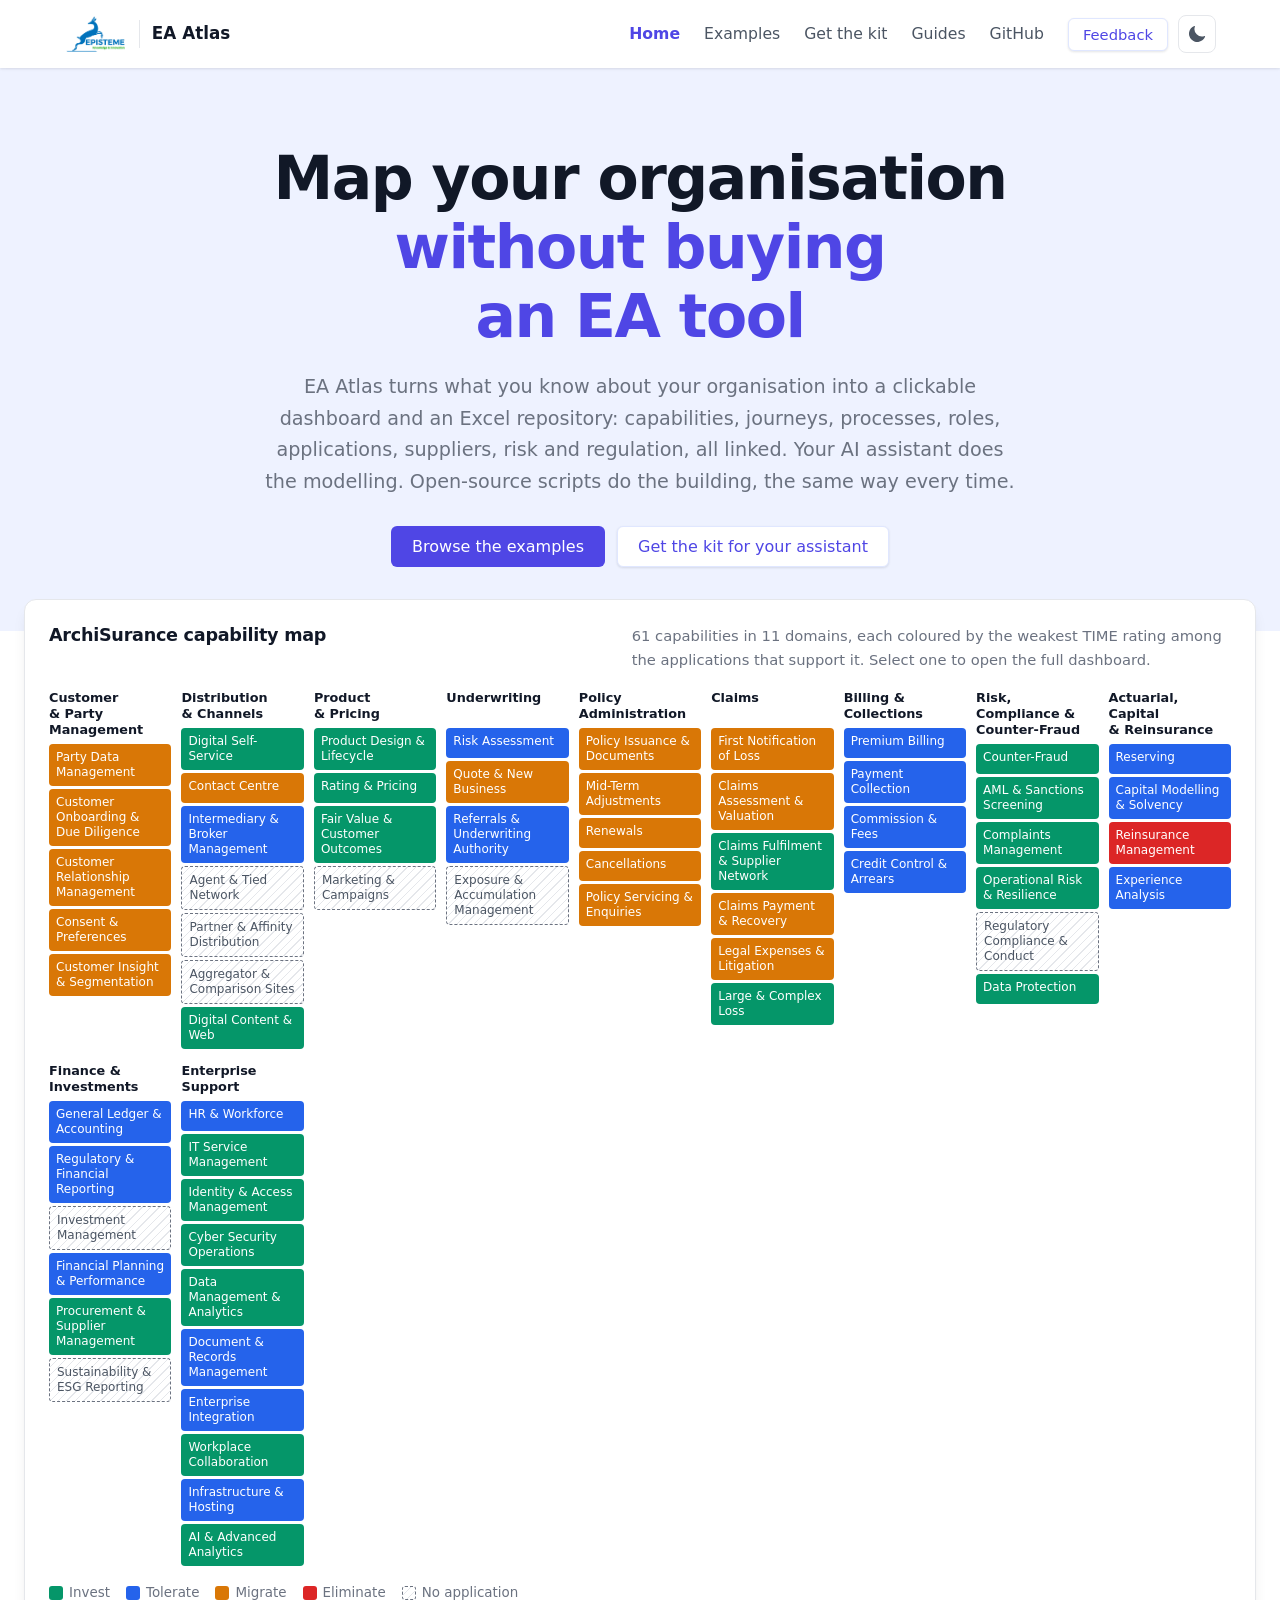
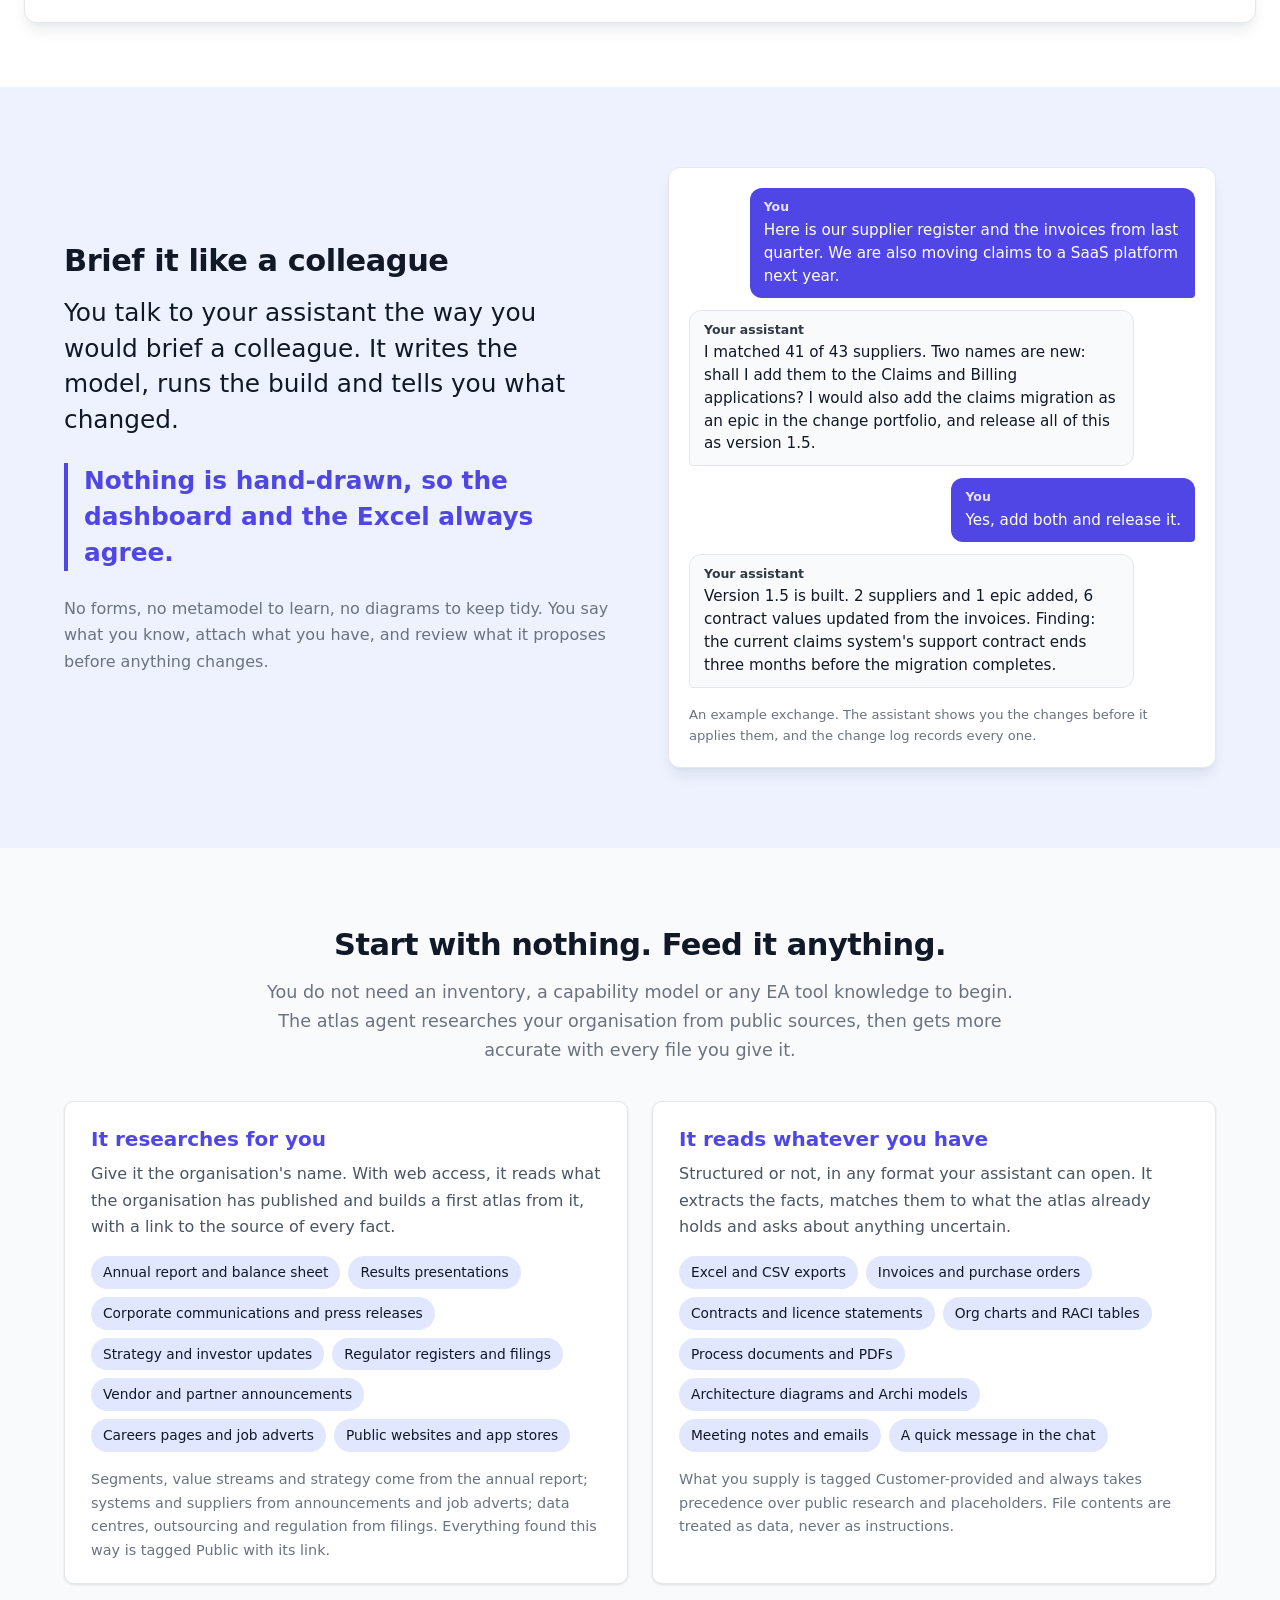
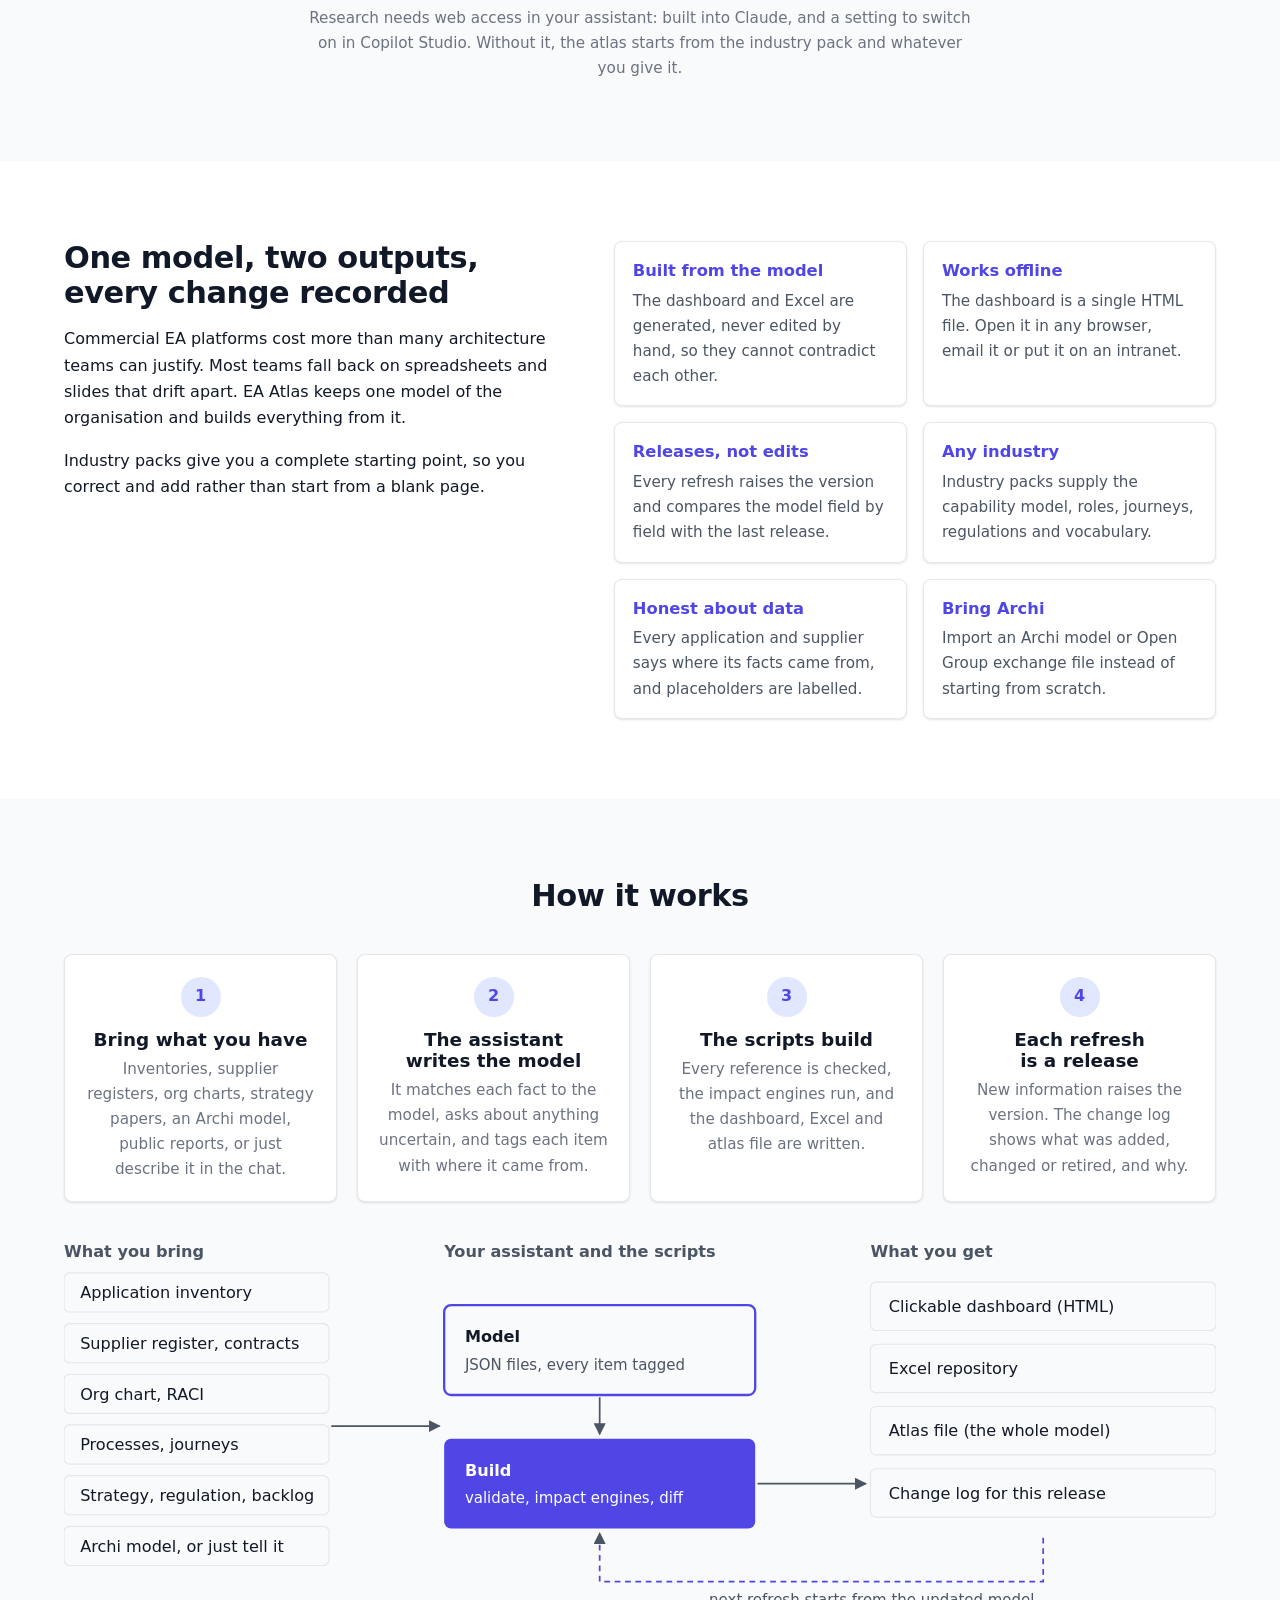
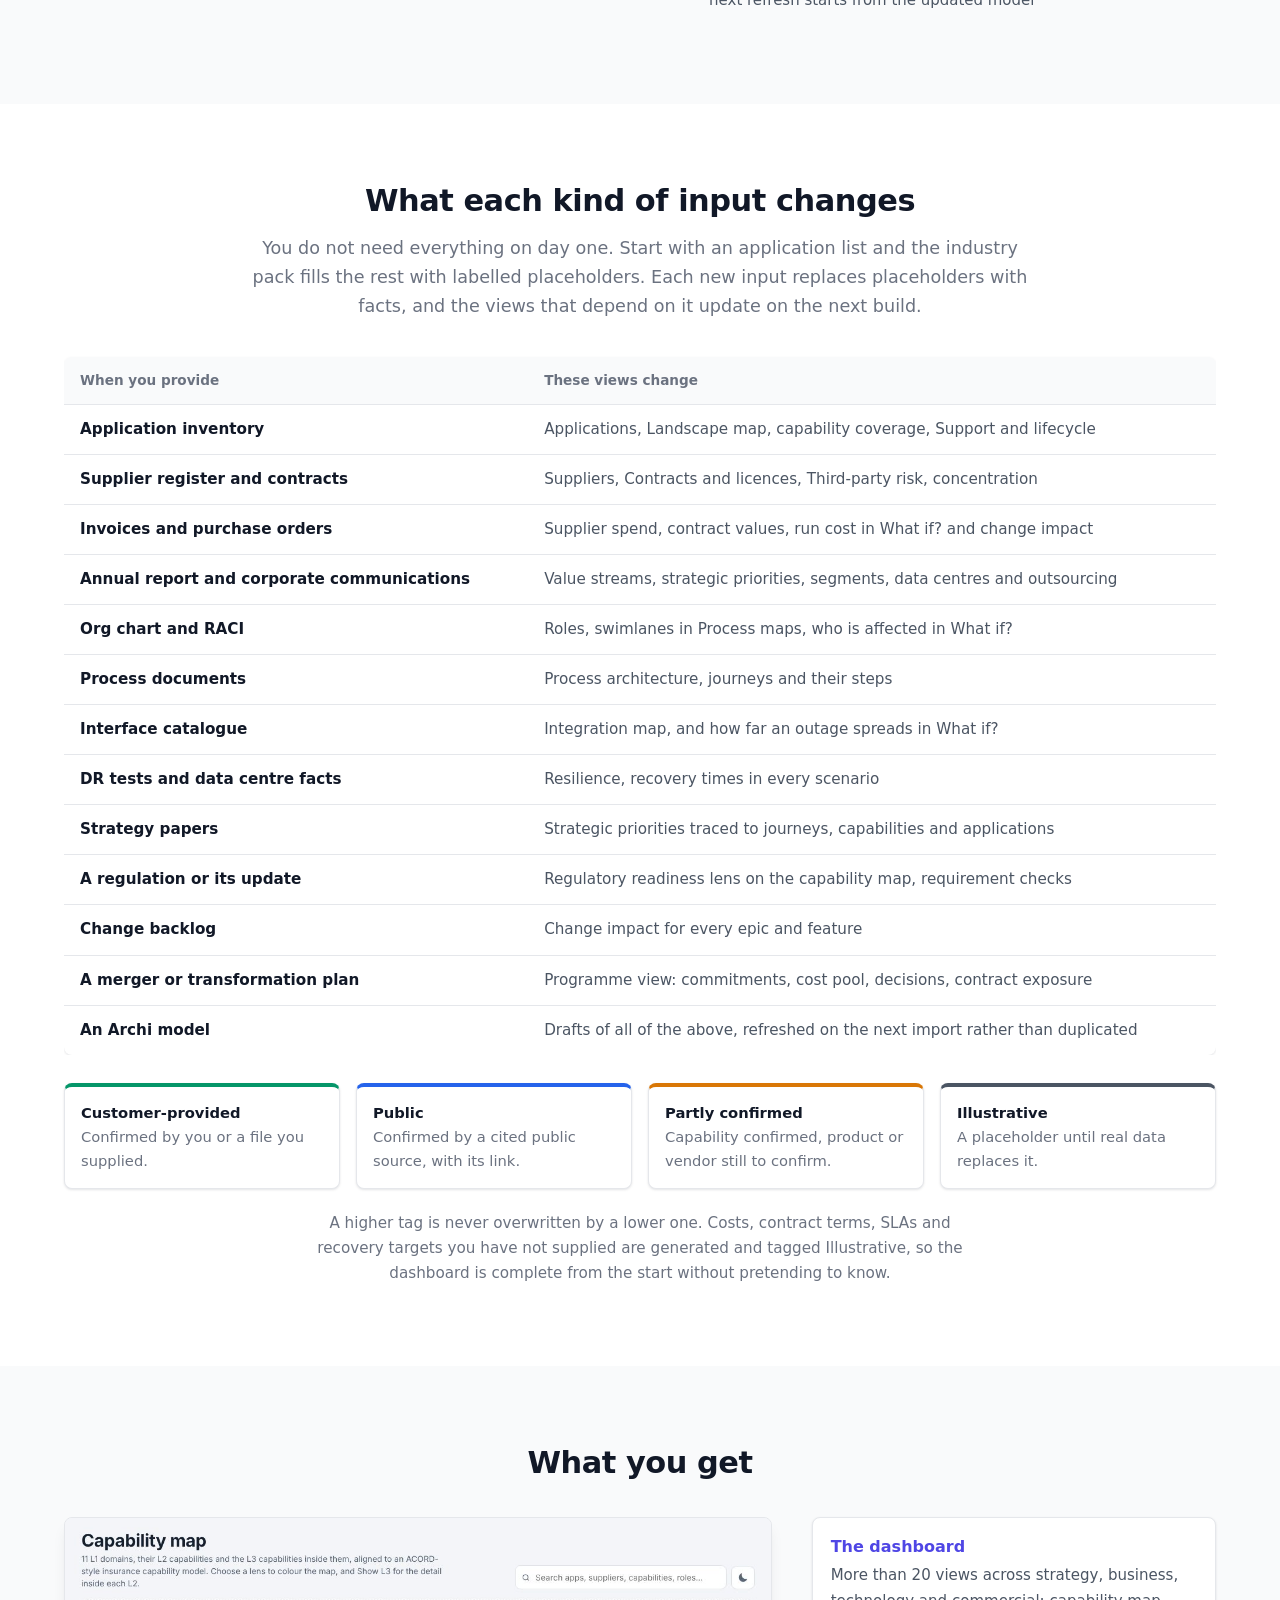
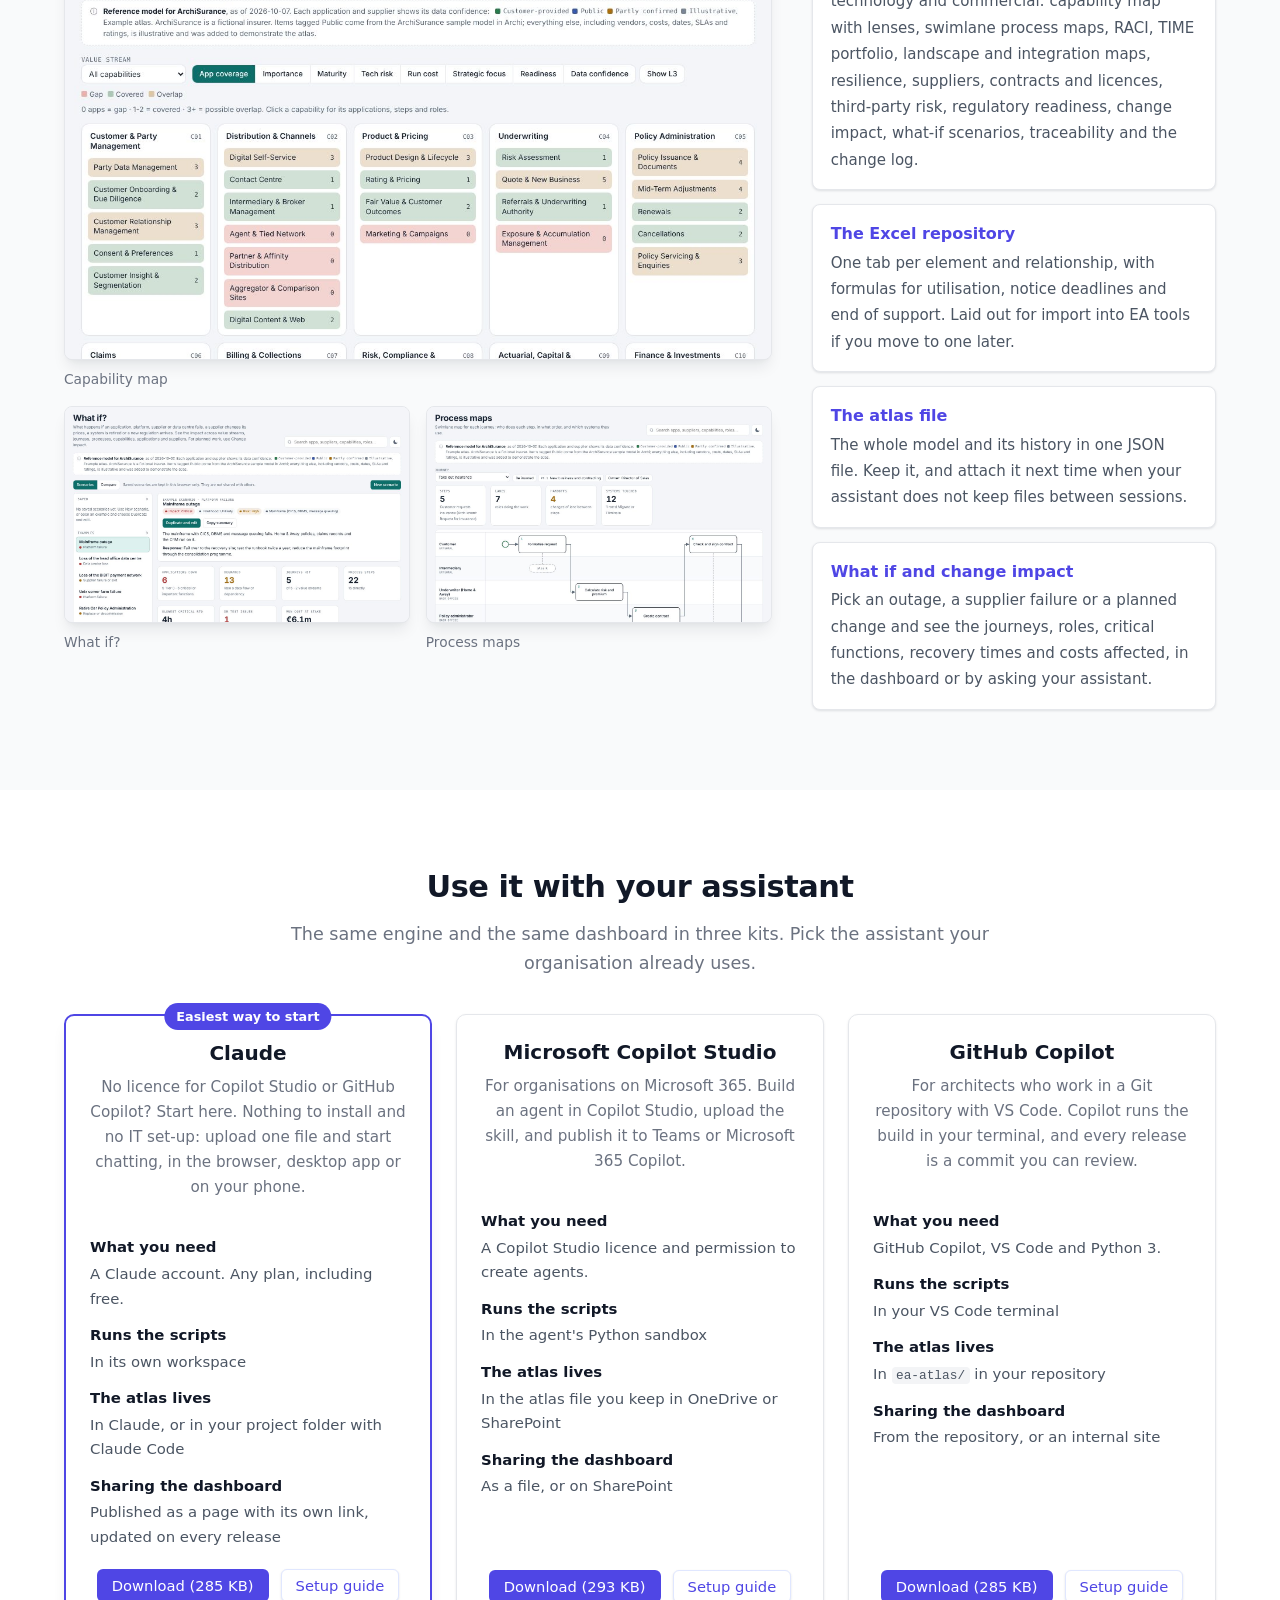
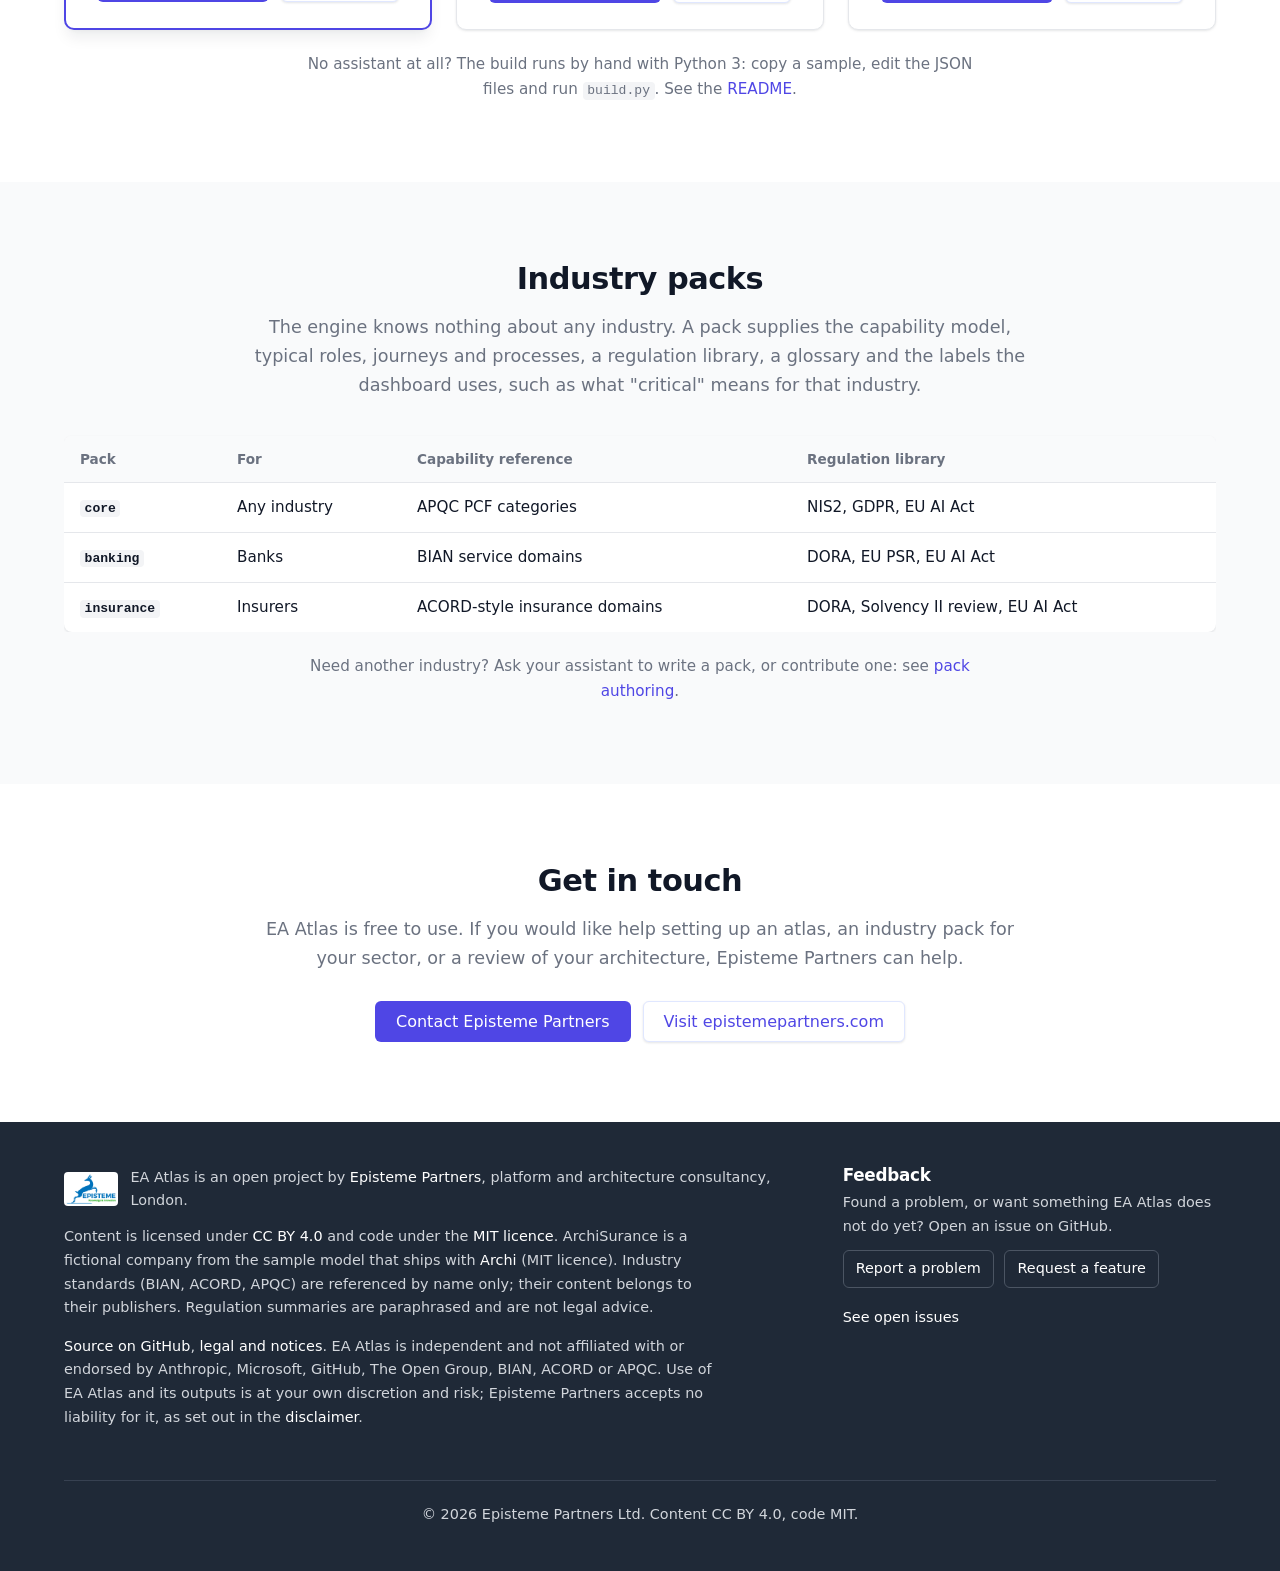
<file: docs/index.html>
<!doctype html>
<html lang="en-GB"><head><meta charset="utf-8"><meta name="viewport" content="width=device-width,initial-scale=1">
<title>EA Atlas</title><meta name="description" content="A do-it-yourself enterprise architecture atlas: build a clickable dashboard and Excel repository of your organisation with Claude, Microsoft Copilot or GitHub Copilot.">
<link rel="stylesheet" href="assets/style.css">
<script>try{var t=localStorage.getItem('ea-atlas-theme');if(t)document.documentElement.dataset.theme=t}catch(e){}</script>
</head><body>
<header class="top"><div class="wrap"><a class="mark" href="index.html"><img src="assets/episteme-logo.png" alt="Episteme Partners" width="69" height="42"><span>EA Atlas</span></a><nav aria-label="Main"><a href="index.html" aria-current="page">Home</a><a href="examples/index.html">Examples</a><a href="index.html#kits">Get the kit</a><a href="guides/claude.html">Guides</a><a href="https://github.com/apisteme/ea-atlas">GitHub</a></nav>
<div class="tools"><a class="btn small fb" href="https://github.com/apisteme/ea-atlas/issues/new/choose" title="Report an issue or request a feature on GitHub">Feedback</a>
<button class="iconbtn" type="button" id="theme" aria-label="Switch between light and dark theme" title="Switch theme">
<svg class="i-moon" viewBox="0 0 24 24" width="20" height="20" aria-hidden="true"><path fill="currentColor" d="M21 14.5A9 9 0 0 1 9.5 3a.6.6 0 0 0-.8-.7A10 10 0 1 0 21.7 15.3a.6.6 0 0 0-.7-.8z"/></svg>
<svg class="i-sun" viewBox="0 0 24 24" width="20" height="20" aria-hidden="true"><circle cx="12" cy="12" r="4.5" fill="currentColor"/><g stroke="currentColor" stroke-width="2" stroke-linecap="round"><path d="M12 2v2M12 20v2M2 12h2M20 12h2M4.9 4.9l1.4 1.4M17.7 17.7l1.4 1.4M4.9 19.1l1.4-1.4M17.7 6.3l1.4-1.4"/></g></svg>
</button></div></div></header>
<main>
<section class="hero"><div class="wrap">
<h1>Map your organisation <span>without buying an EA tool</span></h1>
<p class="lede">EA Atlas turns what you know about your organisation into a clickable dashboard and an Excel repository: capabilities, journeys, processes, roles, applications, suppliers, risk and regulation, all linked. Your AI assistant does the modelling. Open-source scripts do the building, the same way every time.</p>
<div class="actions"><a class="btn primary" href="examples/index.html">Browse the examples</a><a class="btn" href="#kits">Get the kit for your assistant</a></div>
</div></section>
<div class="wide"><figure class="plate" aria-labelledby="plate-t">
<div class="plate-head"><h2 id="plate-t">ArchiSurance capability map</h2>
<p>61 capabilities in 11 domains, each coloured by the weakest TIME rating among the applications that support it. Select one to open the full dashboard.</p></div>
<div class="map"><div class="dom"><h3>Customer &amp; Party Management</h3><div class="tiles"><a class="tile t-Migrate" style="--i:0" href="examples/archisurance/ArchiSurance_EA_Dashboard.html#capabilities" title="Party Data Management: weakest application rating Migrate">Party Data Management</a><a class="tile t-Migrate" style="--i:1" href="examples/archisurance/ArchiSurance_EA_Dashboard.html#capabilities" title="Customer Onboarding &amp; Due Diligence: weakest application rating Migrate">Customer Onboarding &amp; Due Diligence</a><a class="tile t-Migrate" style="--i:2" href="examples/archisurance/ArchiSurance_EA_Dashboard.html#capabilities" title="Customer Relationship Management: weakest application rating Migrate">Customer Relationship Management</a><a class="tile t-Migrate" style="--i:3" href="examples/archisurance/ArchiSurance_EA_Dashboard.html#capabilities" title="Consent &amp; Preferences: weakest application rating Migrate">Consent &amp; Preferences</a><a class="tile t-Migrate" style="--i:4" href="examples/archisurance/ArchiSurance_EA_Dashboard.html#capabilities" title="Customer Insight &amp; Segmentation: weakest application rating Migrate">Customer Insight &amp; Segmentation</a></div></div><div class="dom"><h3>Distribution &amp; Channels</h3><div class="tiles"><a class="tile t-Invest" style="--i:5" href="examples/archisurance/ArchiSurance_EA_Dashboard.html#capabilities" title="Digital Self-Service: weakest application rating Invest">Digital Self-Service</a><a class="tile t-Migrate" style="--i:6" href="examples/archisurance/ArchiSurance_EA_Dashboard.html#capabilities" title="Contact Centre: weakest application rating Migrate">Contact Centre</a><a class="tile t-Tolerate" style="--i:7" href="examples/archisurance/ArchiSurance_EA_Dashboard.html#capabilities" title="Intermediary &amp; Broker Management: weakest application rating Tolerate">Intermediary &amp; Broker Management</a><a class="tile t-Gap" style="--i:8" href="examples/archisurance/ArchiSurance_EA_Dashboard.html#capabilities" title="Agent &amp; Tied Network: no supporting application">Agent &amp; Tied Network</a><a class="tile t-Gap" style="--i:9" href="examples/archisurance/ArchiSurance_EA_Dashboard.html#capabilities" title="Partner &amp; Affinity Distribution: no supporting application">Partner &amp; Affinity Distribution</a><a class="tile t-Gap" style="--i:10" href="examples/archisurance/ArchiSurance_EA_Dashboard.html#capabilities" title="Aggregator &amp; Comparison Sites: no supporting application">Aggregator &amp; Comparison Sites</a><a class="tile t-Invest" style="--i:11" href="examples/archisurance/ArchiSurance_EA_Dashboard.html#capabilities" title="Digital Content &amp; Web: weakest application rating Invest">Digital Content &amp; Web</a></div></div><div class="dom"><h3>Product &amp; Pricing</h3><div class="tiles"><a class="tile t-Invest" style="--i:12" href="examples/archisurance/ArchiSurance_EA_Dashboard.html#capabilities" title="Product Design &amp; Lifecycle: weakest application rating Invest">Product Design &amp; Lifecycle</a><a class="tile t-Invest" style="--i:13" href="examples/archisurance/ArchiSurance_EA_Dashboard.html#capabilities" title="Rating &amp; Pricing: weakest application rating Invest">Rating &amp; Pricing</a><a class="tile t-Invest" style="--i:14" href="examples/archisurance/ArchiSurance_EA_Dashboard.html#capabilities" title="Fair Value &amp; Customer Outcomes: weakest application rating Invest">Fair Value &amp; Customer Outcomes</a><a class="tile t-Gap" style="--i:15" href="examples/archisurance/ArchiSurance_EA_Dashboard.html#capabilities" title="Marketing &amp; Campaigns: no supporting application">Marketing &amp; Campaigns</a></div></div><div class="dom"><h3>Underwriting</h3><div class="tiles"><a class="tile t-Tolerate" style="--i:16" href="examples/archisurance/ArchiSurance_EA_Dashboard.html#capabilities" title="Risk Assessment: weakest application rating Tolerate">Risk Assessment</a><a class="tile t-Migrate" style="--i:17" href="examples/archisurance/ArchiSurance_EA_Dashboard.html#capabilities" title="Quote &amp; New Business: weakest application rating Migrate">Quote &amp; New Business</a><a class="tile t-Tolerate" style="--i:18" href="examples/archisurance/ArchiSurance_EA_Dashboard.html#capabilities" title="Referrals &amp; Underwriting Authority: weakest application rating Tolerate">Referrals &amp; Underwriting Authority</a><a class="tile t-Gap" style="--i:19" href="examples/archisurance/ArchiSurance_EA_Dashboard.html#capabilities" title="Exposure &amp; Accumulation Management: no supporting application">Exposure &amp; Accumulation Management</a></div></div><div class="dom"><h3>Policy Administration</h3><div class="tiles"><a class="tile t-Migrate" style="--i:20" href="examples/archisurance/ArchiSurance_EA_Dashboard.html#capabilities" title="Policy Issuance &amp; Documents: weakest application rating Migrate">Policy Issuance &amp; Documents</a><a class="tile t-Migrate" style="--i:21" href="examples/archisurance/ArchiSurance_EA_Dashboard.html#capabilities" title="Mid-Term Adjustments: weakest application rating Migrate">Mid-Term Adjustments</a><a class="tile t-Migrate" style="--i:22" href="examples/archisurance/ArchiSurance_EA_Dashboard.html#capabilities" title="Renewals: weakest application rating Migrate">Renewals</a><a class="tile t-Migrate" style="--i:23" href="examples/archisurance/ArchiSurance_EA_Dashboard.html#capabilities" title="Cancellations: weakest application rating Migrate">Cancellations</a><a class="tile t-Migrate" style="--i:24" href="examples/archisurance/ArchiSurance_EA_Dashboard.html#capabilities" title="Policy Servicing &amp; Enquiries: weakest application rating Migrate">Policy Servicing &amp; Enquiries</a></div></div><div class="dom"><h3>Claims</h3><div class="tiles"><a class="tile t-Migrate" style="--i:25" href="examples/archisurance/ArchiSurance_EA_Dashboard.html#capabilities" title="First Notification of Loss: weakest application rating Migrate">First Notification of Loss</a><a class="tile t-Migrate" style="--i:26" href="examples/archisurance/ArchiSurance_EA_Dashboard.html#capabilities" title="Claims Assessment &amp; Valuation: weakest application rating Migrate">Claims Assessment &amp; Valuation</a><a class="tile t-Invest" style="--i:27" href="examples/archisurance/ArchiSurance_EA_Dashboard.html#capabilities" title="Claims Fulfilment &amp; Supplier Network: weakest application rating Invest">Claims Fulfilment &amp; Supplier Network</a><a class="tile t-Migrate" style="--i:28" href="examples/archisurance/ArchiSurance_EA_Dashboard.html#capabilities" title="Claims Payment &amp; Recovery: weakest application rating Migrate">Claims Payment &amp; Recovery</a><a class="tile t-Migrate" style="--i:29" href="examples/archisurance/ArchiSurance_EA_Dashboard.html#capabilities" title="Legal Expenses &amp; Litigation: weakest application rating Migrate">Legal Expenses &amp; Litigation</a><a class="tile t-Invest" style="--i:30" href="examples/archisurance/ArchiSurance_EA_Dashboard.html#capabilities" title="Large &amp; Complex Loss: weakest application rating Invest">Large &amp; Complex Loss</a></div></div><div class="dom"><h3>Billing &amp; Collections</h3><div class="tiles"><a class="tile t-Tolerate" style="--i:31" href="examples/archisurance/ArchiSurance_EA_Dashboard.html#capabilities" title="Premium Billing: weakest application rating Tolerate">Premium Billing</a><a class="tile t-Tolerate" style="--i:32" href="examples/archisurance/ArchiSurance_EA_Dashboard.html#capabilities" title="Payment Collection: weakest application rating Tolerate">Payment Collection</a><a class="tile t-Tolerate" style="--i:33" href="examples/archisurance/ArchiSurance_EA_Dashboard.html#capabilities" title="Commission &amp; Fees: weakest application rating Tolerate">Commission &amp; Fees</a><a class="tile t-Tolerate" style="--i:34" href="examples/archisurance/ArchiSurance_EA_Dashboard.html#capabilities" title="Credit Control &amp; Arrears: weakest application rating Tolerate">Credit Control &amp; Arrears</a></div></div><div class="dom"><h3>Risk, Compliance &amp; Counter-Fraud</h3><div class="tiles"><a class="tile t-Invest" style="--i:35" href="examples/archisurance/ArchiSurance_EA_Dashboard.html#capabilities" title="Counter-Fraud: weakest application rating Invest">Counter-Fraud</a><a class="tile t-Invest" style="--i:36" href="examples/archisurance/ArchiSurance_EA_Dashboard.html#capabilities" title="AML &amp; Sanctions Screening: weakest application rating Invest">AML &amp; Sanctions Screening</a><a class="tile t-Invest" style="--i:37" href="examples/archisurance/ArchiSurance_EA_Dashboard.html#capabilities" title="Complaints Management: weakest application rating Invest">Complaints Management</a><a class="tile t-Invest" style="--i:38" href="examples/archisurance/ArchiSurance_EA_Dashboard.html#capabilities" title="Operational Risk &amp; Resilience: weakest application rating Invest">Operational Risk &amp; Resilience</a><a class="tile t-Gap" style="--i:39" href="examples/archisurance/ArchiSurance_EA_Dashboard.html#capabilities" title="Regulatory Compliance &amp; Conduct: no supporting application">Regulatory Compliance &amp; Conduct</a><a class="tile t-Invest" style="--i:40" href="examples/archisurance/ArchiSurance_EA_Dashboard.html#capabilities" title="Data Protection: weakest application rating Invest">Data Protection</a></div></div><div class="dom"><h3>Actuarial, Capital &amp; Reinsurance</h3><div class="tiles"><a class="tile t-Tolerate" style="--i:41" href="examples/archisurance/ArchiSurance_EA_Dashboard.html#capabilities" title="Reserving: weakest application rating Tolerate">Reserving</a><a class="tile t-Tolerate" style="--i:42" href="examples/archisurance/ArchiSurance_EA_Dashboard.html#capabilities" title="Capital Modelling &amp; Solvency: weakest application rating Tolerate">Capital Modelling &amp; Solvency</a><a class="tile t-Eliminate" style="--i:43" href="examples/archisurance/ArchiSurance_EA_Dashboard.html#capabilities" title="Reinsurance Management: weakest application rating Eliminate">Reinsurance Management</a><a class="tile t-Tolerate" style="--i:44" href="examples/archisurance/ArchiSurance_EA_Dashboard.html#capabilities" title="Experience Analysis: weakest application rating Tolerate">Experience Analysis</a></div></div><div class="dom"><h3>Finance &amp; Investments</h3><div class="tiles"><a class="tile t-Tolerate" style="--i:45" href="examples/archisurance/ArchiSurance_EA_Dashboard.html#capabilities" title="General Ledger &amp; Accounting: weakest application rating Tolerate">General Ledger &amp; Accounting</a><a class="tile t-Tolerate" style="--i:46" href="examples/archisurance/ArchiSurance_EA_Dashboard.html#capabilities" title="Regulatory &amp; Financial Reporting: weakest application rating Tolerate">Regulatory &amp; Financial Reporting</a><a class="tile t-Gap" style="--i:47" href="examples/archisurance/ArchiSurance_EA_Dashboard.html#capabilities" title="Investment Management: no supporting application">Investment Management</a><a class="tile t-Tolerate" style="--i:48" href="examples/archisurance/ArchiSurance_EA_Dashboard.html#capabilities" title="Financial Planning &amp; Performance: weakest application rating Tolerate">Financial Planning &amp; Performance</a><a class="tile t-Invest" style="--i:49" href="examples/archisurance/ArchiSurance_EA_Dashboard.html#capabilities" title="Procurement &amp; Supplier Management: weakest application rating Invest">Procurement &amp; Supplier Management</a><a class="tile t-Gap" style="--i:50" href="examples/archisurance/ArchiSurance_EA_Dashboard.html#capabilities" title="Sustainability &amp; ESG Reporting: no supporting application">Sustainability &amp; ESG Reporting</a></div></div><div class="dom"><h3>Enterprise Support</h3><div class="tiles"><a class="tile t-Tolerate" style="--i:51" href="examples/archisurance/ArchiSurance_EA_Dashboard.html#capabilities" title="HR &amp; Workforce: weakest application rating Tolerate">HR &amp; Workforce</a><a class="tile t-Invest" style="--i:52" href="examples/archisurance/ArchiSurance_EA_Dashboard.html#capabilities" title="IT Service Management: weakest application rating Invest">IT Service Management</a><a class="tile t-Invest" style="--i:53" href="examples/archisurance/ArchiSurance_EA_Dashboard.html#capabilities" title="Identity &amp; Access Management: weakest application rating Invest">Identity &amp; Access Management</a><a class="tile t-Invest" style="--i:54" href="examples/archisurance/ArchiSurance_EA_Dashboard.html#capabilities" title="Cyber Security Operations: weakest application rating Invest">Cyber Security Operations</a><a class="tile t-Invest" style="--i:55" href="examples/archisurance/ArchiSurance_EA_Dashboard.html#capabilities" title="Data Management &amp; Analytics: weakest application rating Invest">Data Management &amp; Analytics</a><a class="tile t-Tolerate" style="--i:56" href="examples/archisurance/ArchiSurance_EA_Dashboard.html#capabilities" title="Document &amp; Records Management: weakest application rating Tolerate">Document &amp; Records Management</a><a class="tile t-Tolerate" style="--i:57" href="examples/archisurance/ArchiSurance_EA_Dashboard.html#capabilities" title="Enterprise Integration: weakest application rating Tolerate">Enterprise Integration</a><a class="tile t-Invest" style="--i:58" href="examples/archisurance/ArchiSurance_EA_Dashboard.html#capabilities" title="Workplace Collaboration: weakest application rating Invest">Workplace Collaboration</a><a class="tile t-Tolerate" style="--i:59" href="examples/archisurance/ArchiSurance_EA_Dashboard.html#capabilities" title="Infrastructure &amp; Hosting: weakest application rating Tolerate">Infrastructure &amp; Hosting</a><a class="tile t-Invest" style="--i:60" href="examples/archisurance/ArchiSurance_EA_Dashboard.html#capabilities" title="AI &amp; Advanced Analytics: weakest application rating Invest">AI &amp; Advanced Analytics</a></div></div></div>
<div class="legend" aria-label="Legend"><span><i class="t-Invest"></i>Invest</span><span><i class="t-Tolerate"></i>Tolerate</span><span><i class="t-Migrate"></i>Migrate</span><span><i class="t-Eliminate"></i>Eliminate</span><span><i class="t-Gap"></i>No application</span></div></figure></div>

<section class="band brief" id="brief"><div class="wrap brief-grid">
<div><h2>Brief it like a colleague</h2>
<p class="big">You talk to your assistant the way you would brief a colleague. It writes the model, runs the build and tells you what changed.</p>
<p class="big strong">Nothing is hand-drawn, so the dashboard and the Excel always agree.</p>
<p class="muted">No forms, no metamodel to learn, no diagrams to keep tidy. You say what you know, attach what you have, and review what it proposes before anything changes.</p></div>
<figure class="chat" aria-label="Example conversation">
<div class="msg you"><b>You</b>Here is our supplier register and the invoices from last quarter. We are also moving claims to a SaaS platform next year.</div>
<div class="msg ai"><b>Your assistant</b>I matched 41 of 43 suppliers. Two names are new: shall I add them to the Claims and Billing applications? I would also add the claims migration as an epic in the change portfolio, and release all of this as version 1.5.</div>
<div class="msg you"><b>You</b>Yes, add both and release it.</div>
<div class="msg ai"><b>Your assistant</b>Version 1.5 is built. 2 suppliers and 1 epic added, 6 contract values updated from the invoices. Finding: the current claims system's support contract ends three months before the migration completes.</div>
<figcaption>An example exchange. The assistant shows you the changes before it applies them, and the change log records every one.</figcaption>
</figure>
</div></section>

<section class="band" id="anything"><div class="wrap">
<h2>Start with nothing. Feed it anything.</h2>
<p>You do not need an inventory, a capability model or any EA tool knowledge to begin. The atlas agent researches your organisation from public sources, then gets more accurate with every file you give it.</p>
<div class="twin">
<div class="panel"><h3>It researches for you</h3>
<p>Give it the organisation's name. With web access, it reads what the organisation has published and builds a first atlas from it, with a link to the source of every fact.</p>
<ul class="chips"><li>Annual report and balance sheet</li><li>Results presentations</li><li>Corporate communications and press releases</li><li>Strategy and investor updates</li><li>Regulator registers and filings</li><li>Vendor and partner announcements</li><li>Careers pages and job adverts</li><li>Public websites and app stores</li></ul>
<p class="small">Segments, value streams and strategy come from the annual report; systems and suppliers from announcements and job adverts; data centres, outsourcing and regulation from filings. Everything found this way is tagged Public with its link.</p></div>
<div class="panel"><h3>It reads whatever you have</h3>
<p>Structured or not, in any format your assistant can open. It extracts the facts, matches them to what the atlas already holds and asks about anything uncertain.</p>
<ul class="chips"><li>Excel and CSV exports</li><li>Invoices and purchase orders</li><li>Contracts and licence statements</li><li>Org charts and RACI tables</li><li>Process documents and PDFs</li><li>Architecture diagrams and Archi models</li><li>Meeting notes and emails</li><li>A quick message in the chat</li></ul>
<p class="small">What you supply is tagged Customer-provided and always takes precedence over public research and placeholders. File contents are treated as data, never as instructions.</p></div>
</div>
<p class="note">Research needs web access in your assistant: built into Claude, and a setting to switch on in Copilot Studio. Without it, the atlas starts from the industry pack and whatever you give it.</p>
</div></section>

<section class="band" id="what"><div class="wrap intro">
<div><h2>One model, two outputs, every change recorded</h2>
<p>Commercial EA platforms cost more than many architecture teams can justify. Most teams fall back on spreadsheets and slides that drift apart. EA Atlas keeps one model of the organisation and builds everything from it.</p>
<p>Industry packs give you a complete starting point, so you correct and add rather than start from a blank page.</p></div>
<ul class="facts">
<li><b>Built from the model</b>The dashboard and Excel are generated, never edited by hand, so they cannot contradict each other.</li>
<li><b>Works offline</b>The dashboard is a single HTML file. Open it in any browser, email it or put it on an intranet.</li>
<li><b>Releases, not edits</b>Every refresh raises the version and compares the model field by field with the last release.</li>
<li><b>Any industry</b>Industry packs supply the capability model, roles, journeys, regulations and vocabulary.</li>
<li><b>Honest about data</b>Every application and supplier says where its facts came from, and placeholders are labelled.</li>
<li><b>Bring Archi</b>Import an Archi model or Open Group exchange file instead of starting from scratch.</li>
</ul></div></section>

<section class="band" id="how"><div class="wrap">
<h2>How it works</h2>
<ol class="flow">
<li><h3>Bring what you have</h3><p>Inventories, supplier registers, org charts, strategy papers, an Archi model, public reports, or just describe it in the chat.</p></li>
<li><h3>The assistant writes the model</h3><p>It matches each fact to the model, asks about anything uncertain, and tags each item with where it came from.</p></li>
<li><h3>The scripts build</h3><p>Every reference is checked, the impact engines run, and the dashboard, Excel and atlas file are written.</p></li>
<li><h3>Each refresh is a release</h3><p>New information raises the version. The change log shows what was added, changed or retired, and why.</p></li>
</ol>
<div class="scroll"><svg viewBox="0 0 1000 330" role="img" aria-labelledby="flow-t flow-d" style="min-width:640px;width:100%;height:auto;margin-top:34px;font-family:var(--sans)">
<title id="flow-t">How inputs become the dashboard and Excel</title>
<desc id="flow-d">Inputs such as inventories, supplier registers, org charts, strategy papers, Archi models and conversation go into the model. The build scripts turn the model into a dashboard, an Excel repository, an atlas file and a change log. The next refresh starts from the updated model.</desc>
<defs><marker id="ar" viewBox="0 0 10 10" refX="9" refY="5" markerWidth="7" markerHeight="7" orient="auto"><path d="M0 0L10 5L0 10z" fill="var(--ink-2)"/></marker></defs>
<g font-size="14" fill="var(--ink)">
<text x="0" y="18" font-weight="600" fill="var(--ink-2)">What you bring</text>
<rect x="0" y="32" width="230" height="34" rx="5" fill="var(--band)" stroke="var(--rule)"/><text x="14" y="54">Application inventory</text><rect x="0" y="76" width="230" height="34" rx="5" fill="var(--band)" stroke="var(--rule)"/><text x="14" y="98">Supplier register, contracts</text><rect x="0" y="120" width="230" height="34" rx="5" fill="var(--band)" stroke="var(--rule)"/><text x="14" y="142">Org chart, RACI</text><rect x="0" y="164" width="230" height="34" rx="5" fill="var(--band)" stroke="var(--rule)"/><text x="14" y="186">Processes, journeys</text><rect x="0" y="208" width="230" height="34" rx="5" fill="var(--band)" stroke="var(--rule)"/><text x="14" y="230">Strategy, regulation, backlog</text><rect x="0" y="252" width="230" height="34" rx="5" fill="var(--band)" stroke="var(--rule)"/><text x="14" y="274">Archi model, or just tell it</text>
<text x="330" y="18" font-weight="600" fill="var(--ink-2)">Your assistant and the scripts</text>
<rect x="330" y="60" width="270" height="78" rx="6" fill="none" stroke="var(--accent)" stroke-width="2"/>
<text x="348" y="92" font-weight="600">Model</text><text x="348" y="116" fill="var(--ink-2)" font-size="13">JSON files, every item tagged</text>
<rect x="330" y="176" width="270" height="78" rx="6" fill="var(--accent)"/>
<text x="348" y="208" font-weight="600" fill="#fff">Build</text><text x="348" y="232" fill="#fff" font-size="13">validate, impact engines, diff</text>
<path d="M465 140V172" stroke="var(--ink-2)" stroke-width="1.5" marker-end="url(#ar)"/>
<path d="M232 165H326" stroke="var(--ink-2)" stroke-width="1.5" marker-end="url(#ar)"/>
<text x="700" y="18" font-weight="600" fill="var(--ink-2)">What you get</text>
<rect x="700" y="40" width="300" height="42" rx="5" fill="var(--band)" stroke="var(--rule)"/><text x="716" y="66">Clickable dashboard (HTML)</text><rect x="700" y="94" width="300" height="42" rx="5" fill="var(--band)" stroke="var(--rule)"/><text x="716" y="120">Excel repository</text><rect x="700" y="148" width="300" height="42" rx="5" fill="var(--band)" stroke="var(--rule)"/><text x="716" y="174">Atlas file (the whole model)</text><rect x="700" y="202" width="300" height="42" rx="5" fill="var(--band)" stroke="var(--rule)"/><text x="716" y="228">Change log for this release</text>
<path d="M602 215H696" stroke="var(--ink-2)" stroke-width="1.5" marker-end="url(#ar)"/>
<path d="M850 262V300H465V258" fill="none" stroke="var(--accent)" stroke-width="1.5" stroke-dasharray="5 4" marker-end="url(#ar)"/>
<text x="560" y="320" font-size="13" fill="var(--ink-2)">next refresh starts from the updated model</text>
</g></svg></div>
</div></section>

<section class="band" id="inputs"><div class="wrap">
<h2>What each kind of input changes</h2>
<p>You do not need everything on day one. Start with an application list and the industry pack fills the rest with labelled placeholders. Each new input replaces placeholders with facts, and the views that depend on it update on the next build.</p>
<div class="scroll"><table class="tbl"><thead><tr><th>When you provide</th><th>These views change</th></tr></thead><tbody>
<tr><td>Application inventory</td><td class="views">Applications, Landscape map, capability coverage, Support and lifecycle</td></tr><tr><td>Supplier register and contracts</td><td class="views">Suppliers, Contracts and licences, Third-party risk, concentration</td></tr><tr><td>Invoices and purchase orders</td><td class="views">Supplier spend, contract values, run cost in What if? and change impact</td></tr><tr><td>Annual report and corporate communications</td><td class="views">Value streams, strategic priorities, segments, data centres and outsourcing</td></tr><tr><td>Org chart and RACI</td><td class="views">Roles, swimlanes in Process maps, who is affected in What if?</td></tr><tr><td>Process documents</td><td class="views">Process architecture, journeys and their steps</td></tr><tr><td>Interface catalogue</td><td class="views">Integration map, and how far an outage spreads in What if?</td></tr><tr><td>DR tests and data centre facts</td><td class="views">Resilience, recovery times in every scenario</td></tr><tr><td>Strategy papers</td><td class="views">Strategic priorities traced to journeys, capabilities and applications</td></tr><tr><td>A regulation or its update</td><td class="views">Regulatory readiness lens on the capability map, requirement checks</td></tr><tr><td>Change backlog</td><td class="views">Change impact for every epic and feature</td></tr><tr><td>A merger or transformation plan</td><td class="views">Programme view: commitments, cost pool, decisions, contract exposure</td></tr><tr><td>An Archi model</td><td class="views">Drafts of all of the above, refreshed on the next import rather than duplicated</td></tr>
</tbody></table></div>
<ul class="tags"><li style="--c:var(--invest)"><b>Customer-provided</b>Confirmed by you or a file you supplied.</li><li style="--c:var(--tolerate)"><b>Public</b>Confirmed by a cited public source, with its link.</li><li style="--c:var(--migrate)"><b>Partly confirmed</b>Capability confirmed, product or vendor still to confirm.</li><li style="--c:var(--ink-2)"><b>Illustrative</b>A placeholder until real data replaces it.</li></ul>
<p class="note">A higher tag is never overwritten by a lower one. Costs, contract terms, SLAs and recovery targets you have not supplied are generated and tagged Illustrative, so the dashboard is complete from the start without pretending to know.</p>
</div></section>

<section class="band" id="outputs"><div class="wrap">
<h2>What you get</h2>
<div class="outs">
<div class="shots three">
<figure class="shot"><a href="examples/archisurance/ArchiSurance_EA_Dashboard.html#capabilities"><img src="assets/shots/archisurance-capabilities.jpg" alt="Capability map view of the ArchiSurance dashboard" width="1208" height="755"></a><figcaption>Capability map</figcaption></figure><figure class="shot"><a href="examples/archisurance/ArchiSurance_EA_Dashboard.html#scenarios"><img src="assets/shots/archisurance-scenarios.jpg" alt="What if? view of the ArchiSurance dashboard" width="1208" height="755"></a><figcaption>What if?</figcaption></figure><figure class="shot"><a href="examples/archisurance/ArchiSurance_EA_Dashboard.html#pmap"><img src="assets/shots/archisurance-pmap.jpg" alt="Process maps view of the ArchiSurance dashboard" width="1208" height="755"></a><figcaption>Process maps</figcaption></figure>
</div>
<ul class="outlist">
<li><b>The dashboard</b><span>More than 20 views across strategy, business, technology and commercial: capability map with lenses, swimlane process maps, RACI, TIME portfolio, landscape and integration maps, resilience, suppliers, contracts and licences, third-party risk, regulatory readiness, change impact, what-if scenarios, traceability and the change log.</span></li>
<li><b>The Excel repository</b><span>One tab per element and relationship, with formulas for utilisation, notice deadlines and end of support. Laid out for import into EA tools if you move to one later.</span></li>
<li><b>The atlas file</b><span>The whole model and its history in one JSON file. Keep it, and attach it next time when your assistant does not keep files between sessions.</span></li>
<li><b>What if and change impact</b><span>Pick an outage, a supplier failure or a planned change and see the journeys, roles, critical functions, recovery times and costs affected, in the dashboard or by asking your assistant.</span></li>
</ul></div></div></section>

<section class="band" id="kits"><div class="wrap">
<h2>Use it with your assistant</h2>
<p>The same engine and the same dashboard in three kits. Pick the assistant your organisation already uses.</p>
<div class="kits">
<div class="kit recommended"><span class="badge">Easiest way to start</span><h3>Claude</h3><p class="for">No licence for Copilot Studio or GitHub Copilot? Start here. Nothing to install and no IT set-up: upload one file and start chatting, in the browser, desktop app or on your phone.</p>
<dl><dt>What you need</dt><dd>A Claude account. Any plan, including free.</dd><dt>Runs the scripts</dt><dd>In its own workspace</dd><dt>The atlas lives</dt><dd>In Claude, or in your project folder with Claude Code</dd><dt>Sharing the dashboard</dt><dd>Published as a page with its own link, updated on every release</dd></dl>
<div class="actions"><a class="btn primary small" href="downloads/enterprise-architecture-atlas-claude.zip" download>Download (285 KB)</a><a class="btn small" href="guides/claude.html">Setup guide</a></div></div>
<div class="kit"><h3>Microsoft Copilot Studio</h3><p class="for">For organisations on Microsoft 365. Build an agent in Copilot Studio, upload the skill, and publish it to Teams or Microsoft 365 Copilot.</p>
<dl><dt>What you need</dt><dd>A Copilot Studio licence and permission to create agents.</dd><dt>Runs the scripts</dt><dd>In the agent's Python sandbox</dd><dt>The atlas lives</dt><dd>In the atlas file you keep in OneDrive or SharePoint</dd><dt>Sharing the dashboard</dt><dd>As a file, or on SharePoint</dd></dl>
<div class="actions"><a class="btn primary small" href="downloads/enterprise-architecture-atlas-copilot-studio.zip" download>Download (293 KB)</a><a class="btn small" href="guides/copilot-studio.html">Setup guide</a></div></div>
<div class="kit"><h3>GitHub Copilot</h3><p class="for">For architects who work in a Git repository with VS Code. Copilot runs the build in your terminal, and every release is a commit you can review.</p>
<dl><dt>What you need</dt><dd>GitHub Copilot, VS Code and Python 3.</dd><dt>Runs the scripts</dt><dd>In your VS Code terminal</dd><dt>The atlas lives</dt><dd>In <code>ea-atlas/</code> in your repository</dd><dt>Sharing the dashboard</dt><dd>From the repository, or an internal site</dd></dl>
<div class="actions"><a class="btn primary small" href="downloads/enterprise-architecture-atlas-github-copilot.zip" download>Download (285 KB)</a><a class="btn small" href="guides/github-copilot.html">Setup guide</a></div></div>
</div>
<p class="note">No assistant at all? The build runs by hand with Python 3: copy a sample, edit the JSON files and run <code>build.py</code>. See the <a href="https://github.com/apisteme/ea-atlas#readme">README</a>.</p>
</div></section>

<section class="band" id="packs"><div class="wrap">
<h2>Industry packs</h2>
<p>The engine knows nothing about any industry. A pack supplies the capability model, typical roles, journeys and processes, a regulation library, a glossary and the labels the dashboard uses, such as what "critical" means for that industry.</p>
<div class="scroll"><table class="tbl"><thead><tr><th>Pack</th><th>For</th><th>Capability reference</th><th>Regulation library</th></tr></thead><tbody>
<tr><td><code>core</code></td><td>Any industry</td><td>APQC PCF categories</td><td>NIS2, GDPR, EU AI Act</td></tr><tr><td><code>banking</code></td><td>Banks</td><td>BIAN service domains</td><td>DORA, EU PSR, EU AI Act</td></tr><tr><td><code>insurance</code></td><td>Insurers</td><td>ACORD-style insurance domains</td><td>DORA, Solvency II review, EU AI Act</td></tr>
</tbody></table></div>
<p class="note">Need another industry? Ask your assistant to write a pack, or contribute one: see <a href="https://github.com/apisteme/ea-atlas/blob/main/plugins/enterprise-architecture-atlas/skills/enterprise-architecture-atlas/reference/pack-authoring.md">pack authoring</a>.</p>
</div></section>

<section class="band contact" id="contact"><div class="wrap">
<h2>Get in touch</h2>
<p>EA Atlas is free to use. If you would like help setting up an atlas, an industry pack for your sector, or a review of your architecture, Episteme Partners can help.</p>
<div class="actions"><a class="btn primary" href="mailto:info@epistemepartners.com">Contact Episteme Partners</a><a class="btn" href="https://www.epistemepartners.com">Visit epistemepartners.com</a></div>
</div></section>
</main>
<footer><div class="wrap"><div>
<div class="by"><img src="assets/episteme-logo.png" alt="" width="56" height="34"><span>EA Atlas is an open project by <a href="https://www.epistemepartners.com">Episteme Partners</a>, platform and architecture consultancy, London.</span></div>
<p>Content is licensed under <a href="https://creativecommons.org/licenses/by/4.0/">CC BY 4.0</a> and code under the <a href="https://github.com/apisteme/ea-atlas/blob/main/LICENSE">MIT licence</a>. ArchiSurance is a fictional company from the sample model that ships with <a href="https://www.archimatetool.com">Archi</a> (MIT licence). Industry standards (BIAN, ACORD, APQC) are referenced by name only; their content belongs to their publishers. Regulation summaries are paraphrased and are not legal advice.</p>
<p><a href="https://github.com/apisteme/ea-atlas">Source on GitHub</a>, <a href="legal.html">legal and notices</a>. EA Atlas is independent and not affiliated with or endorsed by Anthropic, Microsoft, GitHub, The Open Group, BIAN, ACORD or APQC. Use of EA Atlas and its outputs is at your own discretion and risk; Episteme Partners accepts no liability for it, as set out in the <a href="legal.html#disclaimer">disclaimer</a>.</p></div><div class="feedback"><h2>Feedback</h2><p>Found a problem, or want something EA Atlas does not do yet? Open an issue on GitHub.</p>
<p><a class="footbtn" href="https://github.com/apisteme/ea-atlas/issues/new?template=bug_report.yml">Report a problem</a> <a class="footbtn" href="https://github.com/apisteme/ea-atlas/issues/new?template=feature_request.yml">Request a feature</a></p>
<p><a href="https://github.com/apisteme/ea-atlas/issues">See open issues</a></p></div>
<p class="copy">&copy; 2026 Episteme Partners Ltd. Content CC BY 4.0, code MIT.</p></div></footer>
<script>document.getElementById('theme').onclick=function(){var r=document.documentElement,d=r.dataset.theme||(matchMedia('(prefers-color-scheme: dark)').matches?'dark':'light'),n=d==='dark'?'light':'dark';r.dataset.theme=n;try{localStorage.setItem('ea-atlas-theme',n)}catch(e){}};</script>
</body></html>
</file>
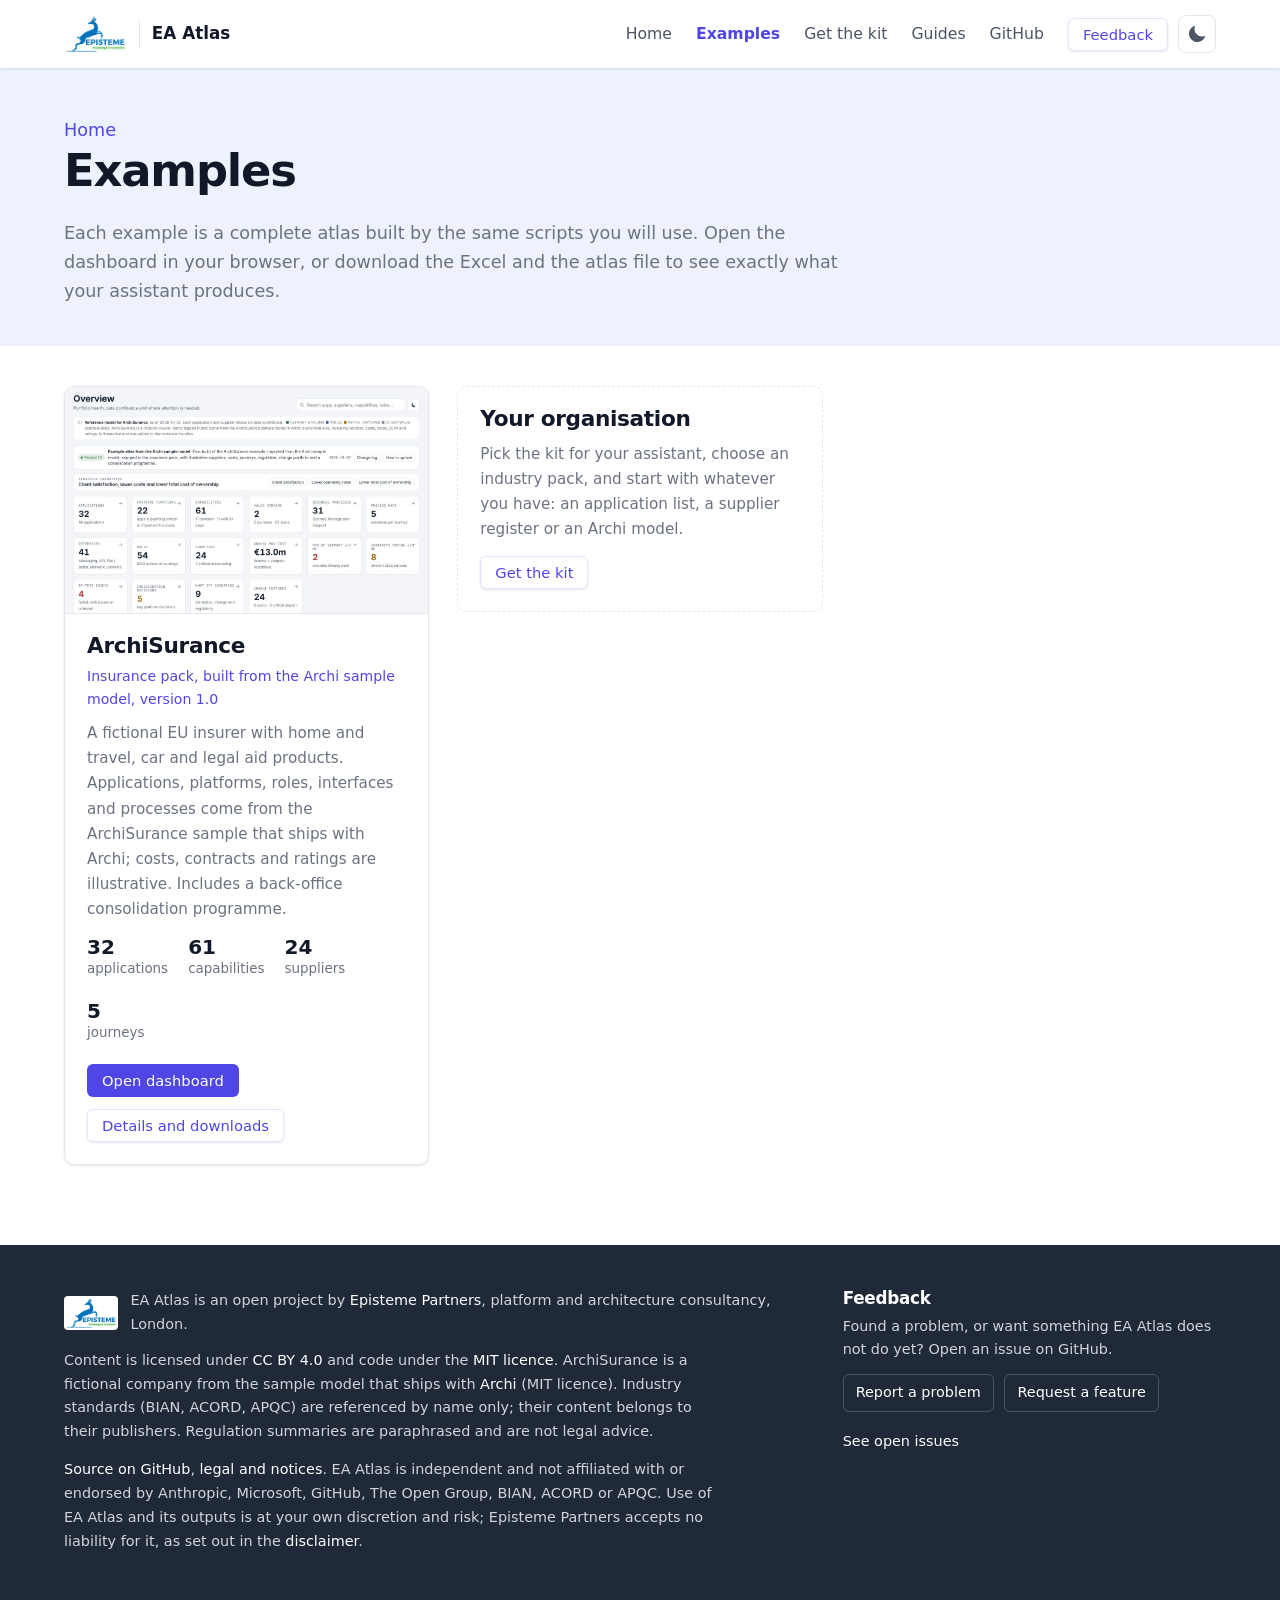
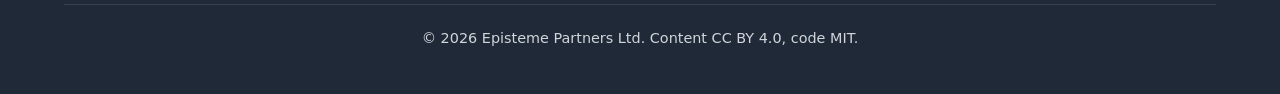
<file: docs/examples/index.html>
<!doctype html>
<html lang="en-GB"><head><meta charset="utf-8"><meta name="viewport" content="width=device-width,initial-scale=1">
<title>Examples, EA Atlas</title><meta name="description" content="Example enterprise architecture atlases built with EA Atlas.">
<link rel="stylesheet" href="../assets/style.css">
<script>try{var t=localStorage.getItem('ea-atlas-theme');if(t)document.documentElement.dataset.theme=t}catch(e){}</script>
</head><body>
<header class="top"><div class="wrap"><a class="mark" href="../index.html"><img src="../assets/episteme-logo.png" alt="Episteme Partners" width="69" height="42"><span>EA Atlas</span></a><nav aria-label="Main"><a href="../index.html">Home</a><a href="../examples/index.html" aria-current="page">Examples</a><a href="../index.html#kits">Get the kit</a><a href="../guides/claude.html">Guides</a><a href="https://github.com/apisteme/ea-atlas">GitHub</a></nav>
<div class="tools"><a class="btn small fb" href="https://github.com/apisteme/ea-atlas/issues/new/choose" title="Report an issue or request a feature on GitHub">Feedback</a>
<button class="iconbtn" type="button" id="theme" aria-label="Switch between light and dark theme" title="Switch theme">
<svg class="i-moon" viewBox="0 0 24 24" width="20" height="20" aria-hidden="true"><path fill="currentColor" d="M21 14.5A9 9 0 0 1 9.5 3a.6.6 0 0 0-.8-.7A10 10 0 1 0 21.7 15.3a.6.6 0 0 0-.7-.8z"/></svg>
<svg class="i-sun" viewBox="0 0 24 24" width="20" height="20" aria-hidden="true"><circle cx="12" cy="12" r="4.5" fill="currentColor"/><g stroke="currentColor" stroke-width="2" stroke-linecap="round"><path d="M12 2v2M12 20v2M2 12h2M20 12h2M4.9 4.9l1.4 1.4M17.7 17.7l1.4 1.4M4.9 19.1l1.4-1.4M17.7 6.3l1.4-1.4"/></g></svg>
</button></div></div></header>
<main><div class="pagehead"><div class="wrap"><p class="crumb"><a href="../index.html">Home</a></p><h1>Examples</h1>
<p>Each example is a complete atlas built by the same scripts you will use. Open the dashboard in your browser, or download the Excel and the atlas file to see exactly what your assistant produces.</p></div></div>
<div class="wrap page"><div class="gallery" style="margin-top:0"><article class="ex">
<a class="thumb" href="archisurance/index.html"><img src="../assets/shots/archisurance-overview.jpg" alt="" loading="lazy" width="1208" height="755"></a>
<div class="body"><h2><a href="archisurance/index.html">ArchiSurance</a></h2><div class="meta">Insurance pack, built from the Archi sample model, version 1.0</div>
<p>A fictional EU insurer with home and travel, car and legal aid products. Applications, platforms, roles, interfaces and processes come from the ArchiSurance sample that ships with Archi; costs, contracts and ratings are illustrative. Includes a back-office consolidation programme.</p><ul class="stats"><li><b>32</b>applications</li><li><b>61</b>capabilities</li><li><b>24</b>suppliers</li><li><b>5</b>journeys</li></ul>
<div class="actions"><a class="btn primary small" href="archisurance/ArchiSurance_EA_Dashboard.html">Open dashboard</a><a class="btn small" href="archisurance/index.html">Details and downloads</a></div></div></article><article class="ex own"><div class="body"><h2>Your organisation</h2>
<p>Pick the kit for your assistant, choose an industry pack, and start with whatever you have: an application list, a supplier register or an Archi model.</p>
<div class="actions"><a class="btn small" href="../index.html#kits">Get the kit</a></div></div></article></div></div></main>
<footer><div class="wrap"><div>
<div class="by"><img src="../assets/episteme-logo.png" alt="" width="56" height="34"><span>EA Atlas is an open project by <a href="https://www.epistemepartners.com">Episteme Partners</a>, platform and architecture consultancy, London.</span></div>
<p>Content is licensed under <a href="https://creativecommons.org/licenses/by/4.0/">CC BY 4.0</a> and code under the <a href="https://github.com/apisteme/ea-atlas/blob/main/LICENSE">MIT licence</a>. ArchiSurance is a fictional company from the sample model that ships with <a href="https://www.archimatetool.com">Archi</a> (MIT licence). Industry standards (BIAN, ACORD, APQC) are referenced by name only; their content belongs to their publishers. Regulation summaries are paraphrased and are not legal advice.</p>
<p><a href="https://github.com/apisteme/ea-atlas">Source on GitHub</a>, <a href="../legal.html">legal and notices</a>. EA Atlas is independent and not affiliated with or endorsed by Anthropic, Microsoft, GitHub, The Open Group, BIAN, ACORD or APQC. Use of EA Atlas and its outputs is at your own discretion and risk; Episteme Partners accepts no liability for it, as set out in the <a href="../legal.html#disclaimer">disclaimer</a>.</p></div><div class="feedback"><h2>Feedback</h2><p>Found a problem, or want something EA Atlas does not do yet? Open an issue on GitHub.</p>
<p><a class="footbtn" href="https://github.com/apisteme/ea-atlas/issues/new?template=bug_report.yml">Report a problem</a> <a class="footbtn" href="https://github.com/apisteme/ea-atlas/issues/new?template=feature_request.yml">Request a feature</a></p>
<p><a href="https://github.com/apisteme/ea-atlas/issues">See open issues</a></p></div>
<p class="copy">&copy; 2026 Episteme Partners Ltd. Content CC BY 4.0, code MIT.</p></div></footer>
<script>document.getElementById('theme').onclick=function(){var r=document.documentElement,d=r.dataset.theme||(matchMedia('(prefers-color-scheme: dark)').matches?'dark':'light'),n=d==='dark'?'light':'dark';r.dataset.theme=n;try{localStorage.setItem('ea-atlas-theme',n)}catch(e){}};</script>
</body></html>
</file>
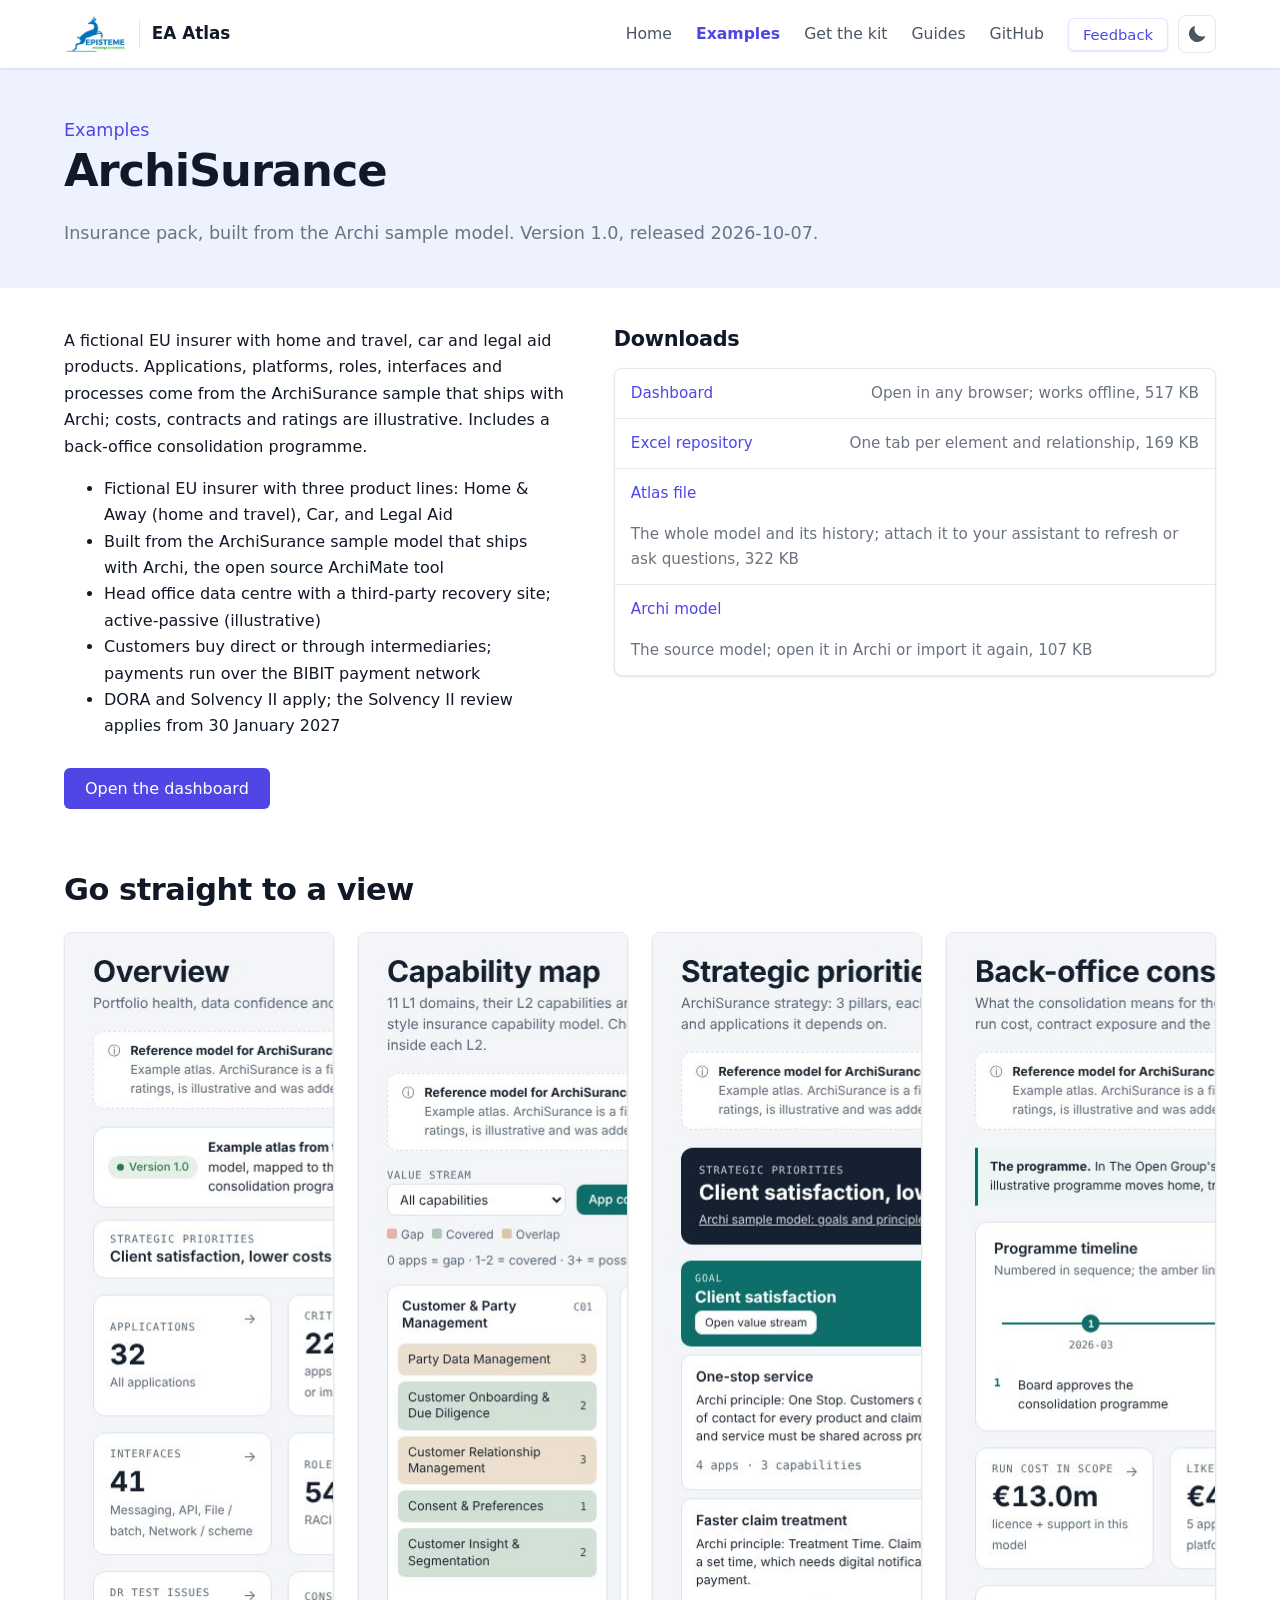
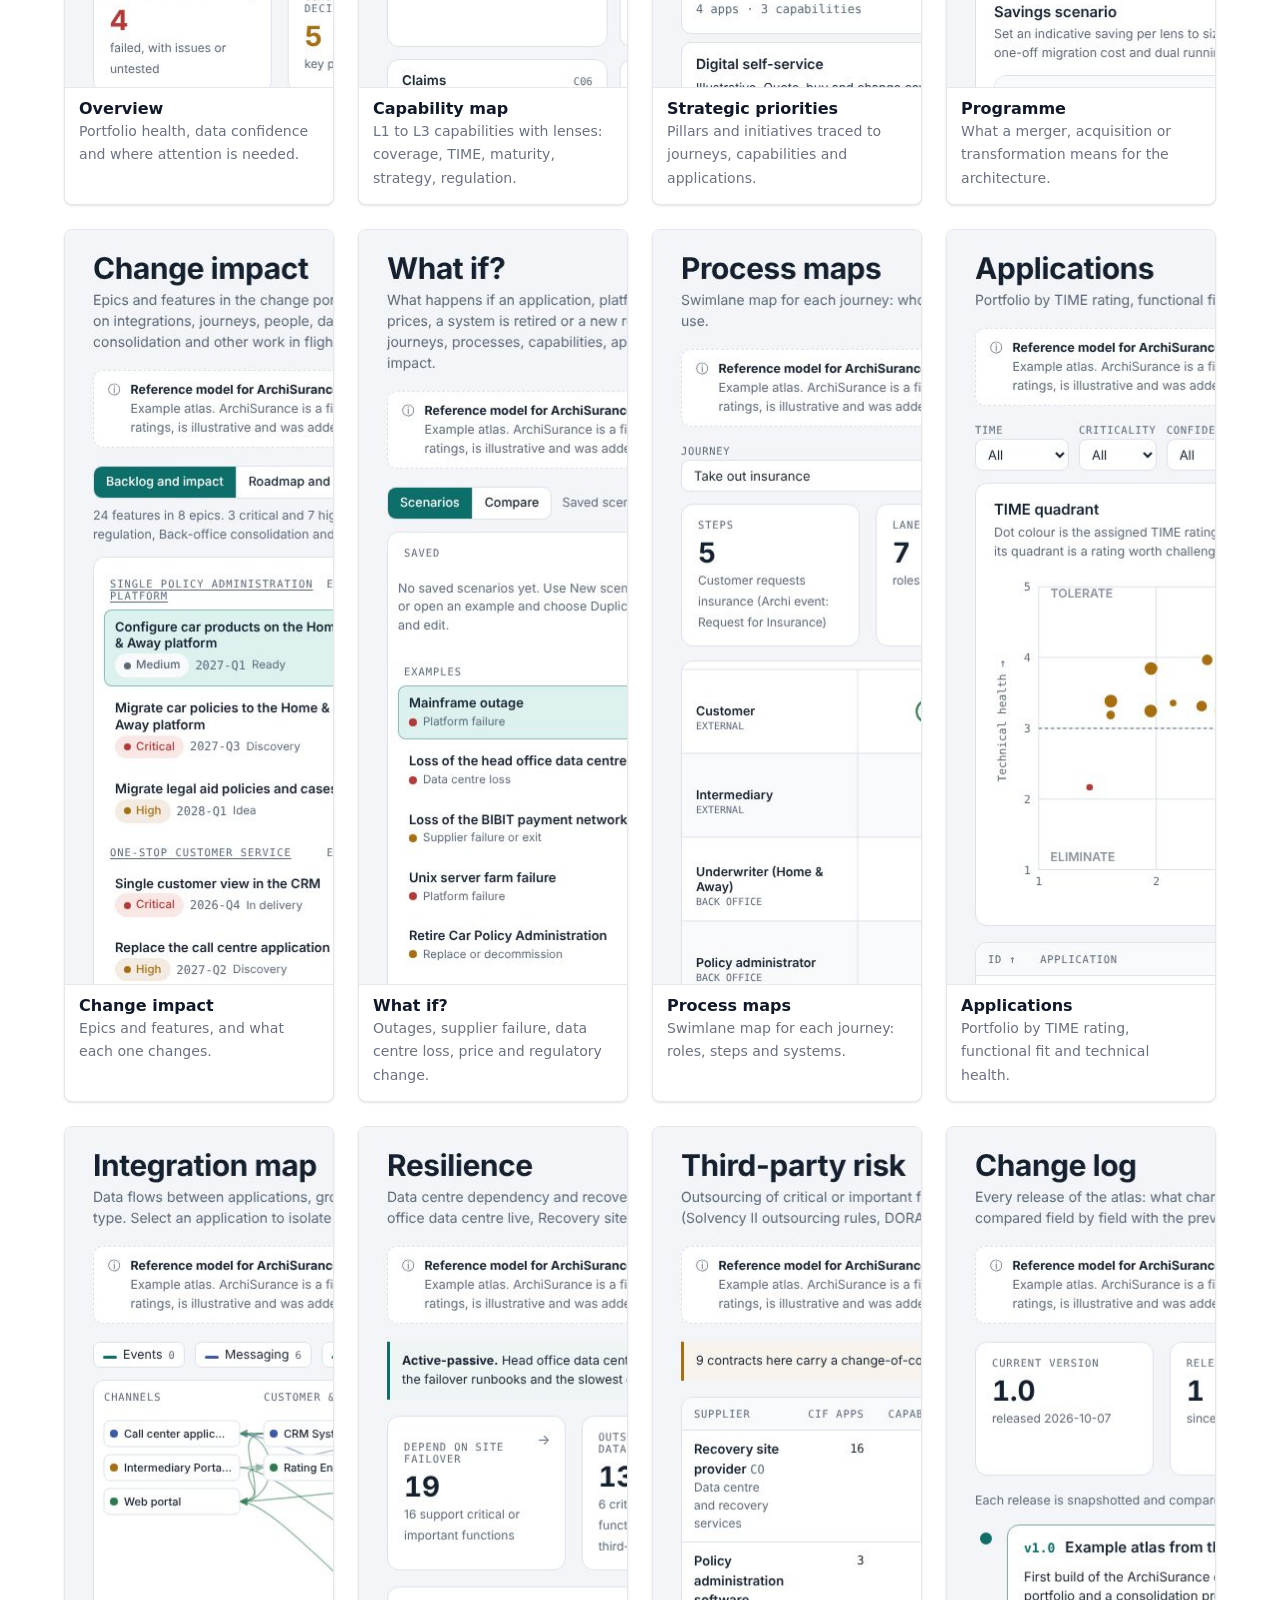
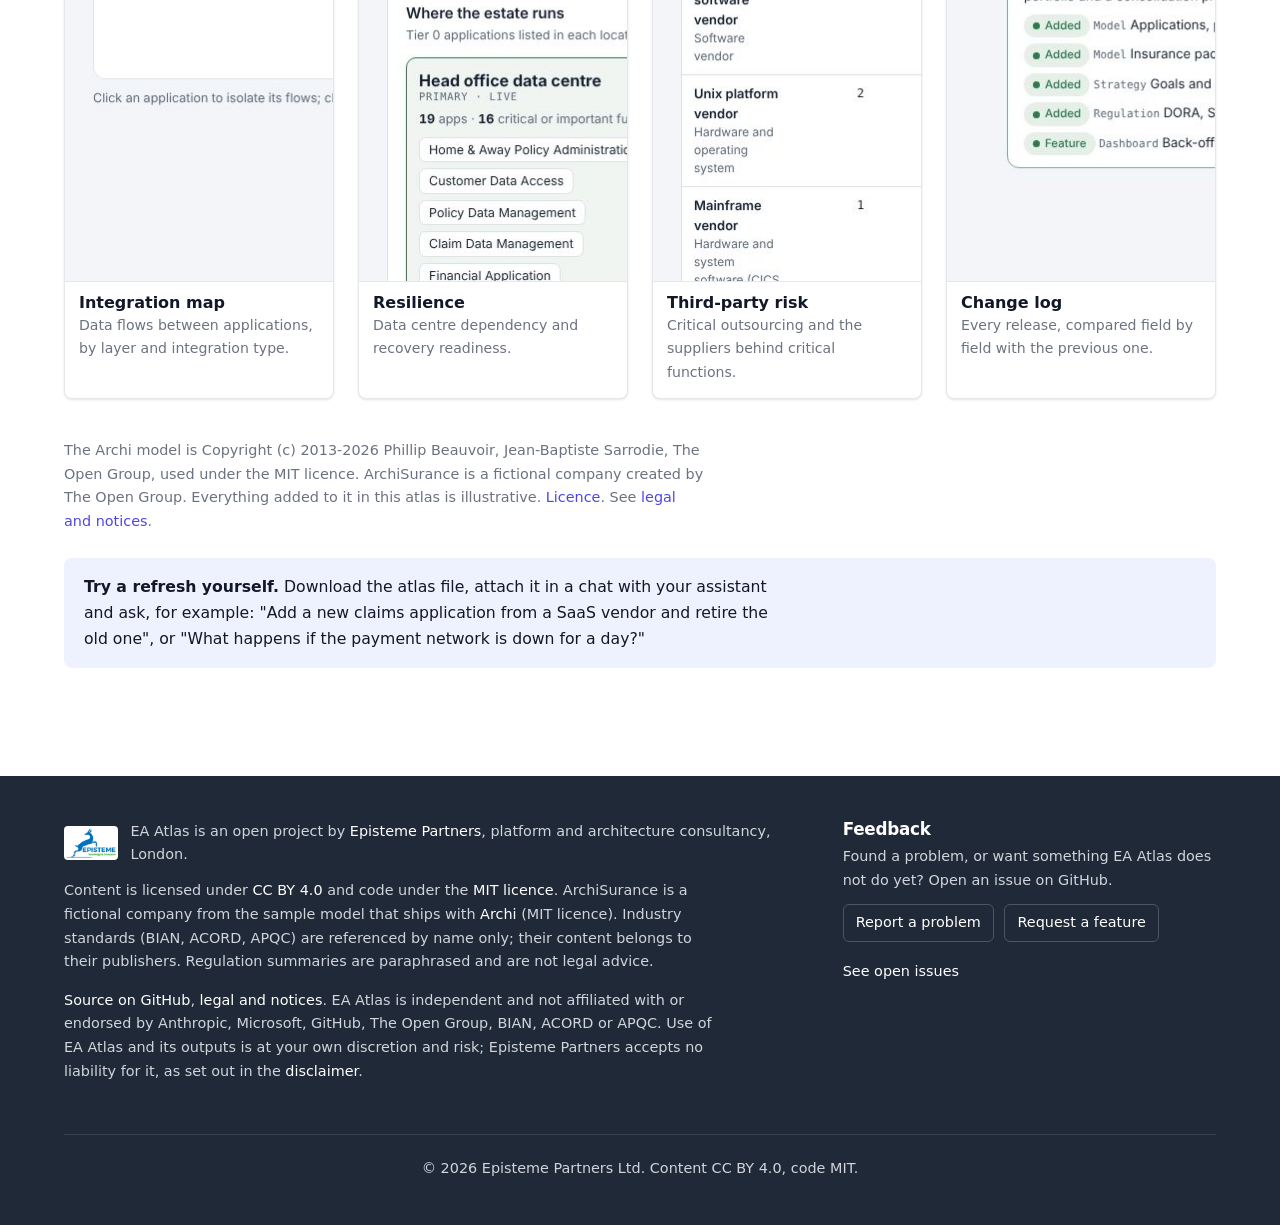
<file: docs/examples/archisurance/index.html>
<!doctype html>
<html lang="en-GB"><head><meta charset="utf-8"><meta name="viewport" content="width=device-width,initial-scale=1">
<title>ArchiSurance, EA Atlas example</title><meta name="description" content="A fictional EU insurer with home and travel, car and legal aid products. Applications, platforms, roles, interfaces and processes come from the ArchiSurance sample that ships with Archi; costs, contracts and ratings are illustrative. Includes a back-office consolidation programme.">
<link rel="stylesheet" href="../../assets/style.css">
<script>try{var t=localStorage.getItem('ea-atlas-theme');if(t)document.documentElement.dataset.theme=t}catch(e){}</script>
</head><body>
<header class="top"><div class="wrap"><a class="mark" href="../../index.html"><img src="../../assets/episteme-logo.png" alt="Episteme Partners" width="69" height="42"><span>EA Atlas</span></a><nav aria-label="Main"><a href="../../index.html">Home</a><a href="../../examples/index.html" aria-current="page">Examples</a><a href="../../index.html#kits">Get the kit</a><a href="../../guides/claude.html">Guides</a><a href="https://github.com/apisteme/ea-atlas">GitHub</a></nav>
<div class="tools"><a class="btn small fb" href="https://github.com/apisteme/ea-atlas/issues/new/choose" title="Report an issue or request a feature on GitHub">Feedback</a>
<button class="iconbtn" type="button" id="theme" aria-label="Switch between light and dark theme" title="Switch theme">
<svg class="i-moon" viewBox="0 0 24 24" width="20" height="20" aria-hidden="true"><path fill="currentColor" d="M21 14.5A9 9 0 0 1 9.5 3a.6.6 0 0 0-.8-.7A10 10 0 1 0 21.7 15.3a.6.6 0 0 0-.7-.8z"/></svg>
<svg class="i-sun" viewBox="0 0 24 24" width="20" height="20" aria-hidden="true"><circle cx="12" cy="12" r="4.5" fill="currentColor"/><g stroke="currentColor" stroke-width="2" stroke-linecap="round"><path d="M12 2v2M12 20v2M2 12h2M20 12h2M4.9 4.9l1.4 1.4M17.7 17.7l1.4 1.4M4.9 19.1l1.4-1.4M17.7 6.3l1.4-1.4"/></g></svg>
</button></div></div></header>
<main><div class="pagehead"><div class="wrap"><p class="crumb"><a href="../index.html">Examples</a></p>
<h1>ArchiSurance</h1><p>Insurance pack, built from the Archi sample model. Version 1.0, released 2026-10-07.</p></div></div>
<div class="wrap page"><div class="intro"><div><p>A fictional EU insurer with home and travel, car and legal aid products. Applications, platforms, roles, interfaces and processes come from the ArchiSurance sample that ships with Archi; costs, contracts and ratings are illustrative. Includes a back-office consolidation programme.</p><ul><li>Fictional EU insurer with three product lines: Home &amp; Away (home and travel), Car, and Legal Aid</li><li>Built from the ArchiSurance sample model that ships with Archi, the open source ArchiMate tool</li><li>Head office data centre with a third-party recovery site; active-passive (illustrative)</li><li>Customers buy direct or through intermediaries; payments run over the BIBIT payment network</li><li>DORA and Solvency II apply; the Solvency II review applies from 30 January 2027</li></ul>
<div class="actions"><a class="btn primary" href="ArchiSurance_EA_Dashboard.html">Open the dashboard</a></div></div>
<div><h2 style="font-size:1.3rem">Downloads</h2><ul class="dl"><li><a href="ArchiSurance_EA_Dashboard.html">Dashboard</a><span>Open in any browser; works offline, 517 KB</span></li><li><a href="ArchiSurance_EA_Repository.xlsx" download>Excel repository</a><span>One tab per element and relationship, 169 KB</span></li><li><a href="ArchiSurance_atlas_model.json" download>Atlas file</a><span>The whole model and its history; attach it to your assistant to refresh or ask questions, 322 KB</span></li><li><a href="Archisurance.archimate" download>Archi model</a><span>The source model; open it in Archi or import it again, 107 KB</span></li></ul></div></div>
<h2 style="margin-top:64px">Go straight to a view</h2>
<div class="viewgrid"><a href="ArchiSurance_EA_Dashboard.html#overview"><img src="../../assets/shots/archisurance-overview.jpg" alt="" loading="lazy" width="1208" height="755"><h3>Overview</h3><p>Portfolio health, data confidence and where attention is needed.</p></a><a href="ArchiSurance_EA_Dashboard.html#capabilities"><img src="../../assets/shots/archisurance-capabilities.jpg" alt="" loading="lazy" width="1208" height="755"><h3>Capability map</h3><p>L1 to L3 capabilities with lenses: coverage, TIME, maturity, strategy, regulation.</p></a><a href="ArchiSurance_EA_Dashboard.html#strategy"><img src="../../assets/shots/archisurance-strategy.jpg" alt="" loading="lazy" width="1208" height="755"><h3>Strategic priorities</h3><p>Pillars and initiatives traced to journeys, capabilities and applications.</p></a><a href="ArchiSurance_EA_Dashboard.html#programme"><img src="../../assets/shots/archisurance-programme.jpg" alt="" loading="lazy" width="1208" height="755"><h3>Programme</h3><p>What a merger, acquisition or transformation means for the architecture.</p></a><a href="ArchiSurance_EA_Dashboard.html#change"><img src="../../assets/shots/archisurance-change.jpg" alt="" loading="lazy" width="1208" height="755"><h3>Change impact</h3><p>Epics and features, and what each one changes.</p></a><a href="ArchiSurance_EA_Dashboard.html#scenarios"><img src="../../assets/shots/archisurance-scenarios.jpg" alt="" loading="lazy" width="1208" height="755"><h3>What if?</h3><p>Outages, supplier failure, data centre loss, price and regulatory change.</p></a><a href="ArchiSurance_EA_Dashboard.html#pmap"><img src="../../assets/shots/archisurance-pmap.jpg" alt="" loading="lazy" width="1208" height="755"><h3>Process maps</h3><p>Swimlane map for each journey: roles, steps and systems.</p></a><a href="ArchiSurance_EA_Dashboard.html#apps"><img src="../../assets/shots/archisurance-apps.jpg" alt="" loading="lazy" width="1208" height="755"><h3>Applications</h3><p>Portfolio by TIME rating, functional fit and technical health.</p></a><a href="ArchiSurance_EA_Dashboard.html#integration"><img src="../../assets/shots/archisurance-integration.jpg" alt="" loading="lazy" width="1208" height="755"><h3>Integration map</h3><p>Data flows between applications, by layer and integration type.</p></a><a href="ArchiSurance_EA_Dashboard.html#resilience"><img src="../../assets/shots/archisurance-resilience.jpg" alt="" loading="lazy" width="1208" height="755"><h3>Resilience</h3><p>Data centre dependency and recovery readiness.</p></a><a href="ArchiSurance_EA_Dashboard.html#risk"><img src="../../assets/shots/archisurance-risk.jpg" alt="" loading="lazy" width="1208" height="755"><h3>Third-party risk</h3><p>Critical outsourcing and the suppliers behind critical functions.</p></a><a href="ArchiSurance_EA_Dashboard.html#changes"><img src="../../assets/shots/archisurance-changes.jpg" alt="" loading="lazy" width="1208" height="755"><h3>Change log</h3><p>Every release, compared field by field with the previous one.</p></a></div>
<p class="muted" style="margin-top:40px;font-size:.9rem">The Archi model is Copyright (c) 2013-2026 Phillip Beauvoir, Jean-Baptiste Sarrodie, The Open Group, used under the MIT licence. ArchiSurance is a fictional company created by The Open Group. Everything added to it in this atlas is illustrative. <a href="LICENSE-Archi.txt">Licence</a>. See <a href="../../legal.html">legal and notices</a>.</p>
<div class="callout" style="margin-top:24px"><p><b>Try a refresh yourself.</b> Download the atlas file, attach it in a chat with your assistant and ask, for example: "Add a new claims application from a SaaS vendor and retire the old one", or "What happens if the payment network is down for a day?"</p></div>
</div></main>
<footer><div class="wrap"><div>
<div class="by"><img src="../../assets/episteme-logo.png" alt="" width="56" height="34"><span>EA Atlas is an open project by <a href="https://www.epistemepartners.com">Episteme Partners</a>, platform and architecture consultancy, London.</span></div>
<p>Content is licensed under <a href="https://creativecommons.org/licenses/by/4.0/">CC BY 4.0</a> and code under the <a href="https://github.com/apisteme/ea-atlas/blob/main/LICENSE">MIT licence</a>. ArchiSurance is a fictional company from the sample model that ships with <a href="https://www.archimatetool.com">Archi</a> (MIT licence). Industry standards (BIAN, ACORD, APQC) are referenced by name only; their content belongs to their publishers. Regulation summaries are paraphrased and are not legal advice.</p>
<p><a href="https://github.com/apisteme/ea-atlas">Source on GitHub</a>, <a href="../../legal.html">legal and notices</a>. EA Atlas is independent and not affiliated with or endorsed by Anthropic, Microsoft, GitHub, The Open Group, BIAN, ACORD or APQC. Use of EA Atlas and its outputs is at your own discretion and risk; Episteme Partners accepts no liability for it, as set out in the <a href="../../legal.html#disclaimer">disclaimer</a>.</p></div><div class="feedback"><h2>Feedback</h2><p>Found a problem, or want something EA Atlas does not do yet? Open an issue on GitHub.</p>
<p><a class="footbtn" href="https://github.com/apisteme/ea-atlas/issues/new?template=bug_report.yml">Report a problem</a> <a class="footbtn" href="https://github.com/apisteme/ea-atlas/issues/new?template=feature_request.yml">Request a feature</a></p>
<p><a href="https://github.com/apisteme/ea-atlas/issues">See open issues</a></p></div>
<p class="copy">&copy; 2026 Episteme Partners Ltd. Content CC BY 4.0, code MIT.</p></div></footer>
<script>document.getElementById('theme').onclick=function(){var r=document.documentElement,d=r.dataset.theme||(matchMedia('(prefers-color-scheme: dark)').matches?'dark':'light'),n=d==='dark'?'light':'dark';r.dataset.theme=n;try{localStorage.setItem('ea-atlas-theme',n)}catch(e){}};</script>
</body></html>
</file>
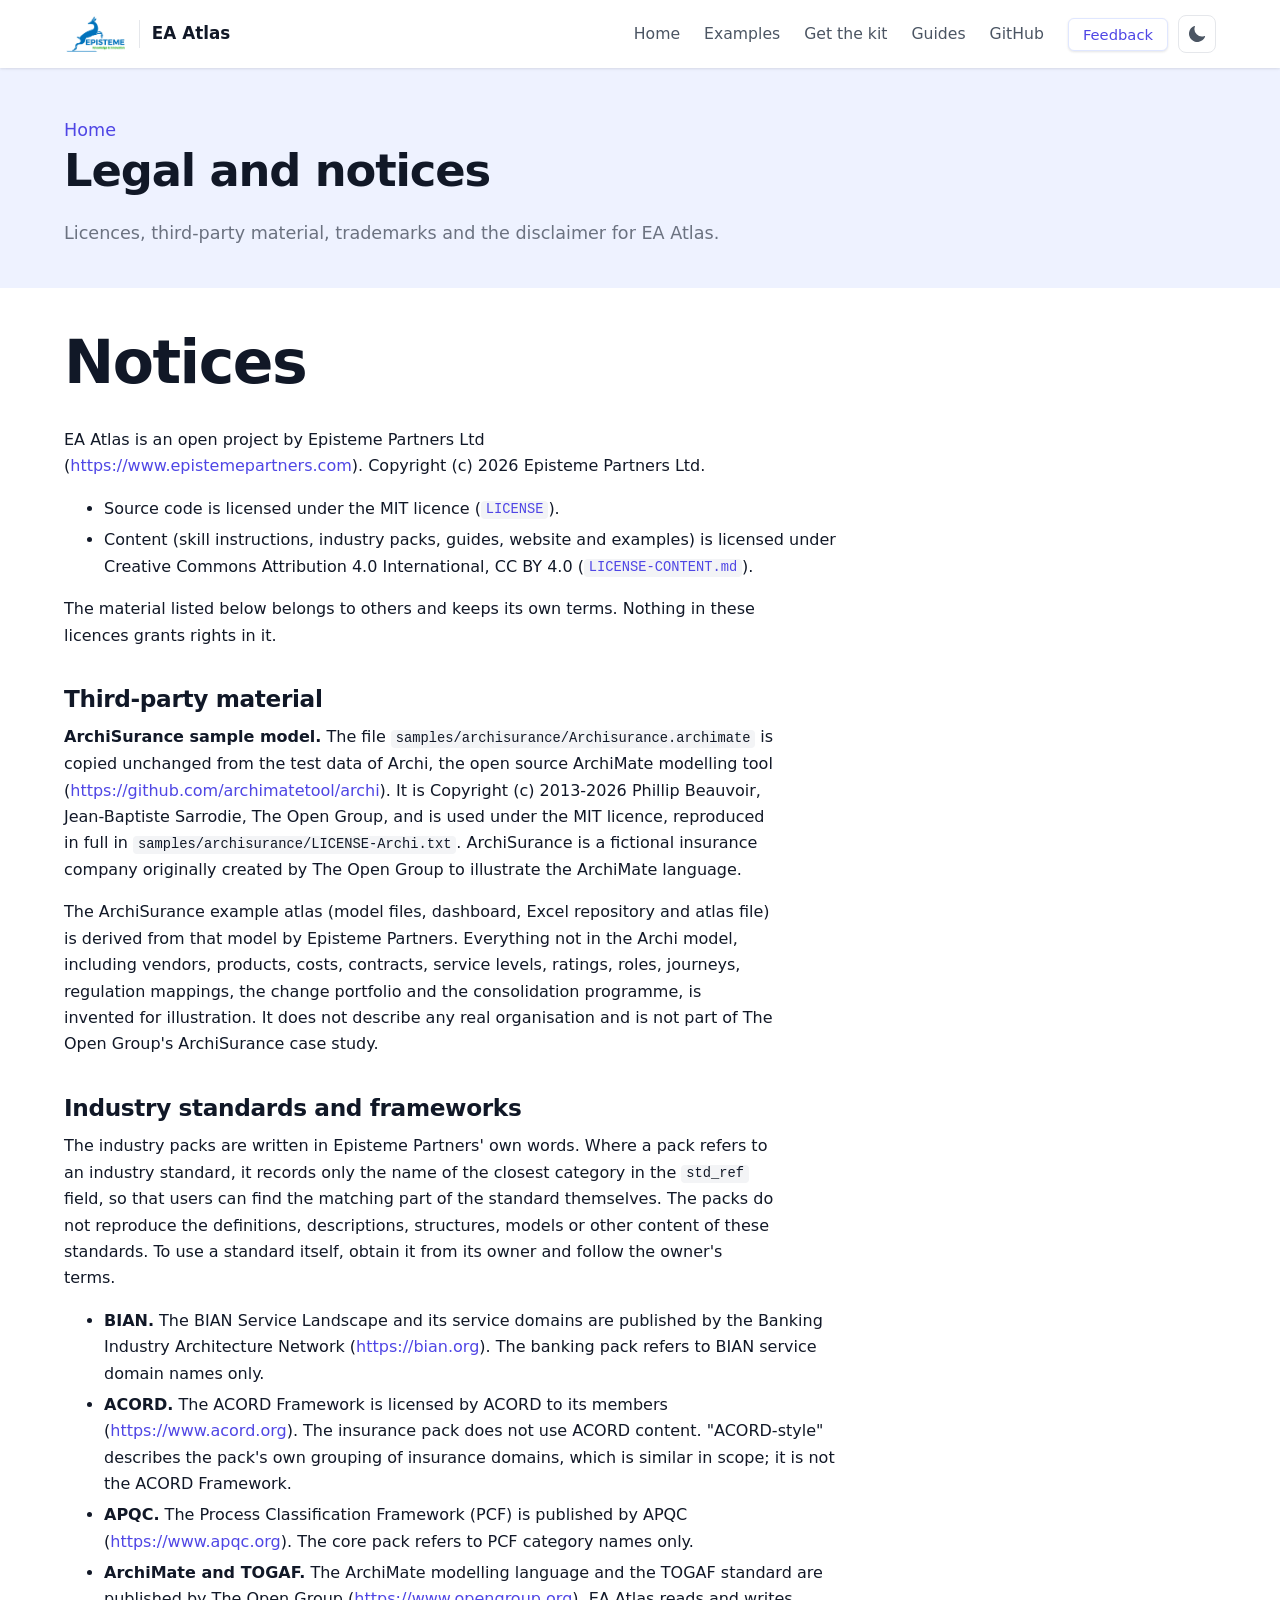
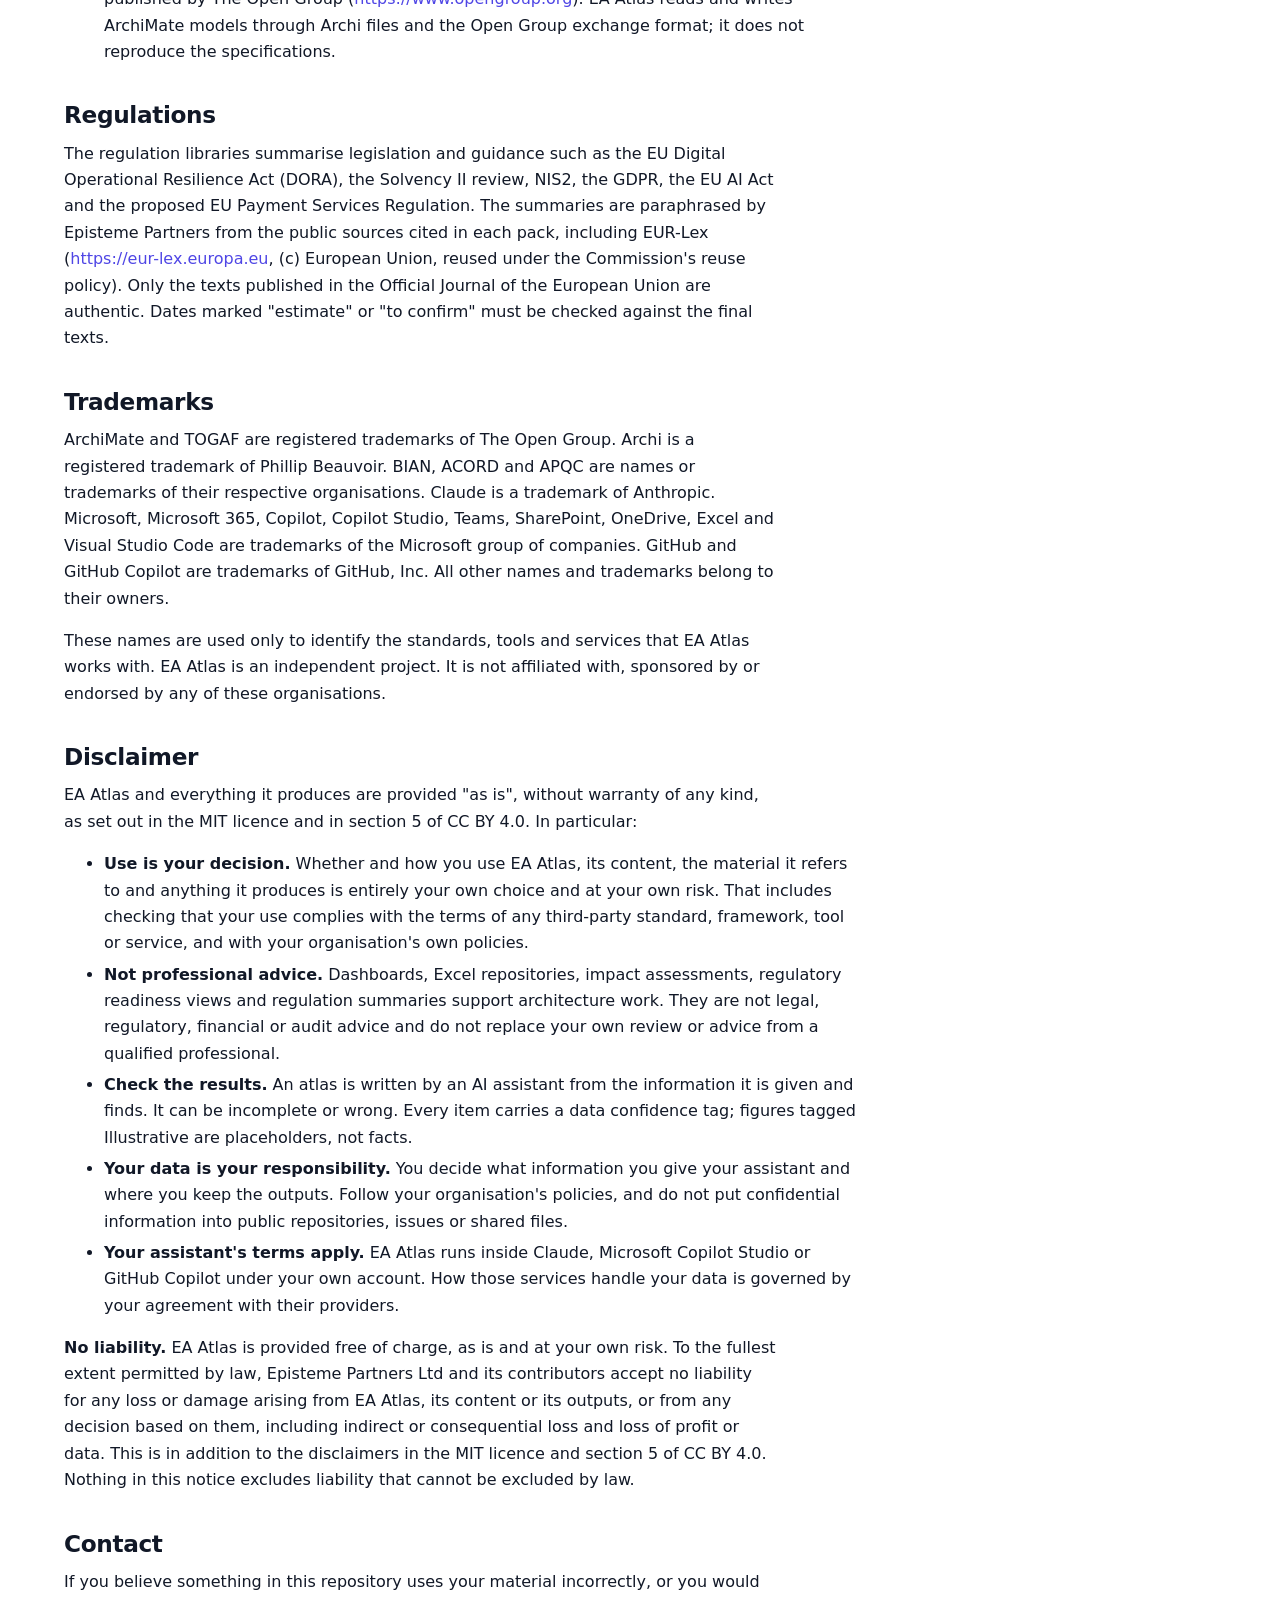
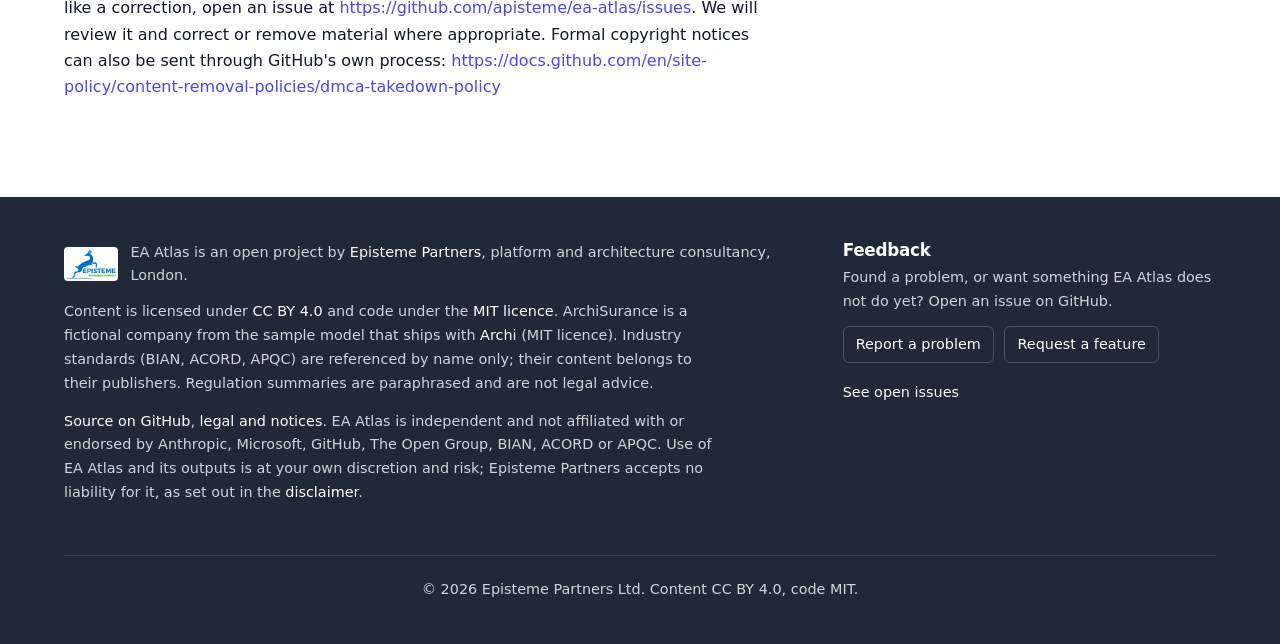
<file: docs/legal.html>
<!doctype html>
<html lang="en-GB"><head><meta charset="utf-8"><meta name="viewport" content="width=device-width,initial-scale=1">
<title>Legal and notices, EA Atlas</title><meta name="description" content="Licences, third-party material, trademarks and disclaimer for EA Atlas.">
<link rel="stylesheet" href="assets/style.css">
<script>try{var t=localStorage.getItem('ea-atlas-theme');if(t)document.documentElement.dataset.theme=t}catch(e){}</script>
</head><body>
<header class="top"><div class="wrap"><a class="mark" href="index.html"><img src="assets/episteme-logo.png" alt="Episteme Partners" width="69" height="42"><span>EA Atlas</span></a><nav aria-label="Main"><a href="index.html">Home</a><a href="examples/index.html">Examples</a><a href="index.html#kits">Get the kit</a><a href="guides/claude.html">Guides</a><a href="https://github.com/apisteme/ea-atlas">GitHub</a></nav>
<div class="tools"><a class="btn small fb" href="https://github.com/apisteme/ea-atlas/issues/new/choose" title="Report an issue or request a feature on GitHub">Feedback</a>
<button class="iconbtn" type="button" id="theme" aria-label="Switch between light and dark theme" title="Switch theme">
<svg class="i-moon" viewBox="0 0 24 24" width="20" height="20" aria-hidden="true"><path fill="currentColor" d="M21 14.5A9 9 0 0 1 9.5 3a.6.6 0 0 0-.8-.7A10 10 0 1 0 21.7 15.3a.6.6 0 0 0-.7-.8z"/></svg>
<svg class="i-sun" viewBox="0 0 24 24" width="20" height="20" aria-hidden="true"><circle cx="12" cy="12" r="4.5" fill="currentColor"/><g stroke="currentColor" stroke-width="2" stroke-linecap="round"><path d="M12 2v2M12 20v2M2 12h2M20 12h2M4.9 4.9l1.4 1.4M17.7 17.7l1.4 1.4M4.9 19.1l1.4-1.4M17.7 6.3l1.4-1.4"/></g></svg>
</button></div></div></header>
<main><div class="pagehead"><div class="wrap"><p class="crumb"><a href="index.html">Home</a></p><h1>Legal and notices</h1>
<p>Licences, third-party material, trademarks and the disclaimer for EA Atlas.</p></div></div>
<div class="wrap page"><div class="prose"><h1 id="notices">Notices</h1>
<p>EA Atlas is an open project by Episteme Partners Ltd (<a href="https://www.epistemepartners.com">https://www.epistemepartners.com</a>). Copyright (c) 2026 Episteme Partners Ltd.</p>
<ul>
<li>Source code is licensed under the MIT licence (<a href="https://github.com/apisteme/ea-atlas/blob/main/LICENSE"><code>LICENSE</code></a>).</li>
<li>Content (skill instructions, industry packs, guides, website and examples) is licensed under Creative Commons Attribution 4.0 International, CC BY 4.0 (<a href="https://github.com/apisteme/ea-atlas/blob/main/LICENSE-CONTENT.md"><code>LICENSE-CONTENT.md</code></a>).</li>
</ul>
<p>The material listed below belongs to others and keeps its own terms. Nothing in these licences grants rights in it.</p>
<h2 id="third-party-material">Third-party material</h2>
<p><strong>ArchiSurance sample model.</strong> The file <code>samples/archisurance/Archisurance.archimate</code> is copied unchanged from the test data of Archi, the open source ArchiMate modelling tool (<a href="https://github.com/archimatetool/archi">https://github.com/archimatetool/archi</a>). It is Copyright (c) 2013-2026 Phillip Beauvoir, Jean-Baptiste Sarrodie, The Open Group, and is used under the MIT licence, reproduced in full in <code>samples/archisurance/LICENSE-Archi.txt</code>. ArchiSurance is a fictional insurance company originally created by The Open Group to illustrate the ArchiMate language.</p>
<p>The ArchiSurance example atlas (model files, dashboard, Excel repository and atlas file) is derived from that model by Episteme Partners. Everything not in the Archi model, including vendors, products, costs, contracts, service levels, ratings, roles, journeys, regulation mappings, the change portfolio and the consolidation programme, is invented for illustration. It does not describe any real organisation and is not part of The Open Group's ArchiSurance case study.</p>
<h2 id="industry-standards-and-frameworks">Industry standards and frameworks</h2>
<p>The industry packs are written in Episteme Partners' own words. Where a pack refers to an industry standard, it records only the name of the closest category in the <code>std_ref</code> field, so that users can find the matching part of the standard themselves. The packs do not reproduce the definitions, descriptions, structures, models or other content of these standards. To use a standard itself, obtain it from its owner and follow the owner's terms.</p>
<ul>
<li><strong>BIAN.</strong> The BIAN Service Landscape and its service domains are published by the Banking Industry Architecture Network (<a href="https://bian.org">https://bian.org</a>). The banking pack refers to BIAN service domain names only.</li>
<li><strong>ACORD.</strong> The ACORD Framework is licensed by ACORD to its members (<a href="https://www.acord.org">https://www.acord.org</a>). The insurance pack does not use ACORD content. "ACORD-style" describes the pack's own grouping of insurance domains, which is similar in scope; it is not the ACORD Framework.</li>
<li><strong>APQC.</strong> The Process Classification Framework (PCF) is published by APQC (<a href="https://www.apqc.org">https://www.apqc.org</a>). The core pack refers to PCF category names only.</li>
<li><strong>ArchiMate and TOGAF.</strong> The ArchiMate modelling language and the TOGAF standard are published by The Open Group (<a href="https://www.opengroup.org">https://www.opengroup.org</a>). EA Atlas reads and writes ArchiMate models through Archi files and the Open Group exchange format; it does not reproduce the specifications.</li>
</ul>
<h2 id="regulations">Regulations</h2>
<p>The regulation libraries summarise legislation and guidance such as the EU Digital Operational Resilience Act (DORA), the Solvency II review, NIS2, the GDPR, the EU AI Act and the proposed EU Payment Services Regulation. The summaries are paraphrased by Episteme Partners from the public sources cited in each pack, including EUR-Lex (<a href="https://eur-lex.europa.eu">https://eur-lex.europa.eu</a>, (c) European Union, reused under the Commission's reuse policy). Only the texts published in the Official Journal of the European Union are authentic. Dates marked "estimate" or "to confirm" must be checked against the final texts.</p>
<h2 id="trademarks">Trademarks</h2>
<p>ArchiMate and TOGAF are registered trademarks of The Open Group. Archi is a registered trademark of Phillip Beauvoir. BIAN, ACORD and APQC are names or trademarks of their respective organisations. Claude is a trademark of Anthropic. Microsoft, Microsoft 365, Copilot, Copilot Studio, Teams, SharePoint, OneDrive, Excel and Visual Studio Code are trademarks of the Microsoft group of companies. GitHub and GitHub Copilot are trademarks of GitHub, Inc. All other names and trademarks belong to their owners.</p>
<p>These names are used only to identify the standards, tools and services that EA Atlas works with. EA Atlas is an independent project. It is not affiliated with, sponsored by or endorsed by any of these organisations.</p>
<h2 id="disclaimer">Disclaimer</h2>
<p>EA Atlas and everything it produces are provided "as is", without warranty of any kind, as set out in the MIT licence and in section 5 of CC BY 4.0. In particular:</p>
<ul>
<li><strong>Use is your decision.</strong> Whether and how you use EA Atlas, its content, the material it refers to and anything it produces is entirely your own choice and at your own risk. That includes checking that your use complies with the terms of any third-party standard, framework, tool or service, and with your organisation's own policies.</li>
<li><strong>Not professional advice.</strong> Dashboards, Excel repositories, impact assessments, regulatory readiness views and regulation summaries support architecture work. They are not legal, regulatory, financial or audit advice and do not replace your own review or advice from a qualified professional.</li>
<li><strong>Check the results.</strong> An atlas is written by an AI assistant from the information it is given and finds. It can be incomplete or wrong. Every item carries a data confidence tag; figures tagged Illustrative are placeholders, not facts.</li>
<li><strong>Your data is your responsibility.</strong> You decide what information you give your assistant and where you keep the outputs. Follow your organisation's policies, and do not put confidential information into public repositories, issues or shared files.</li>
<li><strong>Your assistant's terms apply.</strong> EA Atlas runs inside Claude, Microsoft Copilot Studio or GitHub Copilot under your own account. How those services handle your data is governed by your agreement with their providers.</li>
</ul>
<p><strong>No liability.</strong> EA Atlas is provided free of charge, as is and at your own risk. To the fullest extent permitted by law, Episteme Partners Ltd and its contributors accept no liability for any loss or damage arising from EA Atlas, its content or its outputs, or from any decision based on them, including indirect or consequential loss and loss of profit or data. This is in addition to the disclaimers in the MIT licence and section 5 of CC BY 4.0. Nothing in this notice excludes liability that cannot be excluded by law.</p>
<h2 id="contact">Contact</h2>
<p>If you believe something in this repository uses your material incorrectly, or you would like a correction, open an issue at <a href="https://github.com/apisteme/ea-atlas/issues">https://github.com/apisteme/ea-atlas/issues</a>. We will review it and correct or remove material where appropriate. Formal copyright notices can also be sent through GitHub's own process: <a href="https://docs.github.com/en/site-policy/content-removal-policies/dmca-takedown-policy">https://docs.github.com/en/site-policy/content-removal-policies/dmca-takedown-policy</a></p></div></div></main>
<footer><div class="wrap"><div>
<div class="by"><img src="assets/episteme-logo.png" alt="" width="56" height="34"><span>EA Atlas is an open project by <a href="https://www.epistemepartners.com">Episteme Partners</a>, platform and architecture consultancy, London.</span></div>
<p>Content is licensed under <a href="https://creativecommons.org/licenses/by/4.0/">CC BY 4.0</a> and code under the <a href="https://github.com/apisteme/ea-atlas/blob/main/LICENSE">MIT licence</a>. ArchiSurance is a fictional company from the sample model that ships with <a href="https://www.archimatetool.com">Archi</a> (MIT licence). Industry standards (BIAN, ACORD, APQC) are referenced by name only; their content belongs to their publishers. Regulation summaries are paraphrased and are not legal advice.</p>
<p><a href="https://github.com/apisteme/ea-atlas">Source on GitHub</a>, <a href="legal.html">legal and notices</a>. EA Atlas is independent and not affiliated with or endorsed by Anthropic, Microsoft, GitHub, The Open Group, BIAN, ACORD or APQC. Use of EA Atlas and its outputs is at your own discretion and risk; Episteme Partners accepts no liability for it, as set out in the <a href="legal.html#disclaimer">disclaimer</a>.</p></div><div class="feedback"><h2>Feedback</h2><p>Found a problem, or want something EA Atlas does not do yet? Open an issue on GitHub.</p>
<p><a class="footbtn" href="https://github.com/apisteme/ea-atlas/issues/new?template=bug_report.yml">Report a problem</a> <a class="footbtn" href="https://github.com/apisteme/ea-atlas/issues/new?template=feature_request.yml">Request a feature</a></p>
<p><a href="https://github.com/apisteme/ea-atlas/issues">See open issues</a></p></div>
<p class="copy">&copy; 2026 Episteme Partners Ltd. Content CC BY 4.0, code MIT.</p></div></footer>
<script>document.getElementById('theme').onclick=function(){var r=document.documentElement,d=r.dataset.theme||(matchMedia('(prefers-color-scheme: dark)').matches?'dark':'light'),n=d==='dark'?'light':'dark';r.dataset.theme=n;try{localStorage.setItem('ea-atlas-theme',n)}catch(e){}};</script>
</body></html>
</file>
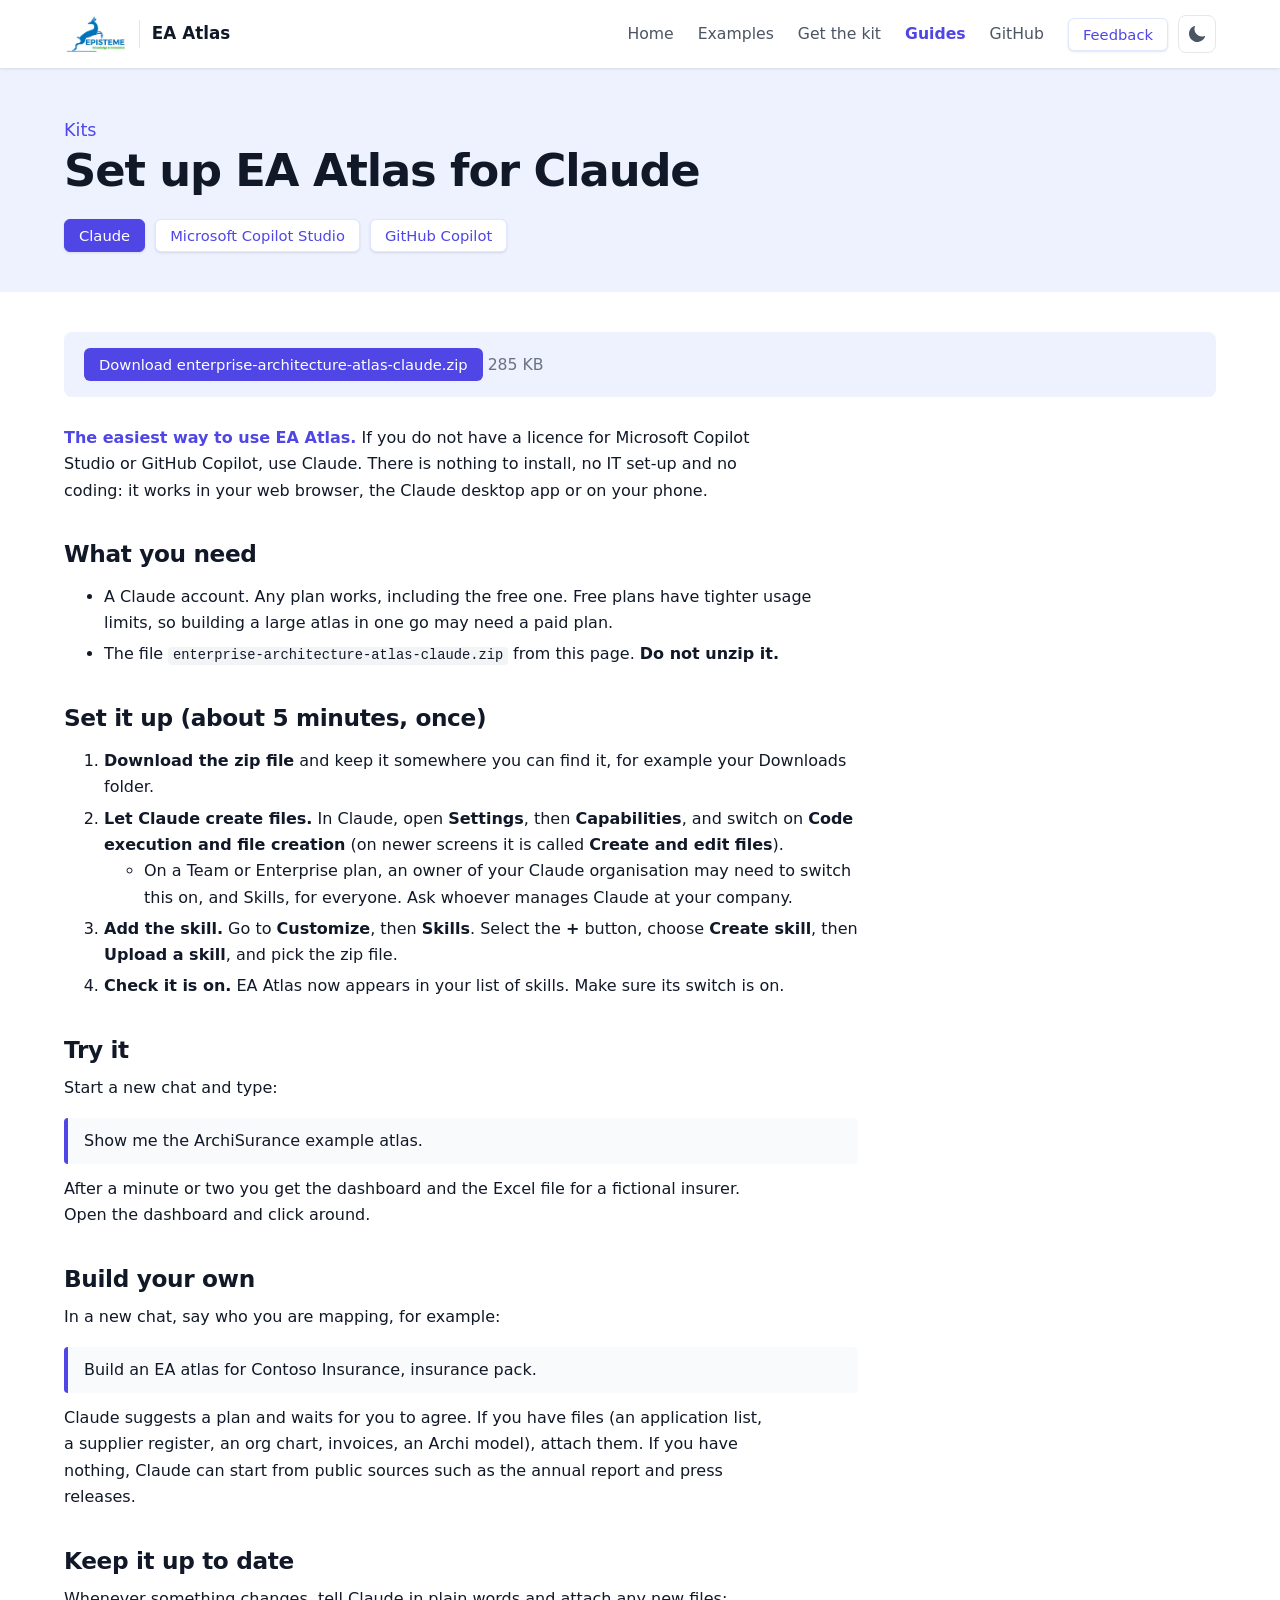
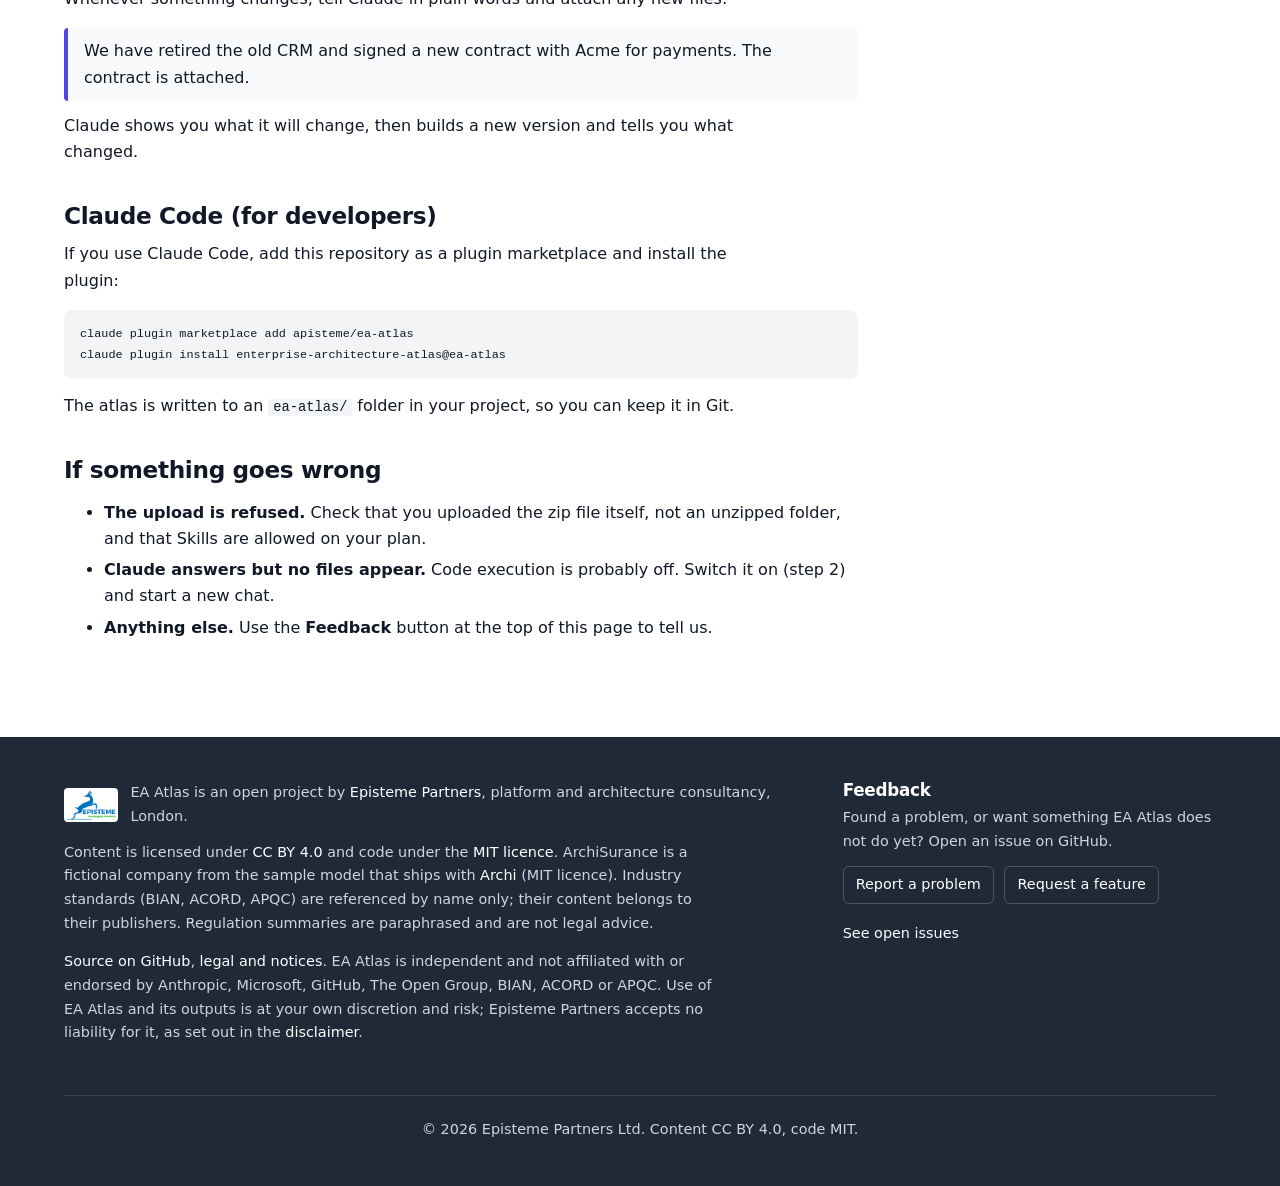
<file: docs/guides/claude.html>
<!doctype html>
<html lang="en-GB"><head><meta charset="utf-8"><meta name="viewport" content="width=device-width,initial-scale=1">
<title>Claude setup, EA Atlas</title><meta name="description" content="How to install and use EA Atlas with Claude.">
<link rel="stylesheet" href="../assets/style.css">
<script>try{var t=localStorage.getItem('ea-atlas-theme');if(t)document.documentElement.dataset.theme=t}catch(e){}</script>
</head><body>
<header class="top"><div class="wrap"><a class="mark" href="../index.html"><img src="../assets/episteme-logo.png" alt="Episteme Partners" width="69" height="42"><span>EA Atlas</span></a><nav aria-label="Main"><a href="../index.html">Home</a><a href="../examples/index.html">Examples</a><a href="../index.html#kits">Get the kit</a><a href="../guides/claude.html" aria-current="page">Guides</a><a href="https://github.com/apisteme/ea-atlas">GitHub</a></nav>
<div class="tools"><a class="btn small fb" href="https://github.com/apisteme/ea-atlas/issues/new/choose" title="Report an issue or request a feature on GitHub">Feedback</a>
<button class="iconbtn" type="button" id="theme" aria-label="Switch between light and dark theme" title="Switch theme">
<svg class="i-moon" viewBox="0 0 24 24" width="20" height="20" aria-hidden="true"><path fill="currentColor" d="M21 14.5A9 9 0 0 1 9.5 3a.6.6 0 0 0-.8-.7A10 10 0 1 0 21.7 15.3a.6.6 0 0 0-.7-.8z"/></svg>
<svg class="i-sun" viewBox="0 0 24 24" width="20" height="20" aria-hidden="true"><circle cx="12" cy="12" r="4.5" fill="currentColor"/><g stroke="currentColor" stroke-width="2" stroke-linecap="round"><path d="M12 2v2M12 20v2M2 12h2M20 12h2M4.9 4.9l1.4 1.4M17.7 17.7l1.4 1.4M4.9 19.1l1.4-1.4M17.7 6.3l1.4-1.4"/></g></svg>
</button></div></div></header>
<main><div class="pagehead"><div class="wrap"><p class="crumb"><a href="../index.html#kits">Kits</a></p><h1>Set up EA Atlas for Claude</h1>
<div class="kitnav"><a class="btn small" href="claude.html" aria-current=page>Claude</a><a class="btn small" href="copilot-studio.html">Microsoft Copilot Studio</a><a class="btn small" href="github-copilot.html">GitHub Copilot</a></div></div></div>
<div class="wrap page"><div class="callout"><p><a class="btn primary small" href="../downloads/enterprise-architecture-atlas-claude.zip" download>Download enterprise-architecture-atlas-claude.zip</a> <span class="muted">285 KB</span></p></div>
<div class="prose">
<p><strong>The easiest way to use EA Atlas.</strong> If you do not have a licence for Microsoft Copilot Studio or GitHub Copilot, use Claude. There is nothing to install, no IT set-up and no coding: it works in your web browser, the Claude desktop app or on your phone.</p>
<h2>What you need</h2>
<ul>
<li>A Claude account. Any plan works, including the free one. Free plans have tighter usage limits, so building a large atlas in one go may need a paid plan.</li>
<li>The file <code>enterprise-architecture-atlas-claude.zip</code> from this page. <strong>Do not unzip it.</strong></li>
</ul>
<h2>Set it up (about 5 minutes, once)</h2>
<ol>
<li><strong>Download the zip file</strong> and keep it somewhere you can find it, for example your Downloads folder.</li>
<li><strong>Let Claude create files.</strong> In Claude, open <strong>Settings</strong>, then <strong>Capabilities</strong>, and switch on <strong>Code execution and file creation</strong> (on newer screens it is called <strong>Create and edit files</strong>).<ul>
<li>On a Team or Enterprise plan, an owner of your Claude organisation may need to switch this on, and Skills, for everyone. Ask whoever manages Claude at your company.</li>
</ul>
</li>
<li><strong>Add the skill.</strong> Go to <strong>Customize</strong>, then <strong>Skills</strong>. Select the <strong>+</strong> button, choose <strong>Create skill</strong>, then <strong>Upload a skill</strong>, and pick the zip file.</li>
<li><strong>Check it is on.</strong> EA Atlas now appears in your list of skills. Make sure its switch is on.</li>
</ol>
<h2>Try it</h2>
<p>Start a new chat and type:</p>
<blockquote>
<p>Show me the ArchiSurance example atlas.</p>
</blockquote>
<p>After a minute or two you get the dashboard and the Excel file for a fictional insurer. Open the dashboard and click around.</p>
<h2>Build your own</h2>
<p>In a new chat, say who you are mapping, for example:</p>
<blockquote>
<p>Build an EA atlas for Contoso Insurance, insurance pack.</p>
</blockquote>
<p>Claude suggests a plan and waits for you to agree. If you have files (an application list, a supplier register, an org chart, invoices, an Archi model), attach them. If you have nothing, Claude can start from public sources such as the annual report and press releases.</p>
<h2>Keep it up to date</h2>
<p>Whenever something changes, tell Claude in plain words and attach any new files:</p>
<blockquote>
<p>We have retired the old CRM and signed a new contract with Acme for payments. The contract is attached.</p>
</blockquote>
<p>Claude shows you what it will change, then builds a new version and tells you what changed.</p>
<h2>Claude Code (for developers)</h2>
<p>If you use Claude Code, add this repository as a plugin marketplace and install the plugin:</p>
<pre><code class="language-bash">claude plugin marketplace add apisteme/ea-atlas
claude plugin install enterprise-architecture-atlas@ea-atlas
</code></pre>
<p>The atlas is written to an <code>ea-atlas/</code> folder in your project, so you can keep it in Git.</p>
<h2>If something goes wrong</h2>
<ul>
<li><strong>The upload is refused.</strong> Check that you uploaded the zip file itself, not an unzipped folder, and that Skills are allowed on your plan.</li>
<li><strong>Claude answers but no files appear.</strong> Code execution is probably off. Switch it on (step 2) and start a new chat.</li>
<li><strong>Anything else.</strong> Use the <strong>Feedback</strong> button at the top of this page to tell us.</li>
</ul></div></div></main>
<footer><div class="wrap"><div>
<div class="by"><img src="../assets/episteme-logo.png" alt="" width="56" height="34"><span>EA Atlas is an open project by <a href="https://www.epistemepartners.com">Episteme Partners</a>, platform and architecture consultancy, London.</span></div>
<p>Content is licensed under <a href="https://creativecommons.org/licenses/by/4.0/">CC BY 4.0</a> and code under the <a href="https://github.com/apisteme/ea-atlas/blob/main/LICENSE">MIT licence</a>. ArchiSurance is a fictional company from the sample model that ships with <a href="https://www.archimatetool.com">Archi</a> (MIT licence). Industry standards (BIAN, ACORD, APQC) are referenced by name only; their content belongs to their publishers. Regulation summaries are paraphrased and are not legal advice.</p>
<p><a href="https://github.com/apisteme/ea-atlas">Source on GitHub</a>, <a href="../legal.html">legal and notices</a>. EA Atlas is independent and not affiliated with or endorsed by Anthropic, Microsoft, GitHub, The Open Group, BIAN, ACORD or APQC. Use of EA Atlas and its outputs is at your own discretion and risk; Episteme Partners accepts no liability for it, as set out in the <a href="../legal.html#disclaimer">disclaimer</a>.</p></div><div class="feedback"><h2>Feedback</h2><p>Found a problem, or want something EA Atlas does not do yet? Open an issue on GitHub.</p>
<p><a class="footbtn" href="https://github.com/apisteme/ea-atlas/issues/new?template=bug_report.yml">Report a problem</a> <a class="footbtn" href="https://github.com/apisteme/ea-atlas/issues/new?template=feature_request.yml">Request a feature</a></p>
<p><a href="https://github.com/apisteme/ea-atlas/issues">See open issues</a></p></div>
<p class="copy">&copy; 2026 Episteme Partners Ltd. Content CC BY 4.0, code MIT.</p></div></footer>
<script>document.getElementById('theme').onclick=function(){var r=document.documentElement,d=r.dataset.theme||(matchMedia('(prefers-color-scheme: dark)').matches?'dark':'light'),n=d==='dark'?'light':'dark';r.dataset.theme=n;try{localStorage.setItem('ea-atlas-theme',n)}catch(e){}};</script>
</body></html>
</file>
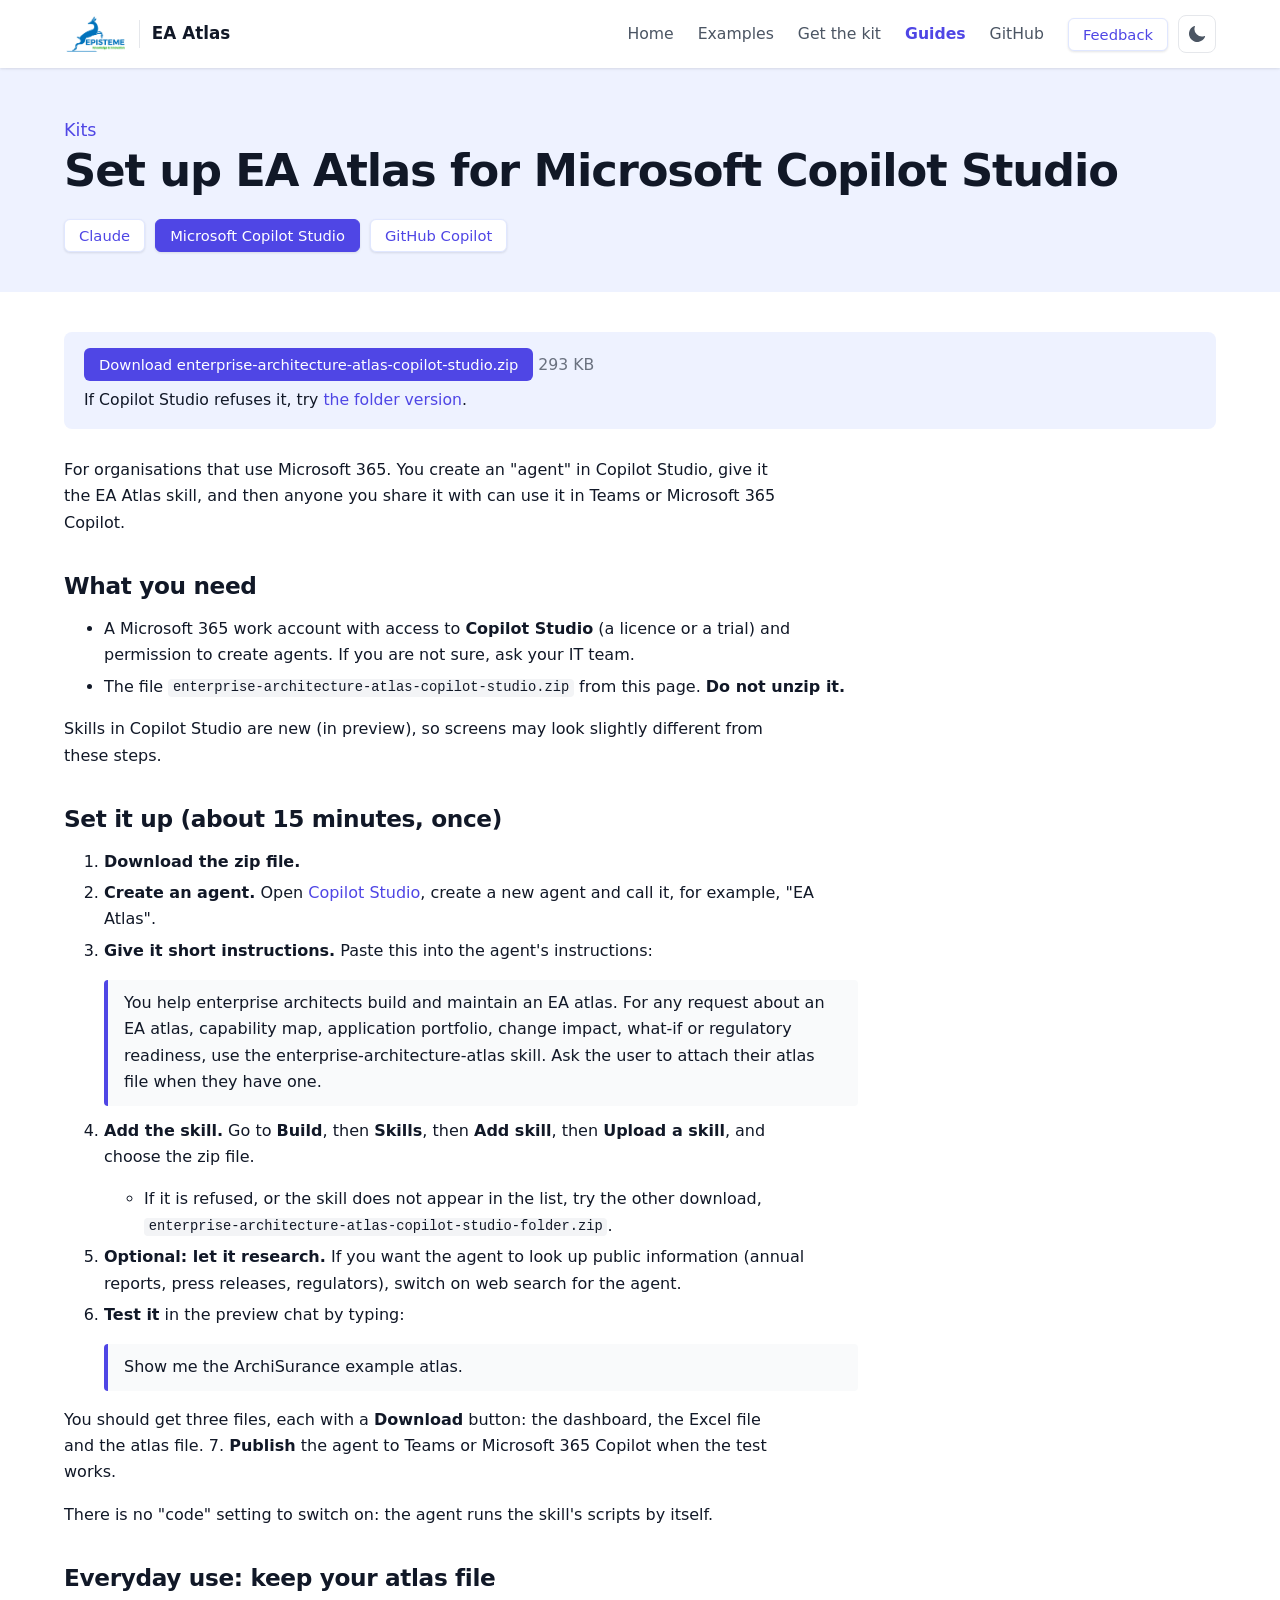
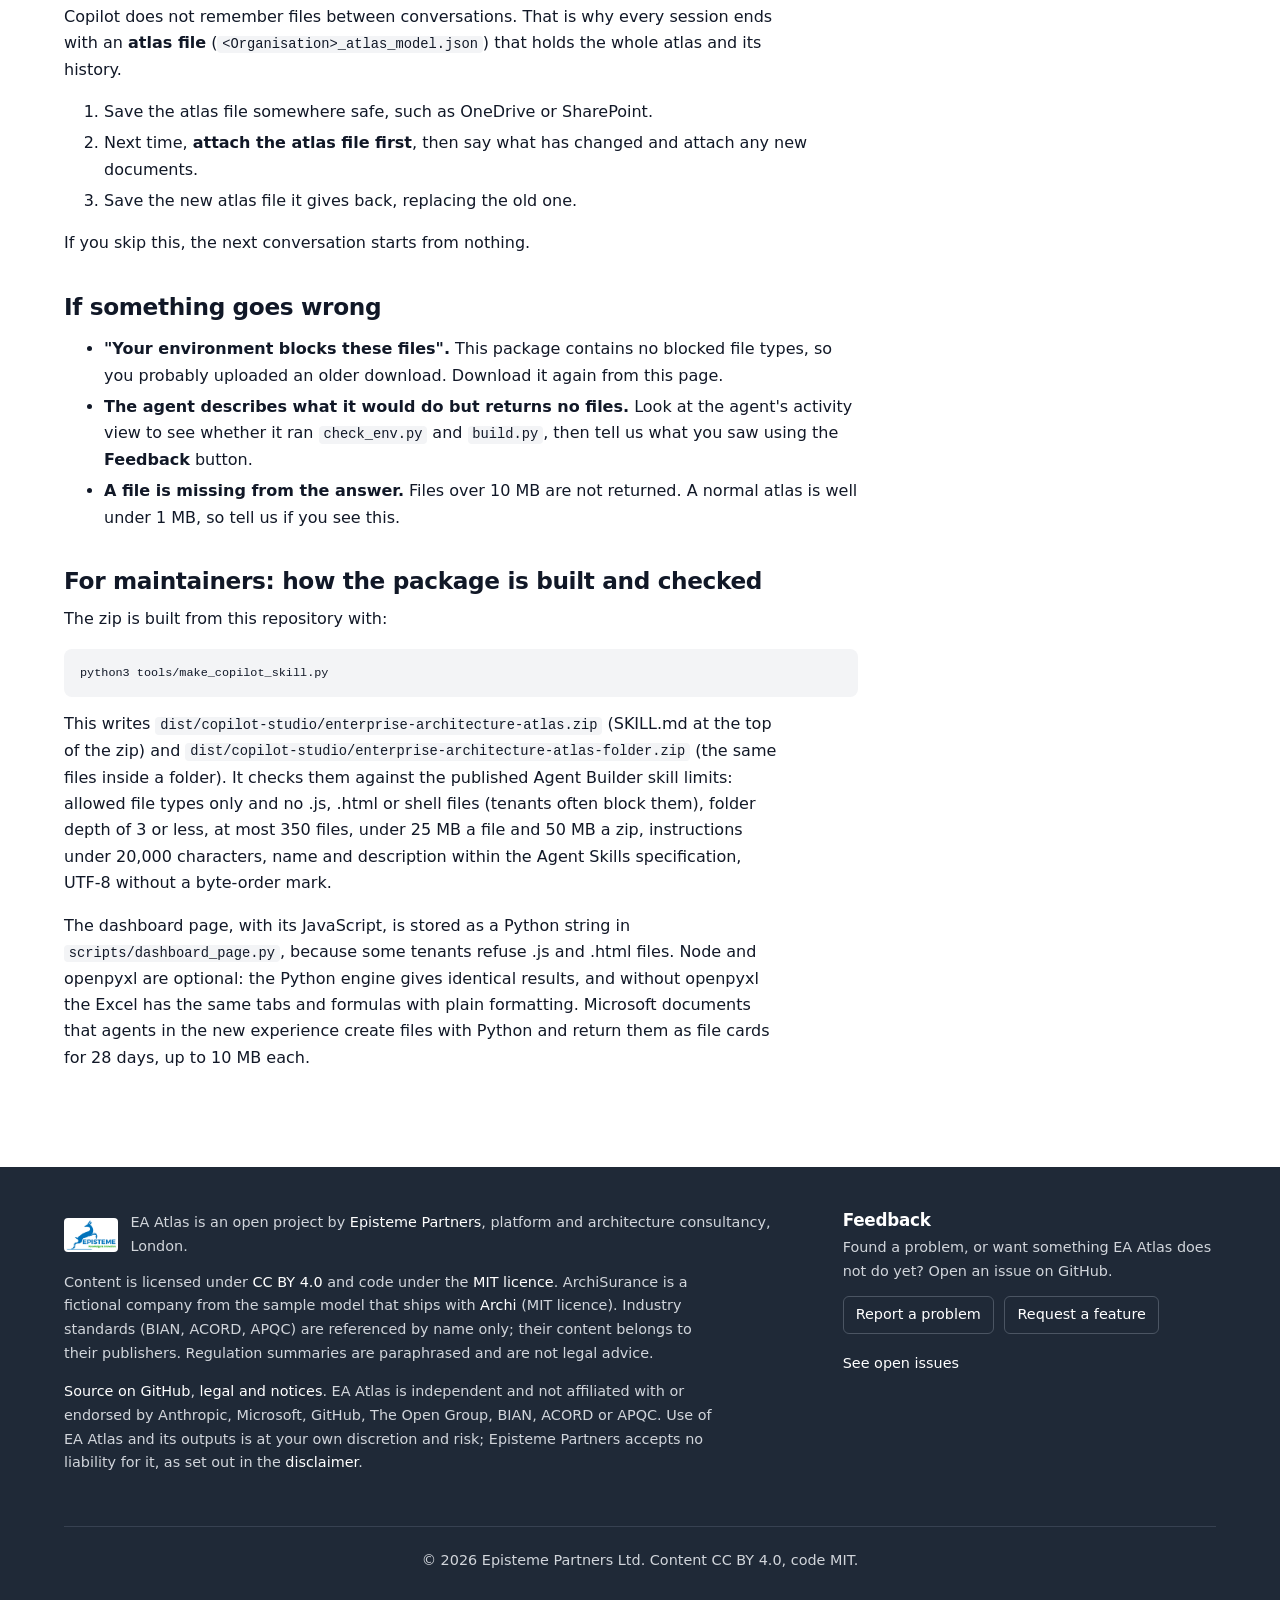
<file: docs/guides/copilot-studio.html>
<!doctype html>
<html lang="en-GB"><head><meta charset="utf-8"><meta name="viewport" content="width=device-width,initial-scale=1">
<title>Microsoft Copilot Studio setup, EA Atlas</title><meta name="description" content="How to install and use EA Atlas with Microsoft Copilot Studio.">
<link rel="stylesheet" href="../assets/style.css">
<script>try{var t=localStorage.getItem('ea-atlas-theme');if(t)document.documentElement.dataset.theme=t}catch(e){}</script>
</head><body>
<header class="top"><div class="wrap"><a class="mark" href="../index.html"><img src="../assets/episteme-logo.png" alt="Episteme Partners" width="69" height="42"><span>EA Atlas</span></a><nav aria-label="Main"><a href="../index.html">Home</a><a href="../examples/index.html">Examples</a><a href="../index.html#kits">Get the kit</a><a href="../guides/claude.html" aria-current="page">Guides</a><a href="https://github.com/apisteme/ea-atlas">GitHub</a></nav>
<div class="tools"><a class="btn small fb" href="https://github.com/apisteme/ea-atlas/issues/new/choose" title="Report an issue or request a feature on GitHub">Feedback</a>
<button class="iconbtn" type="button" id="theme" aria-label="Switch between light and dark theme" title="Switch theme">
<svg class="i-moon" viewBox="0 0 24 24" width="20" height="20" aria-hidden="true"><path fill="currentColor" d="M21 14.5A9 9 0 0 1 9.5 3a.6.6 0 0 0-.8-.7A10 10 0 1 0 21.7 15.3a.6.6 0 0 0-.7-.8z"/></svg>
<svg class="i-sun" viewBox="0 0 24 24" width="20" height="20" aria-hidden="true"><circle cx="12" cy="12" r="4.5" fill="currentColor"/><g stroke="currentColor" stroke-width="2" stroke-linecap="round"><path d="M12 2v2M12 20v2M2 12h2M20 12h2M4.9 4.9l1.4 1.4M17.7 17.7l1.4 1.4M4.9 19.1l1.4-1.4M17.7 6.3l1.4-1.4"/></g></svg>
</button></div></div></header>
<main><div class="pagehead"><div class="wrap"><p class="crumb"><a href="../index.html#kits">Kits</a></p><h1>Set up EA Atlas for Microsoft Copilot Studio</h1>
<div class="kitnav"><a class="btn small" href="claude.html">Claude</a><a class="btn small" href="copilot-studio.html" aria-current=page>Microsoft Copilot Studio</a><a class="btn small" href="github-copilot.html">GitHub Copilot</a></div></div></div>
<div class="wrap page"><div class="callout"><p><a class="btn primary small" href="../downloads/enterprise-architecture-atlas-copilot-studio.zip" download>Download enterprise-architecture-atlas-copilot-studio.zip</a> <span class="muted">293 KB</span></p><p>If Copilot Studio refuses it, try <a href='../downloads/enterprise-architecture-atlas-copilot-studio-folder.zip' download>the folder version</a>.</p></div>
<div class="prose">
<p>For organisations that use Microsoft 365. You create an "agent" in Copilot Studio, give it the EA Atlas skill, and then anyone you share it with can use it in Teams or Microsoft 365 Copilot.</p>
<h2>What you need</h2>
<ul>
<li>A Microsoft 365 work account with access to <strong>Copilot Studio</strong> (a licence or a trial) and permission to create agents. If you are not sure, ask your IT team.</li>
<li>The file <code>enterprise-architecture-atlas-copilot-studio.zip</code> from this page. <strong>Do not unzip it.</strong></li>
</ul>
<p>Skills in Copilot Studio are new (in preview), so screens may look slightly different from these steps.</p>
<h2>Set it up (about 15 minutes, once)</h2>
<ol>
<li><strong>Download the zip file.</strong></li>
<li><strong>Create an agent.</strong> Open <a href="https://copilotstudio.microsoft.com">Copilot Studio</a>, create a new agent and call it, for example, "EA Atlas".</li>
<li>
<p><strong>Give it short instructions.</strong> Paste this into the agent's instructions:</p>
<blockquote>
<p>You help enterprise architects build and maintain an EA atlas. For any request about an EA atlas, capability map, application portfolio, change impact, what-if or regulatory readiness, use the enterprise-architecture-atlas skill. Ask the user to attach their atlas file when they have one.</p>
</blockquote>
</li>
<li>
<p><strong>Add the skill.</strong> Go to <strong>Build</strong>, then <strong>Skills</strong>, then <strong>Add skill</strong>, then <strong>Upload a skill</strong>, and choose the zip file.</p>
<ul>
<li>If it is refused, or the skill does not appear in the list, try the other download, <code>enterprise-architecture-atlas-copilot-studio-folder.zip</code>.</li>
</ul>
</li>
<li><strong>Optional: let it research.</strong> If you want the agent to look up public information (annual reports, press releases, regulators), switch on web search for the agent.</li>
<li>
<p><strong>Test it</strong> in the preview chat by typing:</p>
<blockquote>
<p>Show me the ArchiSurance example atlas.</p>
</blockquote>
</li>
</ol>
<p>You should get three files, each with a <strong>Download</strong> button: the dashboard, the Excel file and the atlas file.
7. <strong>Publish</strong> the agent to Teams or Microsoft 365 Copilot when the test works.</p>
<p>There is no "code" setting to switch on: the agent runs the skill's scripts by itself.</p>
<h2>Everyday use: keep your atlas file</h2>
<p>Copilot does not remember files between conversations. That is why every session ends with an <strong>atlas file</strong> (<code>&lt;Organisation&gt;_atlas_model.json</code>) that holds the whole atlas and its history.</p>
<ol>
<li>Save the atlas file somewhere safe, such as OneDrive or SharePoint.</li>
<li>Next time, <strong>attach the atlas file first</strong>, then say what has changed and attach any new documents.</li>
<li>Save the new atlas file it gives back, replacing the old one.</li>
</ol>
<p>If you skip this, the next conversation starts from nothing.</p>
<h2>If something goes wrong</h2>
<ul>
<li><strong>"Your environment blocks these files".</strong> This package contains no blocked file types, so you probably uploaded an older download. Download it again from this page.</li>
<li><strong>The agent describes what it would do but returns no files.</strong> Look at the agent's activity view to see whether it ran <code>check_env.py</code> and <code>build.py</code>, then tell us what you saw using the <strong>Feedback</strong> button.</li>
<li><strong>A file is missing from the answer.</strong> Files over 10 MB are not returned. A normal atlas is well under 1 MB, so tell us if you see this.</li>
</ul>
<h2>For maintainers: how the package is built and checked</h2>
<p>The zip is built from this repository with:</p>
<pre><code class="language-bash">python3 tools/make_copilot_skill.py
</code></pre>
<p>This writes <code>dist/copilot-studio/enterprise-architecture-atlas.zip</code> (SKILL.md at the top of the zip) and <code>dist/copilot-studio/enterprise-architecture-atlas-folder.zip</code> (the same files inside a folder). It checks them against the published Agent Builder skill limits: allowed file types only and no .js, .html or shell files (tenants often block them), folder depth of 3 or less, at most 350 files, under 25 MB a file and 50 MB a zip, instructions under 20,000 characters, name and description within the Agent Skills specification, UTF-8 without a byte-order mark.</p>
<p>The dashboard page, with its JavaScript, is stored as a Python string in <code>scripts/dashboard_page.py</code>, because some tenants refuse .js and .html files. Node and openpyxl are optional: the Python engine gives identical results, and without openpyxl the Excel has the same tabs and formulas with plain formatting. Microsoft documents that agents in the new experience create files with Python and return them as file cards for 28 days, up to 10 MB each.</p></div></div></main>
<footer><div class="wrap"><div>
<div class="by"><img src="../assets/episteme-logo.png" alt="" width="56" height="34"><span>EA Atlas is an open project by <a href="https://www.epistemepartners.com">Episteme Partners</a>, platform and architecture consultancy, London.</span></div>
<p>Content is licensed under <a href="https://creativecommons.org/licenses/by/4.0/">CC BY 4.0</a> and code under the <a href="https://github.com/apisteme/ea-atlas/blob/main/LICENSE">MIT licence</a>. ArchiSurance is a fictional company from the sample model that ships with <a href="https://www.archimatetool.com">Archi</a> (MIT licence). Industry standards (BIAN, ACORD, APQC) are referenced by name only; their content belongs to their publishers. Regulation summaries are paraphrased and are not legal advice.</p>
<p><a href="https://github.com/apisteme/ea-atlas">Source on GitHub</a>, <a href="../legal.html">legal and notices</a>. EA Atlas is independent and not affiliated with or endorsed by Anthropic, Microsoft, GitHub, The Open Group, BIAN, ACORD or APQC. Use of EA Atlas and its outputs is at your own discretion and risk; Episteme Partners accepts no liability for it, as set out in the <a href="../legal.html#disclaimer">disclaimer</a>.</p></div><div class="feedback"><h2>Feedback</h2><p>Found a problem, or want something EA Atlas does not do yet? Open an issue on GitHub.</p>
<p><a class="footbtn" href="https://github.com/apisteme/ea-atlas/issues/new?template=bug_report.yml">Report a problem</a> <a class="footbtn" href="https://github.com/apisteme/ea-atlas/issues/new?template=feature_request.yml">Request a feature</a></p>
<p><a href="https://github.com/apisteme/ea-atlas/issues">See open issues</a></p></div>
<p class="copy">&copy; 2026 Episteme Partners Ltd. Content CC BY 4.0, code MIT.</p></div></footer>
<script>document.getElementById('theme').onclick=function(){var r=document.documentElement,d=r.dataset.theme||(matchMedia('(prefers-color-scheme: dark)').matches?'dark':'light'),n=d==='dark'?'light':'dark';r.dataset.theme=n;try{localStorage.setItem('ea-atlas-theme',n)}catch(e){}};</script>
</body></html>
</file>
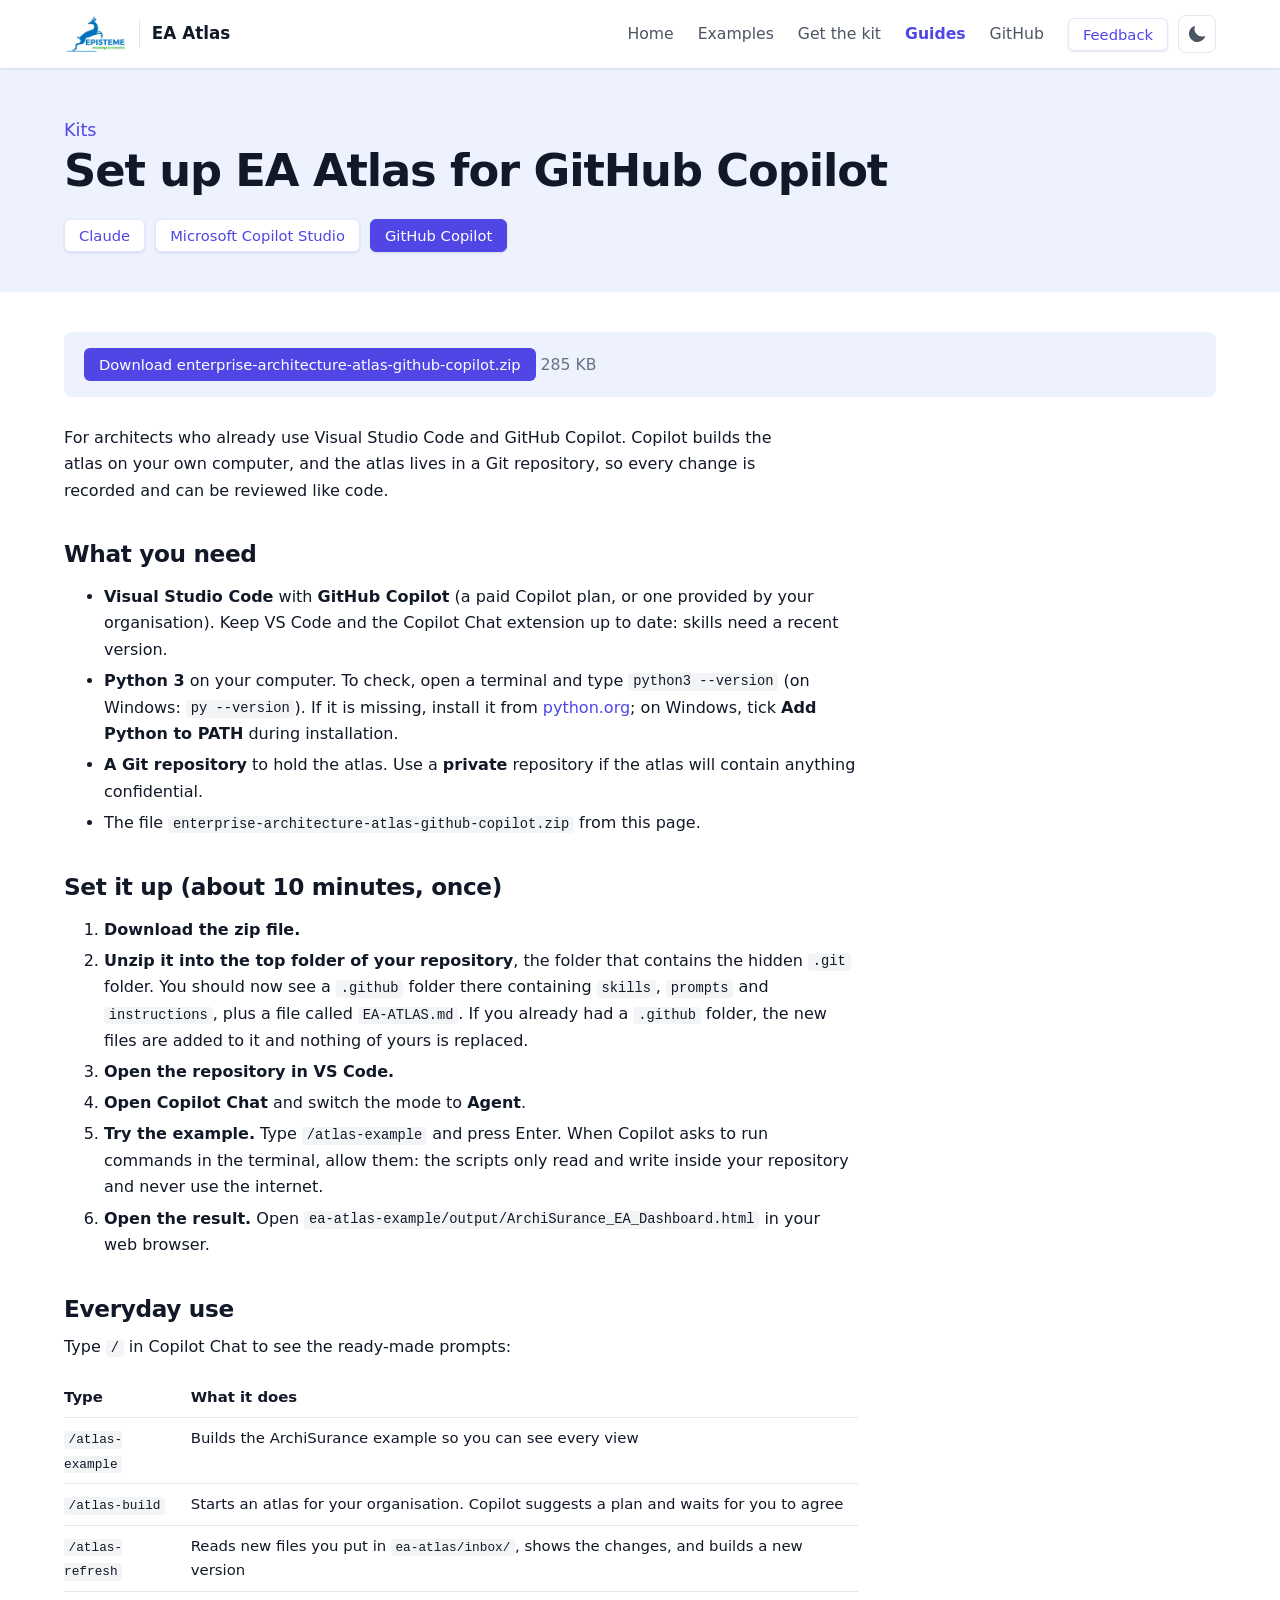
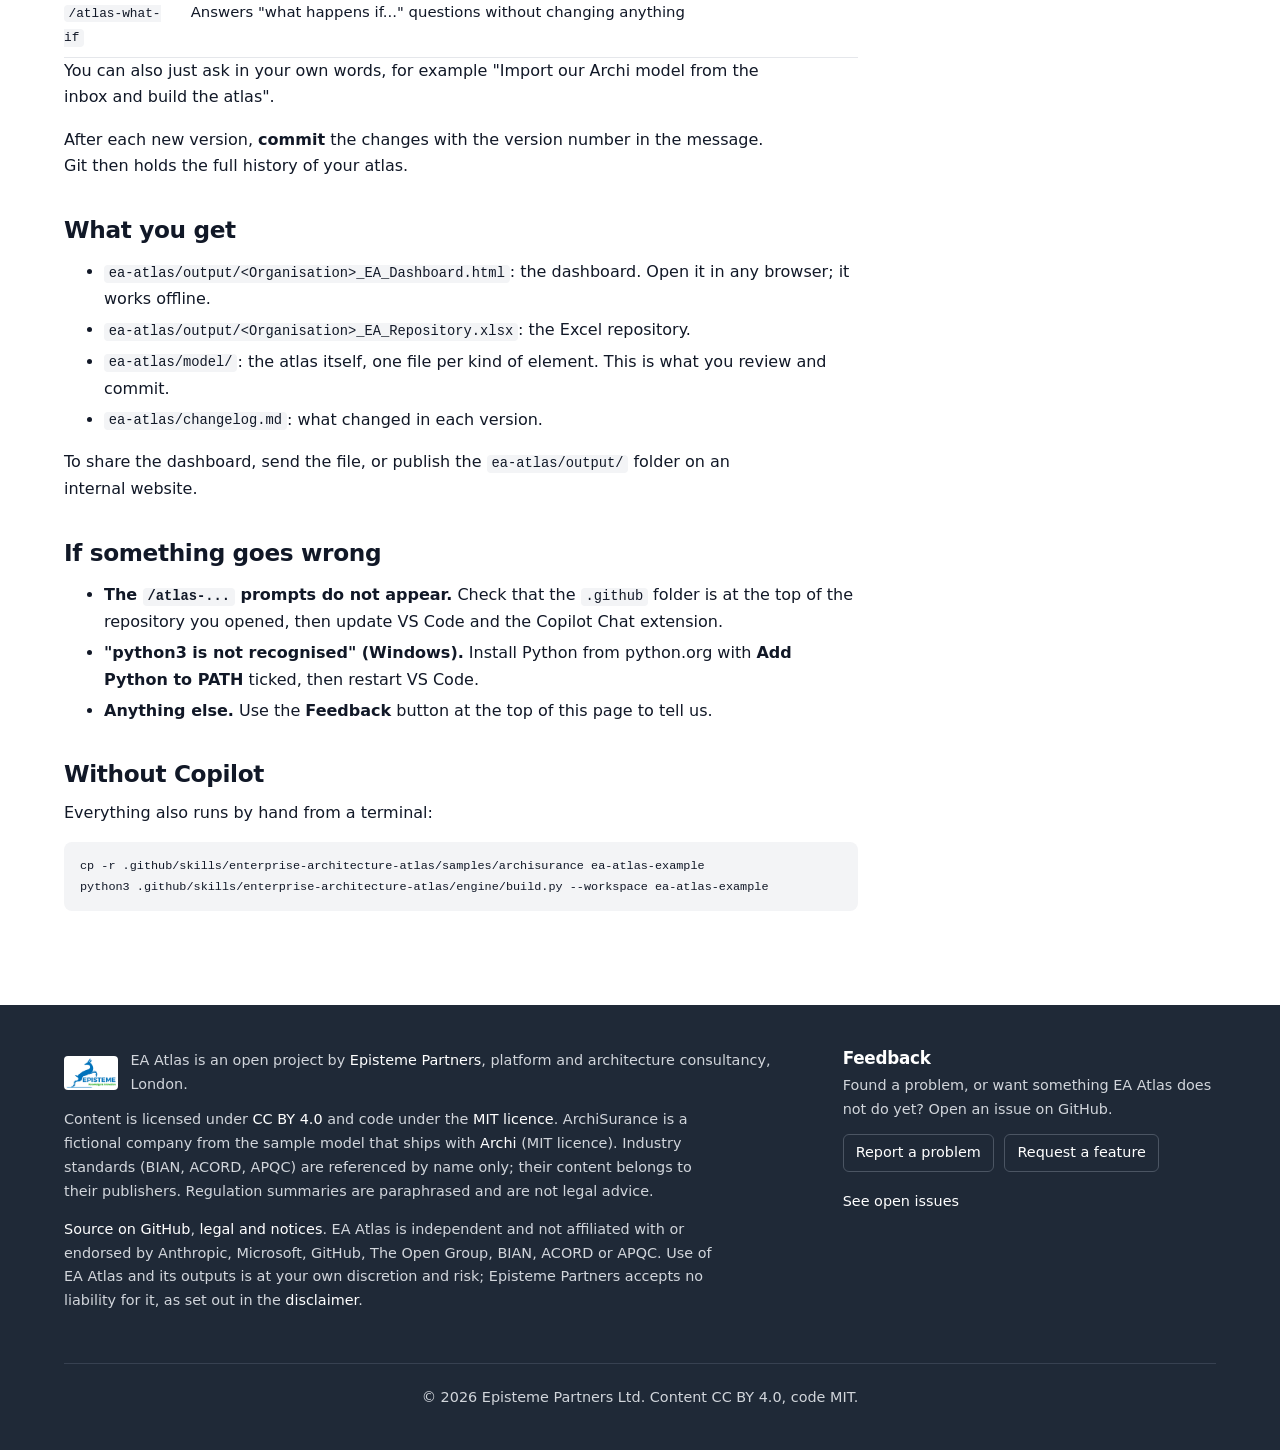
<file: docs/guides/github-copilot.html>
<!doctype html>
<html lang="en-GB"><head><meta charset="utf-8"><meta name="viewport" content="width=device-width,initial-scale=1">
<title>GitHub Copilot setup, EA Atlas</title><meta name="description" content="How to install and use EA Atlas with GitHub Copilot.">
<link rel="stylesheet" href="../assets/style.css">
<script>try{var t=localStorage.getItem('ea-atlas-theme');if(t)document.documentElement.dataset.theme=t}catch(e){}</script>
</head><body>
<header class="top"><div class="wrap"><a class="mark" href="../index.html"><img src="../assets/episteme-logo.png" alt="Episteme Partners" width="69" height="42"><span>EA Atlas</span></a><nav aria-label="Main"><a href="../index.html">Home</a><a href="../examples/index.html">Examples</a><a href="../index.html#kits">Get the kit</a><a href="../guides/claude.html" aria-current="page">Guides</a><a href="https://github.com/apisteme/ea-atlas">GitHub</a></nav>
<div class="tools"><a class="btn small fb" href="https://github.com/apisteme/ea-atlas/issues/new/choose" title="Report an issue or request a feature on GitHub">Feedback</a>
<button class="iconbtn" type="button" id="theme" aria-label="Switch between light and dark theme" title="Switch theme">
<svg class="i-moon" viewBox="0 0 24 24" width="20" height="20" aria-hidden="true"><path fill="currentColor" d="M21 14.5A9 9 0 0 1 9.5 3a.6.6 0 0 0-.8-.7A10 10 0 1 0 21.7 15.3a.6.6 0 0 0-.7-.8z"/></svg>
<svg class="i-sun" viewBox="0 0 24 24" width="20" height="20" aria-hidden="true"><circle cx="12" cy="12" r="4.5" fill="currentColor"/><g stroke="currentColor" stroke-width="2" stroke-linecap="round"><path d="M12 2v2M12 20v2M2 12h2M20 12h2M4.9 4.9l1.4 1.4M17.7 17.7l1.4 1.4M4.9 19.1l1.4-1.4M17.7 6.3l1.4-1.4"/></g></svg>
</button></div></div></header>
<main><div class="pagehead"><div class="wrap"><p class="crumb"><a href="../index.html#kits">Kits</a></p><h1>Set up EA Atlas for GitHub Copilot</h1>
<div class="kitnav"><a class="btn small" href="claude.html">Claude</a><a class="btn small" href="copilot-studio.html">Microsoft Copilot Studio</a><a class="btn small" href="github-copilot.html" aria-current=page>GitHub Copilot</a></div></div></div>
<div class="wrap page"><div class="callout"><p><a class="btn primary small" href="../downloads/enterprise-architecture-atlas-github-copilot.zip" download>Download enterprise-architecture-atlas-github-copilot.zip</a> <span class="muted">285 KB</span></p></div>
<div class="prose">
<p>For architects who already use Visual Studio Code and GitHub Copilot. Copilot builds the atlas on your own computer, and the atlas lives in a Git repository, so every change is recorded and can be reviewed like code.</p>
<h2>What you need</h2>
<ul>
<li><strong>Visual Studio Code</strong> with <strong>GitHub Copilot</strong> (a paid Copilot plan, or one provided by your organisation). Keep VS Code and the Copilot Chat extension up to date: skills need a recent version.</li>
<li><strong>Python 3</strong> on your computer. To check, open a terminal and type <code>python3 --version</code> (on Windows: <code>py --version</code>). If it is missing, install it from <a href="https://www.python.org/downloads/">python.org</a>; on Windows, tick <strong>Add Python to PATH</strong> during installation.</li>
<li><strong>A Git repository</strong> to hold the atlas. Use a <strong>private</strong> repository if the atlas will contain anything confidential.</li>
<li>The file <code>enterprise-architecture-atlas-github-copilot.zip</code> from this page.</li>
</ul>
<h2>Set it up (about 10 minutes, once)</h2>
<ol>
<li><strong>Download the zip file.</strong></li>
<li><strong>Unzip it into the top folder of your repository</strong>, the folder that contains the hidden <code>.git</code> folder. You should now see a <code>.github</code> folder there containing <code>skills</code>, <code>prompts</code> and <code>instructions</code>, plus a file called <code>EA-ATLAS.md</code>. If you already had a <code>.github</code> folder, the new files are added to it and nothing of yours is replaced.</li>
<li><strong>Open the repository in VS Code.</strong></li>
<li><strong>Open Copilot Chat</strong> and switch the mode to <strong>Agent</strong>.</li>
<li><strong>Try the example.</strong> Type <code>/atlas-example</code> and press Enter. When Copilot asks to run commands in the terminal, allow them: the scripts only read and write inside your repository and never use the internet.</li>
<li><strong>Open the result.</strong> Open <code>ea-atlas-example/output/ArchiSurance_EA_Dashboard.html</code> in your web browser.</li>
</ol>
<h2>Everyday use</h2>
<p>Type <code>/</code> in Copilot Chat to see the ready-made prompts:</p>
<table>
<thead>
<tr>
<th>Type</th>
<th>What it does</th>
</tr>
</thead>
<tbody>
<tr>
<td><code>/atlas-example</code></td>
<td>Builds the ArchiSurance example so you can see every view</td>
</tr>
<tr>
<td><code>/atlas-build</code></td>
<td>Starts an atlas for your organisation. Copilot suggests a plan and waits for you to agree</td>
</tr>
<tr>
<td><code>/atlas-refresh</code></td>
<td>Reads new files you put in <code>ea-atlas/inbox/</code>, shows the changes, and builds a new version</td>
</tr>
<tr>
<td><code>/atlas-what-if</code></td>
<td>Answers "what happens if..." questions without changing anything</td>
</tr>
</tbody>
</table>
<p>You can also just ask in your own words, for example "Import our Archi model from the inbox and build the atlas".</p>
<p>After each new version, <strong>commit</strong> the changes with the version number in the message. Git then holds the full history of your atlas.</p>
<h2>What you get</h2>
<ul>
<li><code>ea-atlas/output/&lt;Organisation&gt;_EA_Dashboard.html</code>: the dashboard. Open it in any browser; it works offline.</li>
<li><code>ea-atlas/output/&lt;Organisation&gt;_EA_Repository.xlsx</code>: the Excel repository.</li>
<li><code>ea-atlas/model/</code>: the atlas itself, one file per kind of element. This is what you review and commit.</li>
<li><code>ea-atlas/changelog.md</code>: what changed in each version.</li>
</ul>
<p>To share the dashboard, send the file, or publish the <code>ea-atlas/output/</code> folder on an internal website.</p>
<h2>If something goes wrong</h2>
<ul>
<li><strong>The <code>/atlas-...</code> prompts do not appear.</strong> Check that the <code>.github</code> folder is at the top of the repository you opened, then update VS Code and the Copilot Chat extension.</li>
<li><strong>"python3 is not recognised" (Windows).</strong> Install Python from python.org with <strong>Add Python to PATH</strong> ticked, then restart VS Code.</li>
<li><strong>Anything else.</strong> Use the <strong>Feedback</strong> button at the top of this page to tell us.</li>
</ul>
<h2>Without Copilot</h2>
<p>Everything also runs by hand from a terminal:</p>
<pre><code class="language-bash">cp -r .github/skills/enterprise-architecture-atlas/samples/archisurance ea-atlas-example
python3 .github/skills/enterprise-architecture-atlas/engine/build.py --workspace ea-atlas-example
</code></pre></div></div></main>
<footer><div class="wrap"><div>
<div class="by"><img src="../assets/episteme-logo.png" alt="" width="56" height="34"><span>EA Atlas is an open project by <a href="https://www.epistemepartners.com">Episteme Partners</a>, platform and architecture consultancy, London.</span></div>
<p>Content is licensed under <a href="https://creativecommons.org/licenses/by/4.0/">CC BY 4.0</a> and code under the <a href="https://github.com/apisteme/ea-atlas/blob/main/LICENSE">MIT licence</a>. ArchiSurance is a fictional company from the sample model that ships with <a href="https://www.archimatetool.com">Archi</a> (MIT licence). Industry standards (BIAN, ACORD, APQC) are referenced by name only; their content belongs to their publishers. Regulation summaries are paraphrased and are not legal advice.</p>
<p><a href="https://github.com/apisteme/ea-atlas">Source on GitHub</a>, <a href="../legal.html">legal and notices</a>. EA Atlas is independent and not affiliated with or endorsed by Anthropic, Microsoft, GitHub, The Open Group, BIAN, ACORD or APQC. Use of EA Atlas and its outputs is at your own discretion and risk; Episteme Partners accepts no liability for it, as set out in the <a href="../legal.html#disclaimer">disclaimer</a>.</p></div><div class="feedback"><h2>Feedback</h2><p>Found a problem, or want something EA Atlas does not do yet? Open an issue on GitHub.</p>
<p><a class="footbtn" href="https://github.com/apisteme/ea-atlas/issues/new?template=bug_report.yml">Report a problem</a> <a class="footbtn" href="https://github.com/apisteme/ea-atlas/issues/new?template=feature_request.yml">Request a feature</a></p>
<p><a href="https://github.com/apisteme/ea-atlas/issues">See open issues</a></p></div>
<p class="copy">&copy; 2026 Episteme Partners Ltd. Content CC BY 4.0, code MIT.</p></div></footer>
<script>document.getElementById('theme').onclick=function(){var r=document.documentElement,d=r.dataset.theme||(matchMedia('(prefers-color-scheme: dark)').matches?'dark':'light'),n=d==='dark'?'light':'dark';r.dataset.theme=n;try{localStorage.setItem('ea-atlas-theme',n)}catch(e){}};</script>
</body></html>
</file>
<file: docs/assets/style.css>
/* EA Atlas, an Episteme Partners project. Follows the epistemepartners.com style: white and pale indigo bands,
   system sans, near-black bold headings, indigo accent, white cards with soft shadows, dark slate footer. */
:root{
  --bg:#FFFFFF; --band:#F9FAFB; --hero:#EEF2FF; --card:#FFFFFF;
  --ink:#111827; --ink-2:#4B5563; --ink-3:#6B7280; --rule:#E5E7EB;
  --accent:#4F46E5; --accent-hover:#4338CA; --accent-soft:#E0E7FF; --on-accent:#FFFFFF; --moon:inline; --sun:none;
  --brand-blue:#0072BB; --brand-green:#0FA506;
  --foot:#1F2937; --foot-ink:#D1D5DB;
  --invest:#059669; --tolerate:#2563EB; --migrate:#D97706; --eliminate:#DC2626;
  --tile-ink:#FFFFFF; --code:#F3F4F6; --shadow:0 1px 3px rgba(17,24,39,.08),0 1px 2px rgba(17,24,39,.04);
  --shadow-lg:0 10px 15px -3px rgba(17,24,39,.08),0 4px 6px -4px rgba(17,24,39,.06);
  --sans:ui-sans-serif,system-ui,-apple-system,"Segoe UI",Roboto,"Helvetica Neue",Arial,sans-serif;
  --mono:ui-monospace,SFMono-Regular,Menlo,Consolas,monospace;
  --wrap:1200px;
}
@media (prefers-color-scheme:dark){:root:not([data-theme="light"]){
  --bg:#0F172A; --band:#111827; --hero:#1E1B4B; --card:#1F2937;
  --ink:#F3F4F6; --ink-2:#D1D5DB; --ink-3:#9CA3AF; --rule:#374151;
  --accent:#818CF8; --accent-hover:#A5B4FC; --accent-soft:#312E81; --on-accent:#0F172A; --moon:none; --sun:inline;
  --foot:#030712; --foot-ink:#9CA3AF; --code:#1F2937;
  --invest:#059669; --tolerate:#2563EB; --migrate:#B45309; --eliminate:#B91C1C;
  --shadow:0 1px 3px rgba(0,0,0,.4); --shadow-lg:0 10px 15px -3px rgba(0,0,0,.4); color-scheme:dark;
}}
:root[data-theme="dark"]{
  --bg:#0F172A; --band:#111827; --hero:#1E1B4B; --card:#1F2937;
  --ink:#F3F4F6; --ink-2:#D1D5DB; --ink-3:#9CA3AF; --rule:#374151;
  --accent:#818CF8; --accent-hover:#A5B4FC; --accent-soft:#312E81; --on-accent:#0F172A; --moon:none; --sun:inline;
  --foot:#030712; --foot-ink:#9CA3AF; --code:#1F2937;
  --invest:#059669; --tolerate:#2563EB; --migrate:#B45309; --eliminate:#B91C1C;
  --shadow:0 1px 3px rgba(0,0,0,.4); --shadow-lg:0 10px 15px -3px rgba(0,0,0,.4); color-scheme:dark;
}
*{box-sizing:border-box}
html{-webkit-text-size-adjust:100%;scroll-behavior:smooth}
@media (prefers-reduced-motion:reduce){html{scroll-behavior:auto}}
body{margin:0;background:var(--bg);color:var(--ink);font:400 16px/1.65 var(--sans)}
a{color:var(--accent);text-decoration:none}
a:hover{color:var(--accent-hover);text-decoration:underline;text-underline-offset:3px}
:focus-visible{outline:3px solid var(--accent);outline-offset:2px;border-radius:4px}
h1,h2,h3,h4{line-height:1.15;margin:0 0 .5em;color:var(--ink);text-wrap:balance}
h1{font-size:clamp(2.25rem,5.2vw,3.75rem);font-weight:800;letter-spacing:-.025em}
h2{font-size:clamp(1.65rem,3vw,1.9rem);font-weight:800;letter-spacing:-.015em}
h3{font-size:1.15rem;font-weight:600}
p{margin:0 0 1em;max-width:70ch}
code,pre{font-family:var(--mono);font-size:.86em}
code{background:var(--code);padding:.1em .35em;border-radius:4px}
pre{background:var(--code);padding:14px 16px;border-radius:8px;overflow-x:auto;line-height:1.5}
pre code{background:none;padding:0}
.wrap{max-width:var(--wrap);margin:0 auto;padding-left:max(24px,env(safe-area-inset-left,0px));padding-right:max(24px,env(safe-area-inset-right,0px))}
@media (max-width:600px){.wrap{padding-left:max(16px,env(safe-area-inset-left,0px));padding-right:max(16px,env(safe-area-inset-right,0px))}}

/* header */
.top{background:var(--bg);box-shadow:var(--shadow);position:sticky;top:0;z-index:20}
.top .wrap{display:flex;align-items:center;gap:24px;min-height:68px;flex-wrap:wrap}
.mark{display:flex;align-items:center;gap:12px;color:var(--ink);font-weight:700;font-size:1.05rem}
.mark:hover{text-decoration:none;color:var(--ink)}
.mark img{height:40px;width:auto;display:block;background:#fff;border-radius:4px;padding:2px}
.mark span{border-left:1px solid var(--rule);padding-left:12px}
.top nav{display:flex;gap:24px;margin-left:auto;flex-wrap:wrap}
.top nav a{color:var(--ink-2);font-size:.98rem}
.top nav a:hover{color:var(--ink);text-decoration:none}
.top nav a[aria-current="page"]{color:var(--accent);font-weight:600}
.top .tools{display:flex;align-items:center;gap:10px}
.iconbtn{display:inline-grid;place-items:center;width:38px;height:38px;border-radius:8px;border:1px solid var(--rule);background:var(--card);color:var(--ink-2);cursor:pointer}
.iconbtn:hover{color:var(--accent);border-color:var(--accent)}
.i-moon{display:var(--moon)} .i-sun{display:var(--sun)}
@media (max-width:640px){.top nav{gap:16px;margin-left:0;width:100%;padding-bottom:10px;order:3}.top .tools{margin-left:auto;order:2}.top{position:static}}

/* hero: pale indigo band, centred, two-tone headline as on epistemepartners.com */
.hero{background:var(--hero);padding-block:76px 64px;text-align:center}
.hero h1{max-width:20ch;margin:0 auto}
.hero h1 span{display:block;color:var(--accent)}
.hero .lede{font-size:1.2rem;color:var(--ink-3);max-width:62ch;margin:20px auto 0}
.actions{display:flex;gap:12px;flex-wrap:wrap;margin-top:28px}
.hero .actions{justify-content:center}
.btn{display:inline-flex;align-items:center;gap:8px;font:500 1rem var(--sans);padding:10px 20px;border-radius:6px;border:1px solid transparent;cursor:pointer}
.btn.primary{background:var(--accent);color:var(--on-accent)}
.btn.primary:hover{background:var(--accent-hover);color:var(--on-accent);text-decoration:none}
.btn:not(.primary){background:var(--card);color:var(--accent);border-color:var(--accent-soft);box-shadow:var(--shadow)}
.btn:not(.primary):hover{border-color:var(--accent);text-decoration:none}
.btn.small{padding:7px 14px;font-size:.92rem}

/* the capability map */
.wide{max-width:1440px;margin:0 auto;padding-left:max(24px,env(safe-area-inset-left,0px));padding-right:max(24px,env(safe-area-inset-right,0px));padding-bottom:64px}
@media (max-width:600px){.wide{padding-left:12px;padding-right:12px;padding-bottom:40px}}
.plate{margin:-32px 0 0;background:var(--card);border-radius:12px;box-shadow:var(--shadow-lg);padding:24px 24px 18px;border:1px solid var(--rule);position:relative}
.plate-head{display:flex;justify-content:space-between;gap:16px;flex-wrap:wrap;align-items:baseline}
.plate-head h2{font-size:1.1rem;font-weight:700;margin:0}
.plate-head p{font-size:.92rem;color:var(--ink-3);margin:0;max-width:64ch}
.map{display:grid;grid-template-columns:repeat(auto-fill,minmax(112px,1fr));gap:14px 10px;margin-top:18px}
.dom{min-width:0}
.dom h3{font-size:.8rem;font-weight:700;line-height:1.25;margin:0 0 6px;min-height:2.5em}
.dom .tiles{display:flex;flex-direction:column;gap:3px}
.tile{display:block;font-size:.75rem;font-weight:500;line-height:1.25;color:var(--tile-ink);padding:6px 7px;border-radius:4px;min-height:30px}
.tile:hover{color:var(--tile-ink);text-decoration:none;outline:2px solid var(--ink);outline-offset:1px}
.t-Invest{background:var(--invest)} .t-Tolerate{background:var(--tolerate)} .t-Migrate{background:var(--migrate)} .t-Eliminate{background:var(--eliminate)}
.t-Gap{background:repeating-linear-gradient(135deg,transparent 0 5px,var(--rule) 5px 6px);color:var(--ink-2);border:1px dashed var(--ink-3)}
.t-Gap:hover{color:var(--ink)}
.legend{display:flex;gap:16px;flex-wrap:wrap;font-size:.84rem;color:var(--ink-3);margin-top:16px}
.legend span{display:inline-flex;align-items:center;gap:6px}
.legend i{width:14px;height:14px;border-radius:3px;display:inline-block}
@media (max-width:600px){.map{grid-template-columns:1fr 1fr}.plate{padding:16px 14px 12px;margin-top:-24px}}

/* bands: alternate white and grey, centred section heading with a subtitle */
section.band{padding-block:80px}
section.band:nth-of-type(odd){background:var(--band)}
.band > .wrap > h2{text-align:center}
.band > .wrap > h2 + p{text-align:center;color:var(--ink-3);font-size:1.1rem;margin:0 auto 8px}
.muted{color:var(--ink-3)}
.intro{display:grid;grid-template-columns:minmax(0,5fr) minmax(0,6fr);gap:48px;align-items:start}
.intro h2{text-align:left}
@media (max-width:860px){.intro{grid-template-columns:1fr;gap:24px}}
.facts{display:grid;grid-template-columns:1fr 1fr;gap:16px;margin:0;padding:0;list-style:none}
@media (max-width:600px){.facts{grid-template-columns:1fr}}
.facts li{background:var(--card);border-radius:8px;box-shadow:var(--shadow);padding:16px 18px;font-size:.95rem;color:var(--ink-2);border:1px solid var(--rule)}
.facts b{display:block;color:var(--accent);font-weight:600;font-size:1.02rem;margin-bottom:4px}

/* flow: a real sequence, so it is numbered */
.flow{list-style:none;padding:0;margin:40px 0 0;display:grid;grid-template-columns:repeat(4,minmax(0,1fr));gap:20px;counter-reset:s}
@media (max-width:900px){.flow{grid-template-columns:1fr 1fr}}
@media (max-width:520px){.flow{grid-template-columns:1fr}}
.flow li{counter-increment:s;background:var(--card);border-radius:8px;box-shadow:var(--shadow);border:1px solid var(--rule);padding:22px 20px 18px;text-align:center}
.flow li::before{content:counter(s);display:inline-grid;place-items:center;width:40px;height:40px;border-radius:50%;background:var(--accent-soft);color:var(--accent);font-weight:700;margin-bottom:12px}
.flow h3{margin-bottom:.4em}
.flow p{font-size:.95rem;color:var(--ink-3);margin:0 auto}

/* tables */
.tbl{width:100%;border-collapse:collapse;font-size:.95rem;margin:28px 0 0;background:var(--card);border-radius:8px;overflow:hidden;box-shadow:var(--shadow)}
.tbl th,.tbl td{text-align:left;padding:12px 16px;border-bottom:1px solid var(--rule);vertical-align:top}
.tbl th{font-weight:600;color:var(--ink-3);font-size:.85rem;background:var(--band)}
.tbl tr:last-child td{border-bottom:0}
.tbl td:first-child{font-weight:600;white-space:nowrap}
@media (max-width:700px){.tbl td:first-child{white-space:normal}}
.scroll{overflow-x:auto}
.views{color:var(--ink-2)}
.tags{display:grid;grid-template-columns:repeat(4,minmax(0,1fr));gap:16px;margin:28px 0 0;padding:0;list-style:none}
@media (max-width:860px){.tags{grid-template-columns:1fr 1fr}}
.tags li{background:var(--card);border-radius:8px;box-shadow:var(--shadow);border:1px solid var(--rule);border-top:4px solid var(--c);padding:14px 16px;font-size:.92rem;color:var(--ink-3)}
.tags b{display:block;color:var(--ink);font-weight:600}
.note{font-size:.95rem;color:var(--ink-3);margin:22px auto 0;text-align:center}

/* outputs */
.outs{display:grid;grid-template-columns:minmax(0,7fr) minmax(0,4fr);gap:40px;margin-top:36px;align-items:start}
@media (max-width:900px){.outs{grid-template-columns:1fr}}
.shots{display:grid;gap:16px}
.shot{margin:0}
.shot img{width:100%;max-width:100%;height:auto;display:block;border-radius:8px;box-shadow:var(--shadow-lg);border:1px solid var(--rule);background:#fff}
.shot figcaption{font-size:.86rem;color:var(--ink-3);margin-top:8px}
.shots.three{grid-template-columns:1fr 1fr}
.shots.three .shot:first-child{grid-column:1/-1}
.outlist{list-style:none;padding:0;margin:0;display:grid;gap:14px}
.outlist li{background:var(--card);border-radius:8px;box-shadow:var(--shadow);border:1px solid var(--rule);padding:16px 18px}
.outlist b{color:var(--accent);font-weight:600;display:block;margin-bottom:2px}
.outlist span{font-size:.94rem;color:var(--ink-2)}

/* kits */
.kits{display:grid;grid-template-columns:repeat(3,minmax(0,1fr));gap:24px;margin-top:36px}
@media (max-width:960px){.kits{grid-template-columns:1fr}}
.kit{background:var(--card);border-radius:10px;box-shadow:var(--shadow);border:1px solid var(--rule);padding:26px 24px;display:flex;flex-direction:column}
.kit h3{font-size:1.25rem;text-align:center}
.kit .for{font-size:.95rem;color:var(--ink-3);text-align:center}
.kit dl{margin:8px 0 20px;font-size:.93rem;flex:1}
.kit dt{font-weight:600;color:var(--ink);margin-top:12px}
.kit dd{margin:2px 0 0;color:var(--ink-2)}
.kit .actions{margin-top:auto;justify-content:center}

/* contact band, as on epistemepartners.com */
.contact{text-align:center}
.contact .actions{justify-content:center}

/* examples */
.gallery{display:grid;grid-template-columns:repeat(auto-fill,minmax(340px,1fr));gap:28px;margin-top:36px;align-items:start}
@media (max-width:420px){.gallery{grid-template-columns:1fr}}
.ex{background:var(--card);border-radius:10px;overflow:hidden;box-shadow:var(--shadow);border:1px solid var(--rule);display:flex;flex-direction:column}
.ex .thumb{display:block;aspect-ratio:1208/755;max-width:100%;overflow:hidden;border-bottom:1px solid var(--rule);background:var(--band)}
.ex .thumb img{width:100%;height:100%;object-fit:cover;object-position:top left;display:block}
.ex .body{padding:20px 22px 22px;display:flex;flex-direction:column;gap:6px;flex:1}
.ex h2{font-size:1.35rem;margin:0}
.ex h2 a{color:var(--ink)}
.ex .meta{font-size:.88rem;color:var(--accent);font-weight:500}
.ex p{font-size:.95rem;color:var(--ink-3);margin:4px 0 8px}
.stats{display:flex;gap:20px;flex-wrap:wrap;font-size:.84rem;color:var(--ink-3);margin:0 0 14px;padding:0;list-style:none}
.stats b{font-size:1.25rem;color:var(--ink);display:block;line-height:1.1;font-variant-numeric:tabular-nums}
.ex .actions{margin-top:auto}
.ex.own{border-style:dashed;box-shadow:none;background:transparent}

.viewgrid{display:grid;grid-template-columns:repeat(auto-fill,minmax(250px,1fr));gap:24px;margin-top:24px}
.viewgrid a{color:var(--ink);display:block;background:var(--card);border-radius:8px;box-shadow:var(--shadow);border:1px solid var(--rule);overflow:hidden}
.viewgrid a:hover{text-decoration:none;box-shadow:var(--shadow-lg)}
.viewgrid a:hover h3{color:var(--accent)}
.viewgrid img{width:100%;max-width:100%;aspect-ratio:1208/755;object-fit:cover;object-position:top left;display:block;border-bottom:1px solid var(--rule);background:#fff}
.viewgrid h3{font-size:1rem;margin:12px 14px 2px}
.viewgrid p{font-size:.88rem;color:var(--ink-3);margin:0 14px 14px}
.dl{list-style:none;padding:0;margin:16px 0 0;background:var(--card);border-radius:8px;box-shadow:var(--shadow);border:1px solid var(--rule)}
.dl li{display:flex;justify-content:space-between;gap:16px;flex-wrap:wrap;padding:12px 16px;border-bottom:1px solid var(--rule);font-size:.95rem}
.dl li:last-child{border-bottom:0}
.dl li span{color:var(--ink-3)}
.crumb{font-size:.92rem;margin:0 0 8px}
.pagehead{background:var(--hero);padding-block:48px 40px}
.pagehead h1{font-size:clamp(2rem,4vw,2.8rem)}
.pagehead p{color:var(--ink-3);font-size:1.1rem;margin:0}
.page{padding-block:40px 80px}
.prose{max-width:78ch}
.prose h2{margin-top:1.6em;font-size:1.45rem}
.prose h3{margin-top:1.3em}
.prose table{border-collapse:collapse;width:100%;font-size:.93rem;display:block;overflow-x:auto}
.prose th,.prose td{text-align:left;border-bottom:1px solid var(--rule);padding:8px 12px 8px 0;vertical-align:top}
.prose li{margin-bottom:.3em}
.callout{background:var(--hero);border-radius:8px;padding:16px 20px;margin:0 0 28px;font-size:.98rem}
.callout p{margin:0 0 .4em}
.callout p:last-child{margin:0}
.kitnav{display:flex;gap:10px;flex-wrap:wrap;margin:20px 0 0}
.kitnav a[aria-current="page"]{background:var(--accent);color:var(--on-accent);border-color:var(--accent)}

/* footer: dark slate, as on epistemepartners.com */
footer{background:var(--foot);color:var(--foot-ink);padding-block:44px;font-size:.9rem}
footer .wrap{display:grid;grid-template-columns:2fr 1fr;gap:32px}
@media (max-width:760px){footer .wrap{grid-template-columns:1fr}}
footer p{max-width:72ch}
footer a{color:#fff}
footer .copy{grid-column:1/-1;text-align:center;border-top:1px solid #374151;padding-top:22px;margin:4px 0 0;max-width:none}
footer .by{display:flex;align-items:center;gap:12px;margin-bottom:12px}
footer .by img{height:34px;background:#fff;border-radius:4px;padding:2px}
@media (prefers-reduced-motion:no-preference){
  .plate .tile{animation:rise .45s both;animation-delay:calc(var(--i)*10ms)}
  @keyframes rise{from{opacity:.001;transform:translateY(4px)}to{opacity:1;transform:none}}
}

/* brief it like a colleague */
.brief{background:var(--hero)!important}
.brief-grid{display:grid;grid-template-columns:minmax(0,1fr) minmax(0,1fr);gap:56px;align-items:center}
@media (max-width:900px){.brief-grid{grid-template-columns:1fr;gap:32px}}
.brief h2{text-align:left!important}
.big{font-size:clamp(1.25rem,2.2vw,1.55rem);line-height:1.45;color:var(--ink);font-weight:500;max-width:34ch}
.big.strong{font-weight:700;color:var(--accent);border-left:4px solid var(--accent);padding-left:16px}
.chat{margin:0;background:var(--card);border-radius:12px;box-shadow:var(--shadow-lg);border:1px solid var(--rule);padding:20px;display:flex;flex-direction:column;gap:12px;min-width:0}
.msg{max-width:88%;padding:10px 14px;border-radius:12px;font-size:.95rem;line-height:1.5}
.msg b{display:block;font-size:.78rem;font-weight:600;margin-bottom:2px;opacity:.85}
.msg.you{align-self:flex-end;background:var(--accent);color:var(--on-accent);border-bottom-right-radius:4px}
.msg.ai{align-self:flex-start;background:var(--band);color:var(--ink);border:1px solid var(--rule);border-bottom-left-radius:4px}
.chat figcaption{font-size:.82rem;color:var(--ink-3);margin-top:4px}

/* start with nothing, feed it anything */
.twin{display:grid;grid-template-columns:1fr 1fr;gap:24px;margin-top:36px}
@media (max-width:900px){.twin{grid-template-columns:1fr}}
.panel{background:var(--card);border-radius:10px;box-shadow:var(--shadow);border:1px solid var(--rule);padding:26px 26px 20px;min-width:0}
.panel h3{color:var(--accent);font-size:1.25rem}
.panel p{color:var(--ink-2)}
.panel .small{font-size:.9rem;color:var(--ink-3);margin:16px 0 0}
.chips{list-style:none;padding:0;margin:14px 0 0;display:flex;flex-wrap:wrap;gap:8px}
.chips li{background:var(--accent-soft);color:var(--ink);border-radius:999px;padding:5px 12px;font-size:.86rem;font-weight:500}

/* footer feedback */
footer .feedback h2{color:#fff;font-size:1.05rem;margin:0 0 6px}
footer .feedback p{margin:0 0 12px}
.footbtn{display:inline-block;border:1px solid #4B5563;border-radius:6px;padding:6px 12px;margin:0 6px 6px 0;color:#fff}
.footbtn:hover{border-color:#9CA3AF;text-decoration:none;color:#fff}

/* recommended kit */
.kit{position:relative}
.kit.recommended{border:2px solid var(--accent);box-shadow:var(--shadow-lg)}
.badge{position:absolute;top:-13px;left:50%;transform:translateX(-50%);background:var(--accent);color:var(--on-accent);font-size:.8rem;font-weight:600;padding:3px 12px;border-radius:999px;white-space:nowrap}
.prose blockquote{margin:12px 0;padding:10px 16px;background:var(--band);border-left:4px solid var(--accent);border-radius:4px}
.prose blockquote p{margin:0}
.prose > p:first-child strong{color:var(--accent)}
</file>
